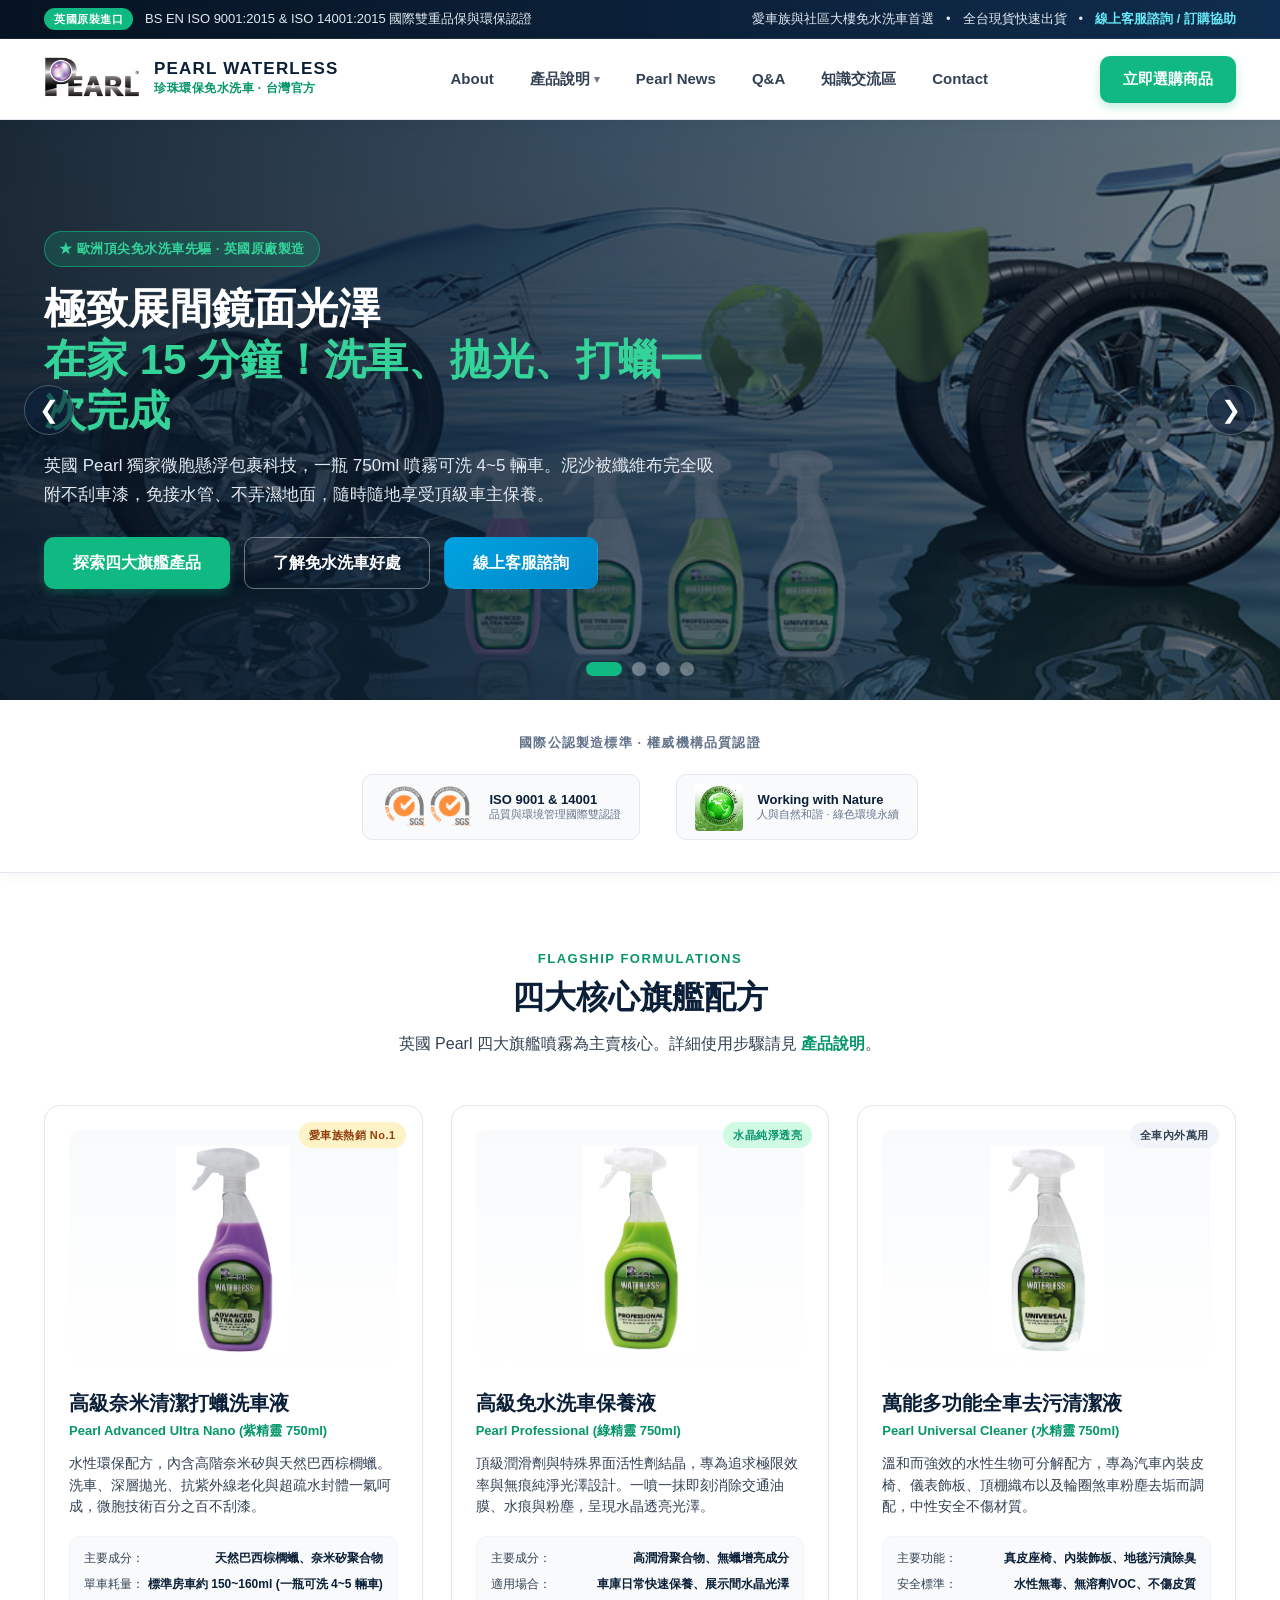
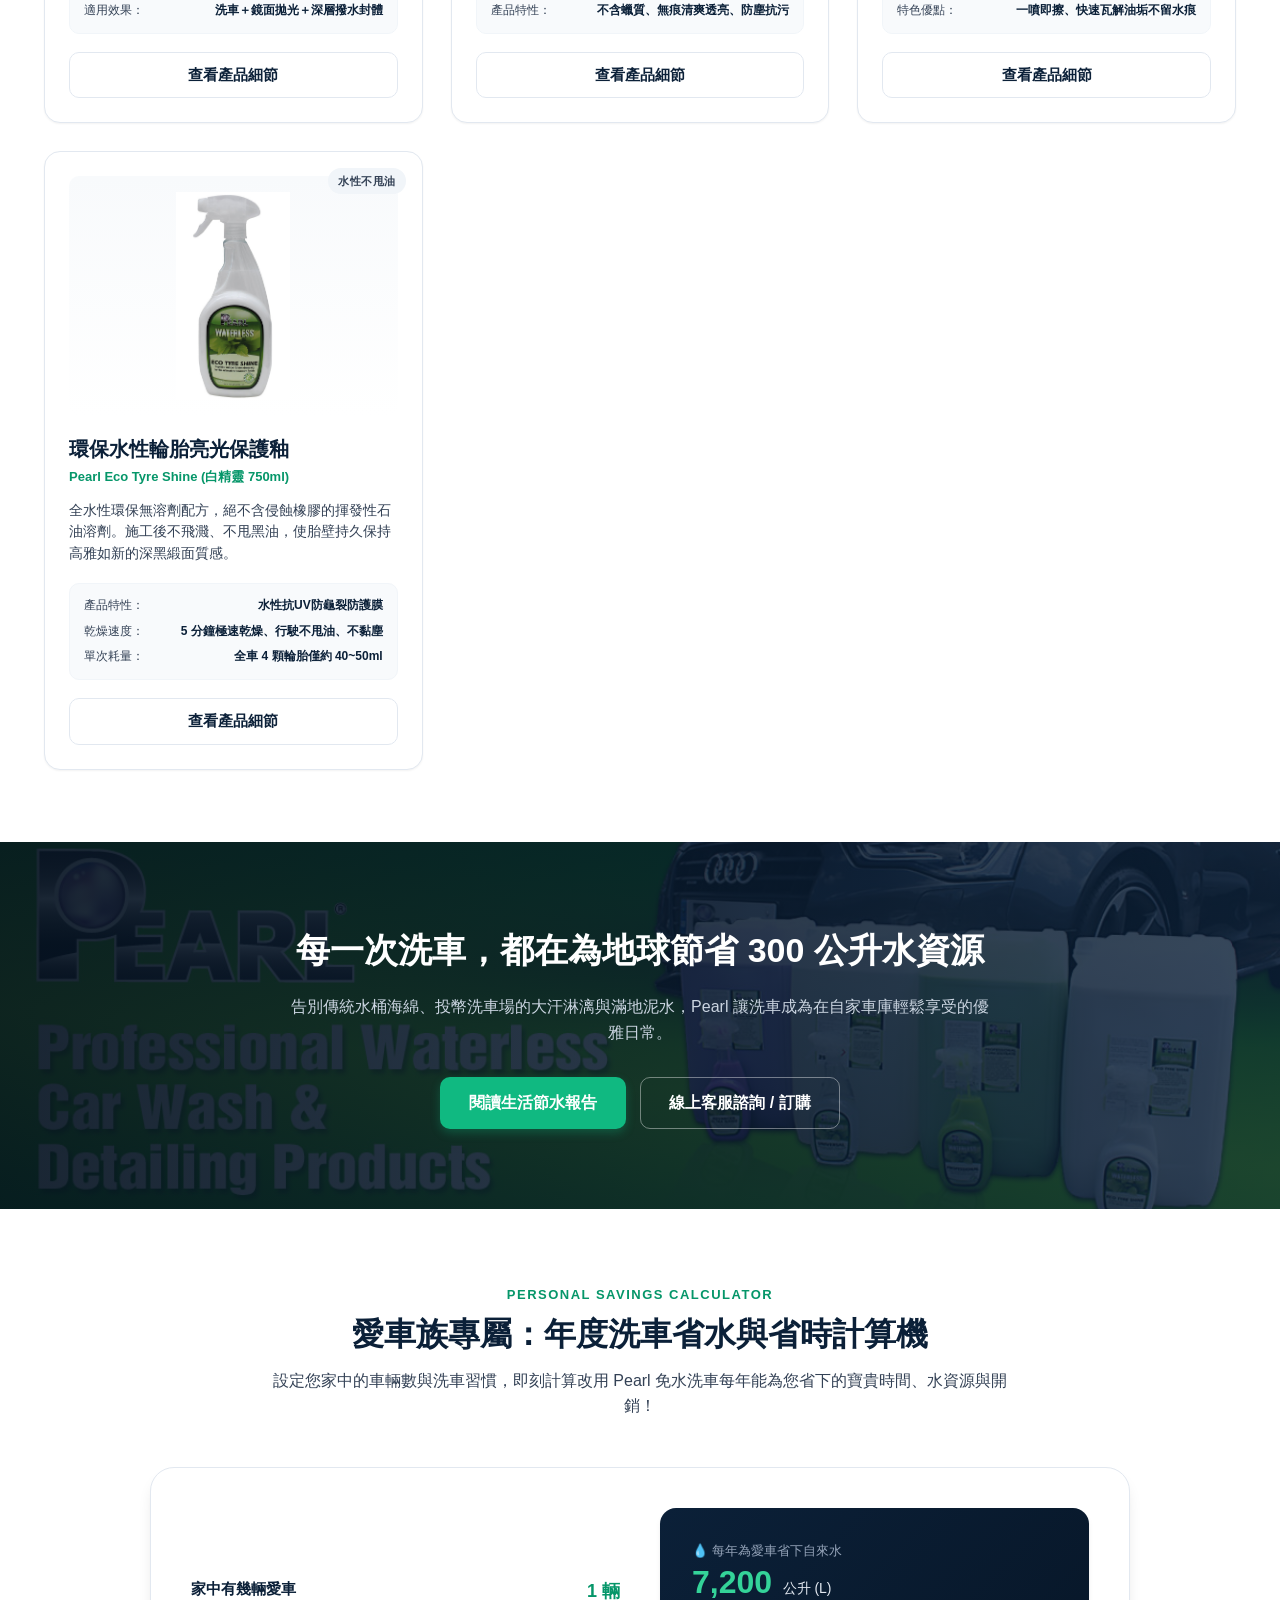
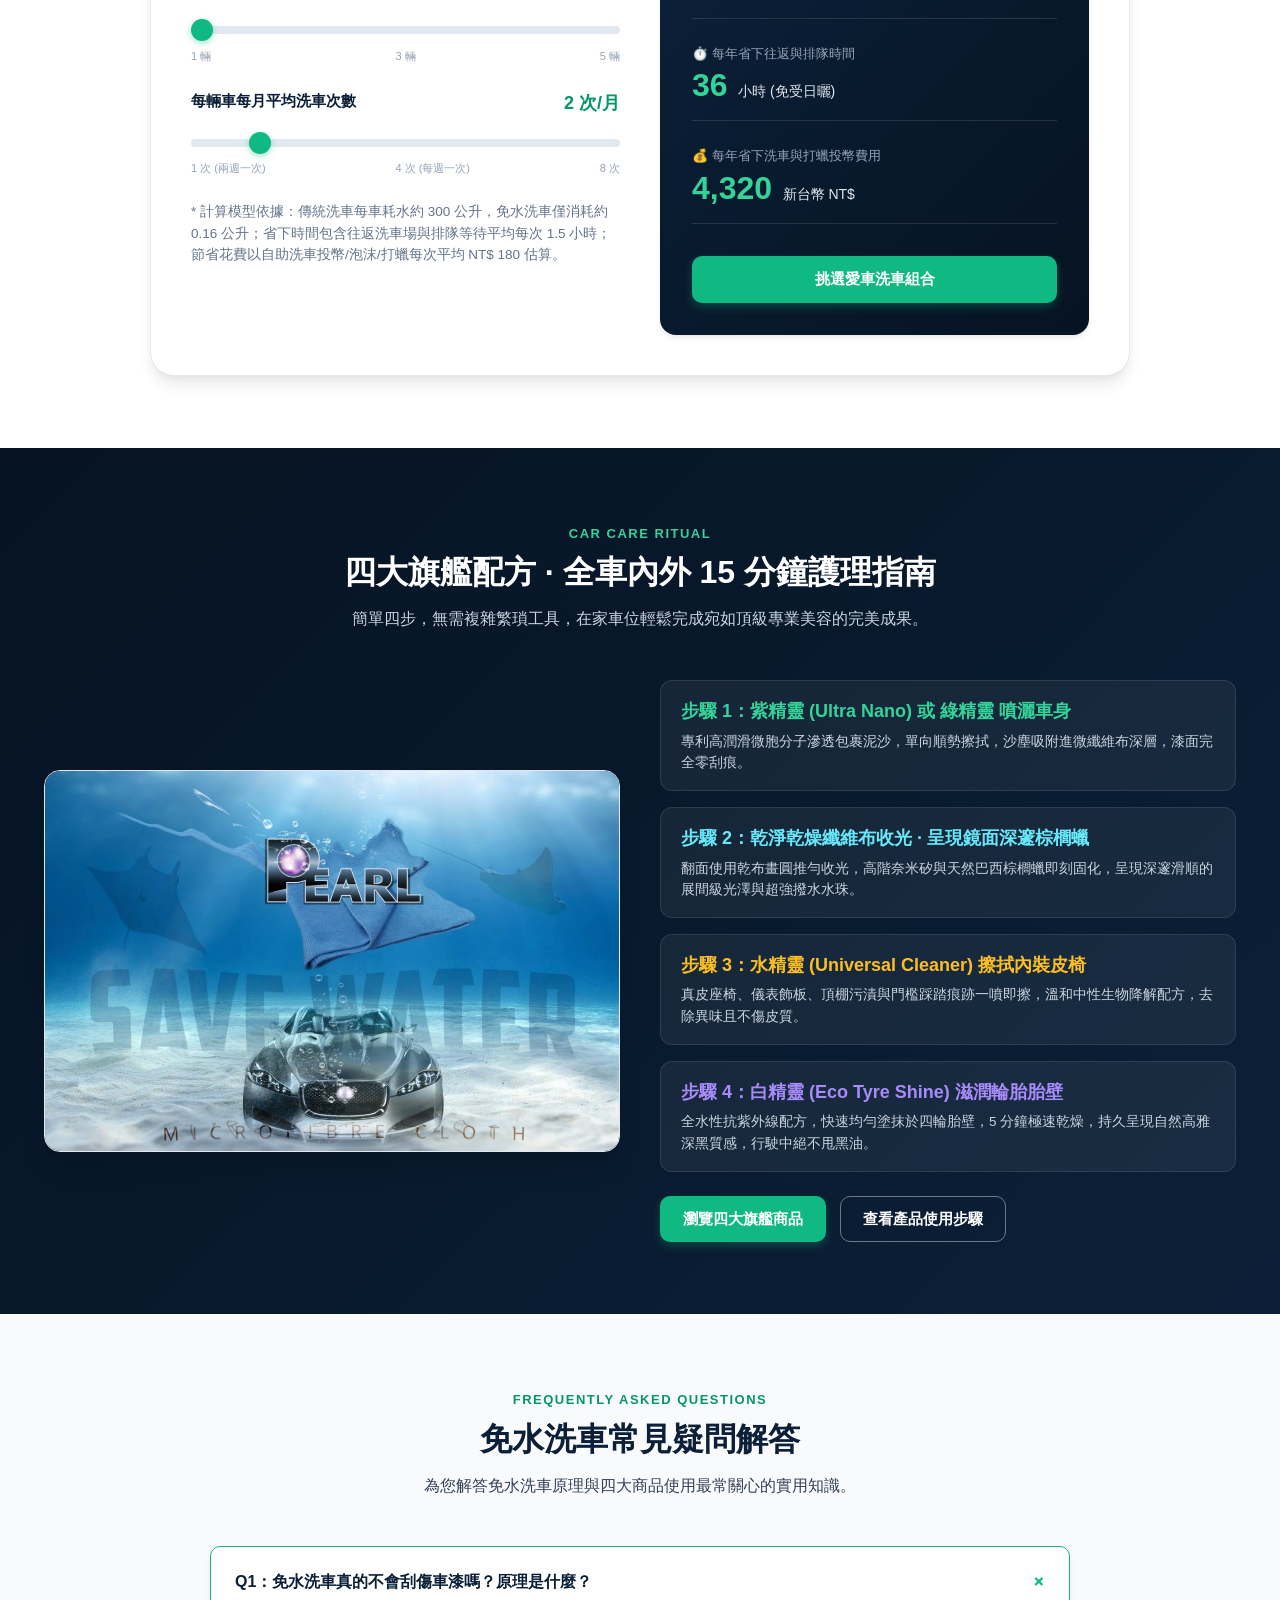
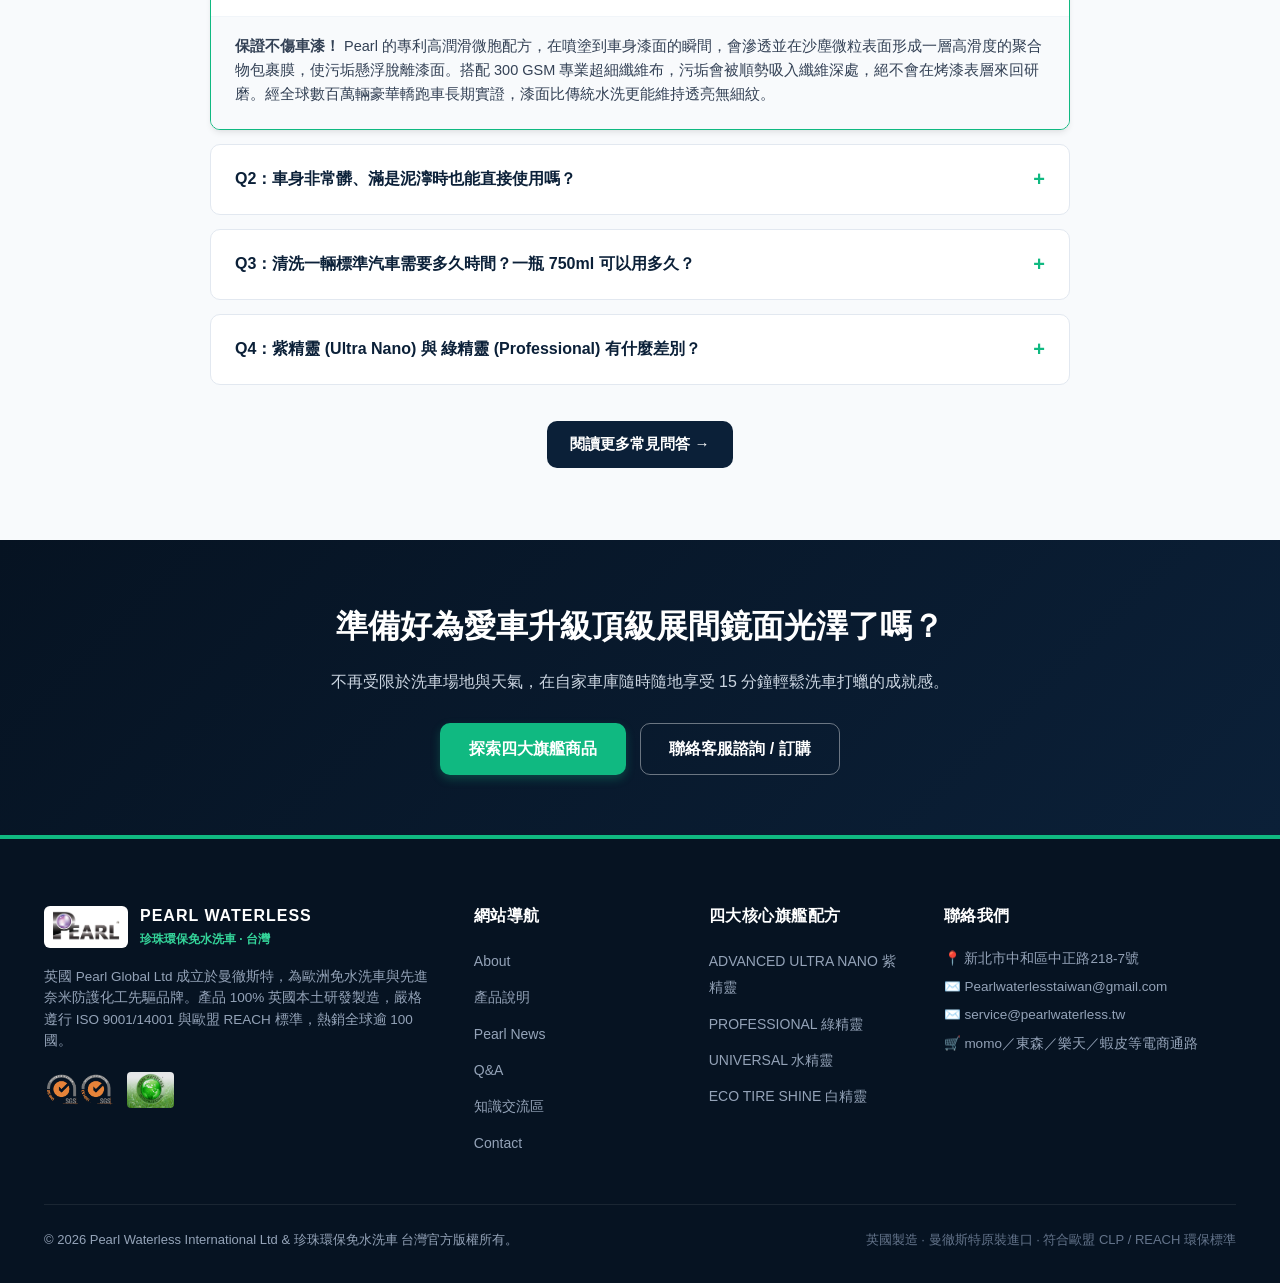
<file: index.html>
<!DOCTYPE html>
<html lang="zh-Hant">
<head>
  <meta charset="UTF-8">
  <meta name="viewport" content="width=device-width, initial-scale=1.0">
  <title>Pearl 珍珠環保免水洗車｜英國原裝進口·在家15分鐘極致展間光澤</title>
  <meta name="description" content="英國 Pearl Global Ltd 官方授權繁體中文站。歐洲領先免水洗車技術、天然巴西棕櫚蠟洗車液。四大核心旗艦配方，一噴一擦不傷車漆，室內車庫隨時隨地清潔打蠟。">
  <link rel="icon" type="image/png" href="assets/images/favicon-16x16.png">
  <link rel="stylesheet" href="style.css">
</head>
<body>

  <!-- 頂部通知公告列 -->
  <div class="top-bar">
    <div class="container">
      <div class="top-bar-left">
        <span class="top-bar-badge">英國原裝進口</span>
        <span>BS EN ISO 9001:2015 &amp; ISO 14001:2015 國際雙重品保與環保認證</span>
      </div>
      <div class="top-bar-right">
        <span>愛車族與社區大樓免水洗車首選</span>
        <span>•</span>
        <span>全台現貨快速出貨</span>
        <span>•</span>
        <a href="contact.html">線上客服諮詢 / 訂購協助</a>
      </div>
    </div>
  </div>

  <!-- 主導航欄 (Header) -->
  <header class="header">
    <div class="container nav-wrap">
      <a href="index.html" class="brand-logo">
        <img src="assets/images/pearlwaterlesslogo.png" alt="Pearl Waterless 珍珠環保免水洗車" class="brand-logo-img">
        <div class="brand-info">
          <span class="brand-text-en">PEARL WATERLESS</span>
          <span class="brand-text-zh">珍珠環保免水洗車 · 台灣官方</span>
        </div>
      </a>

      <nav>
        <ul class="nav-links">
          <li><a href="about.html">About</a></li>
          <li class="nav-item-dropdown">
            <a href="products.html" class="dropdown-toggle">產品說明 <span class="dropdown-caret">▾</span></a>
            <ul class="dropdown-menu">
              <li><a href="products.html#ultra-nano">ADVANCED ULTRA NANO 紫精靈</a></li>
              <li><a href="products.html#professional">PROFESSIONAL 綠精靈</a></li>
              <li><a href="products.html#universal">UNIVERSAL 水精靈</a></li>
              <li><a href="products.html#tyreshine">ECO TIRE SHINE 白精靈</a></li>
              <li><a href="products.html#pro-cloth">Pearl Pro 超細纖維布</a></li>
            </ul>
          </li>
          <li><a href="news.html">Pearl News</a></li>
          <li><a href="faq.html">Q&amp;A</a></li>
          <li><a href="knowledge.html">知識交流區</a></li>
          <li><a href="contact.html">Contact</a></li>
        </ul>
      </nav>

      <div class="nav-actions">
        <a href="products.html" class="btn btn-primary">立即選購商品</a>
        <button class="mobile-menu-btn" aria-label="切換選單">☰</button>
      </div>
    </div>
  </header>

  <!-- 響應式自動輪播主橫幅 (Hero Banner Slider) -->
  <section class="slider-container" aria-label="全幅精選橫幅">
    <div class="slider-wrapper">

      <!-- 投影片 1: 品牌主視覺 -->
      <div class="slide active" style="background-image: url('assets/images/pearlsliderfeb.jpg');">
        <div class="slide-overlay">
          <div class="container">
            <div class="slide-content">
              <span class="slide-tag">★ 歐洲頂尖免水洗車先驅 · 英國原廠製造</span>
              <h1 class="slide-title">
                極致展間鏡面光澤<br>
                <span>在家 15 分鐘！洗車、拋光、打蠟一次完成</span>
              </h1>
              <p class="slide-desc">
                英國 Pearl 獨家微胞懸浮包裹科技，一瓶 750ml 噴霧可洗 4~5 輛車。泥沙被纖維布完全吸附不刮車漆，免接水管、不弄濕地面，隨時隨地享受頂級車主保養。
              </p>
              <div class="slide-buttons">
                <a href="products.html" class="btn btn-primary" style="padding: 12px 28px; font-size: 16px;">探索四大旗艦產品</a>
                <a href="eco-technology.html" class="btn btn-outline" style="padding: 12px 28px; font-size: 16px;">了解免水洗車好處</a>
                <a href="contact.html" class="btn btn-accent" style="padding: 12px 28px; font-size: 16px;">線上客服諮詢</a>
              </div>
            </div>
          </div>
        </div>
      </div>

      <!-- 投影片 2: 都會公寓大樓住戶專用 -->
      <div class="slide" style="background-image: url('assets/images/pearl-waterless-car-wash-mobile-detailing-solutions-1.jpg');">
        <div class="slide-overlay">
          <div class="container">
            <div class="slide-content">
              <span class="slide-tag">◆ 社區大樓與地下停車位最佳首選</span>
              <h2 class="slide-title">
                告別大太陽下排隊洗車<br>
                <span>室內車位隨噴即亮 · 地面乾爽不積水</span>
              </h2>
              <p class="slide-desc">
                專為沒有戶外水龍頭、怕被管委會檢舉排污的大樓住戶設計。不產生任何泥水泡沫，單人輕鬆在地下室車位完成全車清潔與深層棕櫚蠟護理。
              </p>
              <div class="slide-buttons">
                <a href="products.html" class="btn btn-primary" style="padding: 12px 28px; font-size: 16px;">查看商品細節</a>
                <a href="faq.html" class="btn btn-outline" style="padding: 12px 28px; font-size: 16px;">常見問答 FAQ</a>
              </div>
            </div>
          </div>
        </div>
      </div>

      <!-- 投影片 3: 四大核心旗艦配方 -->
      <div class="slide" style="background-image: url('assets/images/Pearl-Global-Ltd-Waterless-Auto-Care-Protective-Solutions.jpg');">
        <div class="slide-overlay">
          <div class="container">
            <div class="slide-content">
              <span class="slide-tag">⚡ 英國原廠四大核心旗艦配方</span>
              <h2 class="slide-title">
                全車內外極致護理<br>
                <span>外觀洗車打蠟 · 內裝萬能去污 · 輪胎深黑亮光</span>
              </h2>
              <p class="slide-desc">
                紫精靈深層打蠟撥水、綠精靈快速透亮除油膜、水精靈內裝皮革去污、白精靈輪胎亮澤不甩油。四大旗艦配方全面呵護愛車。
              </p>
              <div class="slide-buttons">
                <a href="products.html" class="btn btn-primary" style="padding: 12px 28px; font-size: 16px;">探索四大配方</a>
                <a href="contact.html" class="btn btn-outline" style="padding: 12px 28px; font-size: 16px;">聯絡客服諮詢</a>
              </div>
            </div>
          </div>
        </div>
      </div>

      <!-- 投影片 4: 車主好評推薦 -->
      <div class="slide" style="background-image: url('assets/images/newwaterlessslider2.jpg');">
        <div class="slide-overlay">
          <div class="container">
            <div class="slide-content">
              <span class="slide-tag">🌿 車主好評熱推 · 新手零門檻</span>
              <h2 class="slide-title">
                頂級巴西棕櫚蠟深層滋養<br>
                <span>一噴一擦一收光 · 車身如鏡晶亮透黑</span>
              </h2>
              <p class="slide-desc">
                天然植物棕櫚蠟與高潤滑分子滋養車漆，金油層持久防護，雨天水珠自然飛散，隨時維持剛出美容工坊的透亮深邃質感。
              </p>
              <div class="slide-buttons">
                <a href="products.html" class="btn btn-primary" style="padding: 12px 28px; font-size: 16px;">瀏覽商品目錄</a>
                <a href="contact.html" class="btn btn-outline" style="padding: 12px 28px; font-size: 16px;">聯絡客服諮詢</a>
              </div>
            </div>
          </div>
        </div>
      </div>

    </div>

    <!-- 輪播左右切換按鈕 -->
    <button class="slider-arrow slider-prev" aria-label="上一張投影片">&#10094;</button>
    <button class="slider-arrow slider-next" aria-label="下一張投影片">&#10095;</button>

    <!-- 輪播圓點指示器 -->
    <div class="slider-dots"></div>
  </section>

  <!-- 國際權威認證橫條 (Accreditations Strip) -->
  <section class="accreditations">
    <div class="container">
      <div class="accreditations-title">國際公認製造標準 · 權威機構品質認證</div>
      <div class="accreditations-grid">
        <div class="accreditation-card">
          <img src="assets/images/iso9001-14001-lightnew.png" alt="ISO 9001 &amp; ISO 14001 Certified" class="accreditation-img">
          <div class="accreditation-card-text">
            ISO 9001 &amp; 14001
            <small>品質與環境管理國際雙認證</small>
          </div>
        </div>
        <div class="accreditation-card">
          <img src="assets/images/Pearl-Waterless-International-working-in-harmony-with-nature.jpg" alt="Harmony with Nature" class="accreditation-img" style="border-radius: 4px; object-fit: cover; width: 48px;">
          <div class="accreditation-card-text">
            Working with Nature
            <small>人與自然和諧 · 綠色環境永續</small>
          </div>
        </div>
      </div>
    </div>
  </section>

  <!-- 四大核心旗艦配方 (Flagship Core Formulations) -->
  <section class="section" id="flagship-products">
    <div class="container">
      <div class="section-header">
        <span class="section-eyebrow">Flagship Formulations</span>
        <h2 class="section-title">四大核心旗艦配方</h2>
        <p class="section-subtitle">
          英國 Pearl 四大旗艦噴霧為主賣核心。詳細使用步驟請見 <a href="products.html" style="color:var(--accent-emerald-dark);font-weight:700;">產品說明</a>。
        </p>
      </div>

      <div class="products-grid">

        <!-- 產品 1: Advanced Ultra Nano (紫精靈) -->
        <div class="product-card">
          <span class="product-card-tag tag-hot">愛車族熱銷 No.1</span>
          <div class="product-img-wrap">
            <img src="assets/images/NANO.jpg" alt="Pearl Advanced Ultra Nano" class="product-img">
          </div>
          <h3>高級奈米清潔打蠟洗車液</h3>
          <div class="product-en-name">Pearl Advanced Ultra Nano (紫精靈 750ml)</div>
          <p>
            水性環保配方，內含高階奈米矽與天然巴西棕櫚蠟。洗車、深層拋光、抗紫外線老化與超疏水封體一氣呵成，微胞技術百分之百不刮漆。
          </p>
          <div class="product-specs">
            <span>主要成分：<b>天然巴西棕櫚蠟、奈米矽聚合物</b></span>
            <span>單車耗量：<b>標準房車約 150~160ml (一瓶可洗 4~5 輛車)</b></span>
            <span>適用效果：<b>洗車＋鏡面拋光＋深層撥水封體</b></span>
          </div>
          <a href="products.html#ultra-nano" class="btn btn-outline-dark" style="width: 100%;">查看產品細節</a>
        </div>

        <!-- 產品 2: Pearl Professional (綠精靈) -->
        <div class="product-card">
          <span class="product-card-tag tag-emerald">水晶純淨透亮</span>
          <div class="product-img-wrap">
            <img src="assets/images/P1A.jpg" alt="Pearl Professional Green" class="product-img">
          </div>
          <h3>高級免水洗車保養液</h3>
          <div class="product-en-name">Pearl Professional (綠精靈 750ml)</div>
          <p>
            頂級潤滑劑與特殊界面活性劑結晶，專為追求極限效率與無痕純淨光澤設計。一噴一抹即刻消除交通油膜、水痕與粉塵，呈現水晶透亮光澤。
          </p>
          <div class="product-specs">
            <span>主要成分：<b>高潤滑聚合物、無蠟增亮成分</b></span>
            <span>適用場合：<b>車庫日常快速保養、展示間水晶光澤</b></span>
            <span>產品特性：<b>不含蠟質、無痕清爽透亮、防塵抗污</b></span>
          </div>
          <a href="products.html#professional" class="btn btn-outline-dark" style="width: 100%;">查看產品細節</a>
        </div>

        <!-- 產品 3: Universal Cleaner (水精靈) -->
        <div class="product-card">
          <span class="product-card-tag">全車內外萬用</span>
          <div class="product-img-wrap">
            <img src="assets/images/U12.jpg" alt="Pearl Universal Cleaner" class="product-img">
          </div>
          <h3>萬能多功能全車去污清潔液</h3>
          <div class="product-en-name">Pearl Universal Cleaner (水精靈 750ml)</div>
          <p>
            溫和而強效的水性生物可分解配方，專為汽車內裝皮椅、儀表飾板、頂棚織布以及輪圈煞車粉塵去垢而調配，中性安全不傷材質。
          </p>
          <div class="product-specs">
            <span>主要功能：<b>真皮座椅、內裝飾板、地毯污漬除臭</b></span>
            <span>安全標準：<b>水性無毒、無溶劑VOC、不傷皮質</b></span>
            <span>特色優點：<b>一噴即擦、快速瓦解油垢不留水痕</b></span>
          </div>
          <a href="products.html#universal" class="btn btn-outline-dark" style="width: 100%;">查看產品細節</a>
        </div>

        <!-- 產品 4: Eco Tyre Shine (白精靈) -->
        <div class="product-card">
          <span class="product-card-tag">水性不甩油</span>
          <div class="product-img-wrap">
            <img src="assets/images/EC1.jpg" alt="Pearl Eco Tyre Shine" class="product-img">
          </div>
          <h3>環保水性輪胎亮光保護釉</h3>
          <div class="product-en-name">Pearl Eco Tyre Shine (白精靈 750ml)</div>
          <p>
            全水性環保無溶劑配方，絕不含侵蝕橡膠的揮發性石油溶劑。施工後不飛濺、不甩黑油，使胎壁持久保持高雅如新的深黑緞面質感。
          </p>
          <div class="product-specs">
            <span>產品特性：<b>水性抗UV防龜裂防護膜</b></span>
            <span>乾燥速度：<b>5 分鐘極速乾燥、行駛不甩油、不黏塵</b></span>
            <span>單次耗量：<b>全車 4 顆輪胎僅約 40~50ml</b></span>
          </div>
          <a href="products.html#tyreshine" class="btn btn-outline-dark" style="width: 100%;">查看產品細節</a>
        </div>

      </div>
    </div>
  </section>

  <!-- 全幅橫幅：生活節水與免水洗車體驗 -->
  <section class="full-banner-cta" style="background-image: url('assets/images/pearlbanner.jpg');">
    <div class="container">
      <h2>每一次洗車，都在為地球節省 300 公升水資源</h2>
      <p>
        告別傳統水桶海綿、投幣洗車場的大汗淋漓與滿地泥水，Pearl 讓洗車成為在自家車庫輕鬆享受的優雅日常。
      </p>
      <div style="display: flex; gap: 14px; justify-content: center; flex-wrap: wrap;">
        <a href="eco-technology.html" class="btn btn-primary" style="padding: 12px 28px; font-size: 16px;">閱讀生活節水報告</a>
        <a href="contact.html" class="btn btn-outline" style="padding: 12px 28px; font-size: 16px;">線上客服諮詢 / 訂購</a>
      </div>
    </div>
  </section>

  <!-- 車友專屬省水省時計算機 (Personal Car Wash Savings Calculator) -->
  <section class="section">
    <div class="container">
      <div class="section-header">
        <span class="section-eyebrow">Personal Savings Calculator</span>
        <h2 class="section-title">愛車族專屬：年度洗車省水與省時計算機</h2>
        <p class="section-subtitle">
          設定您家中的車輛數與洗車習慣，即刻計算改用 Pearl 免水洗車每年能為您省下的寶貴時間、水資源與開銷！
        </p>
      </div>

      <div class="calc-card">
        <div class="calc-grid">
          <div class="calc-inputs">
            <div class="calc-control">
              <div class="calc-label">
                <span>家中有幾輛愛車</span>
                <span id="calc-fleet-val" class="calc-value-badge">1 輛</span>
              </div>
              <input type="range" id="calc-fleet" class="calc-slider" min="1" max="5" value="1" step="1">
              <div style="display: flex; justify-content: space-between; font-size: 11px; color: #94A3B8; margin-top: 4px;">
                <span>1 輛</span>
                <span>3 輛</span>
                <span>5 輛</span>
              </div>
            </div>

            <div class="calc-control">
              <div class="calc-label">
                <span>每輛車每月平均洗車次數</span>
                <span id="calc-washes-val" class="calc-value-badge">2 次/月</span>
              </div>
              <input type="range" id="calc-washes" class="calc-slider" min="1" max="8" value="2" step="1">
              <div style="display: flex; justify-content: space-between; font-size: 11px; color: #94A3B8; margin-top: 4px;">
                <span>1 次 (兩週一次)</span>
                <span>4 次 (每週一次)</span>
                <span>8 次</span>
              </div>
            </div>

            <p style="font-size: 13.5px; color: var(--text-muted); line-height: 1.6;">
              * 計算模型依據：傳統洗車每車耗水約 300 公升，免水洗車僅消耗約 0.16 公升；省下時間包含往返洗車場與排隊等待平均每次 1.5 小時；節省花費以自助洗車投幣/泡沫/打蠟每次平均 NT$ 180 估算。
            </p>
          </div>

          <div class="calc-results">
            <div class="calc-result-item">
              <span class="calc-result-label">💧 每年為愛車省下自來水</span>
              <div>
                <span id="calc-water-saved" class="calc-result-num">7,200</span>
                <span class="calc-result-unit">公升 (L)</span>
              </div>
            </div>

            <div class="calc-result-item">
              <span class="calc-result-label">⏱️ 每年省下往返與排隊時間</span>
              <div>
                <span id="calc-co2-reduced" class="calc-result-num">36</span>
                <span class="calc-result-unit">小時 (免受日曬)</span>
              </div>
            </div>

            <div class="calc-result-item">
              <span class="calc-result-label">💰 每年省下洗車與打蠟投幣費用</span>
              <div>
                <span id="calc-money-saved" class="calc-result-num">4,320</span>
                <span class="calc-result-unit">新台幣 NT$</span>
              </div>
            </div>

            <a href="products.html" class="btn btn-primary" style="margin-top: 8px;">挑選愛車洗車組合</a>
          </div>
        </div>
      </div>
    </div>
  </section>

  <!-- 四大旗艦全車施工指南 (Complete 4-Product Detailing Routine) -->
  <section class="section section-dark">
    <div class="container">
      <div class="section-header">
        <span class="section-eyebrow">Car Care Ritual</span>
        <h2 class="section-title">四大旗艦配方 · 全車內外 15 分鐘護理指南</h2>
        <p class="section-subtitle">
          簡單四步，無需複雜繁瑣工具，在家車位輕鬆完成宛如頂級專業美容的完美成果。
        </p>
      </div>

      <div class="showcase-grid">
        <div class="showcase-img-frame">
          <img src="assets/images/pearl-pro-microfibre-cloth-1024x735.jpg" alt="Pearl Car Care Ritual" style="height: 380px; object-fit: cover;">
        </div>

        <div style="display: flex; flex-direction: column; justify-content: center; gap: 16px;">
          <div style="background: rgba(255, 255, 255, 0.06); padding: 16px 20px; border-radius: 12px; border: 1px solid rgba(255, 255, 255, 0.1);">
            <h3 style="color: #34D399; font-size: 18px; margin-bottom: 4px;">步驟 1：紫精靈 (Ultra Nano) 或 綠精靈 噴灑車身</h3>
            <p style="font-size: 13.5px; color: #CBD5E1; line-height: 1.6;">
              專利高潤滑微胞分子滲透包裹泥沙，單向順勢擦拭，沙塵吸附進微纖維布深層，漆面完全零刮痕。
            </p>
          </div>

          <div style="background: rgba(255, 255, 255, 0.06); padding: 16px 20px; border-radius: 12px; border: 1px solid rgba(255, 255, 255, 0.1);">
            <h3 style="color: #67E8F9; font-size: 18px; margin-bottom: 4px;">步驟 2：乾淨乾燥纖維布收光 · 呈現鏡面深邃棕櫚蠟</h3>
            <p style="font-size: 13.5px; color: #CBD5E1; line-height: 1.6;">
              翻面使用乾布畫圓推勻收光，高階奈米矽與天然巴西棕櫚蠟即刻固化，呈現深邃滑順的展間級光澤與超強撥水水珠。
            </p>
          </div>

          <div style="background: rgba(255, 255, 255, 0.06); padding: 16px 20px; border-radius: 12px; border: 1px solid rgba(255, 255, 255, 0.1);">
            <h3 style="color: #FBBF24; font-size: 18px; margin-bottom: 4px;">步驟 3：水精靈 (Universal Cleaner) 擦拭內裝皮椅</h3>
            <p style="font-size: 13.5px; color: #CBD5E1; line-height: 1.6;">
              真皮座椅、儀表飾板、頂棚污漬與門檻踩踏痕跡一噴即擦，溫和中性生物降解配方，去除異味且不傷皮質。
            </p>
          </div>

          <div style="background: rgba(255, 255, 255, 0.06); padding: 16px 20px; border-radius: 12px; border: 1px solid rgba(255, 255, 255, 0.1);">
            <h3 style="color: #A78BFA; font-size: 18px; margin-bottom: 4px;">步驟 4：白精靈 (Eco Tyre Shine) 滋潤輪胎胎壁</h3>
            <p style="font-size: 13.5px; color: #CBD5E1; line-height: 1.6;">
              全水性抗紫外線配方，快速均勻塗抹於四輪胎壁，5 分鐘極速乾燥，持久呈現自然高雅深黑質感，行駛中絕不甩黑油。
            </p>
          </div>

          <div style="display: flex; gap: 14px; flex-wrap: wrap; margin-top: 8px;">
            <a href="products.html" class="btn btn-primary">瀏覽四大旗艦商品</a>
            <a href="products.html" class="btn btn-outline">查看產品使用步驟</a>
          </div>
        </div>
      </div>
    </div>
  </section>

  <!-- 常見問題摘要 (FAQ Preview) -->
  <section class="section section-alt">
    <div class="container">
      <div class="section-header">
        <span class="section-eyebrow">Frequently Asked Questions</span>
        <h2 class="section-title">免水洗車常見疑問解答</h2>
        <p class="section-subtitle">
          為您解答免水洗車原理與四大商品使用最常關心的實用知識。
        </p>
      </div>

      <div class="faq-list">
        <div class="faq-item active">
          <button class="faq-question">
            <span>Q1：免水洗車真的不會刮傷車漆嗎？原理是什麼？</span>
            <span class="faq-icon">+</span>
          </button>
          <div class="faq-answer">
            <p>
              <b>保證不傷車漆！</b> Pearl 的專利高潤滑微胞配方，在噴塗到車身漆面的瞬間，會滲透並在沙塵微粒表面形成一層高滑度的聚合物包裹膜，使污垢懸浮脫離漆面。搭配 300 GSM 專業超細纖維布，污垢會被順勢吸入纖維深處，絕不會在烤漆表層來回研磨。經全球數百萬輛豪華轎跑車長期實證，漆面比傳統水洗更能維持透亮無細紋。
            </p>
          </div>
        </div>

        <div class="faq-item">
          <button class="faq-question">
            <span>Q2：車身非常髒、滿是泥濘時也能直接使用嗎？</span>
            <span class="faq-icon">+</span>
          </button>
          <div class="faq-answer">
            <p>
              如果車身剛從重度越野場地回來、下護板積滿大塊泥塊厚垢，建議先用少量清水簡單沖掉大塊結塊土塊；而對於一般城市日常行駛所累積的浮塵、雨水污漬、交通油膜與鳥糞樹汁，Pearl 免水洗車液均能直接噴灑擦拭，並在清潔同時形成深層巴西棕櫚蠟防護膜。
            </p>
          </div>
        </div>

        <div class="faq-item">
          <button class="faq-question">
            <span>Q3：清洗一輛標準汽車需要多久時間？一瓶 750ml 可以用多久？</span>
            <span class="faq-icon">+</span>
          </button>
          <div class="faq-answer">
            <p>
              一般車主清洗一輛標準房車（Sedan）僅需約 15~20 分鐘；休旅車（SUV）約 20~25 分鐘。平均耗液量約 150~160ml，搭配 2 條超細纖維布（一條擦除污垢，另一條乾布鏡面收光），無需任何等待風乾或擦拭水痕的時間。<b>一瓶 750ml 可完整洗淨 4~5 輛車！</b>
            </p>
          </div>
        </div>

        <div class="faq-item">
          <button class="faq-question">
            <span>Q4：紫精靈 (Ultra Nano) 與 綠精靈 (Professional) 有什麼差別？</span>
            <span class="faq-icon">+</span>
          </button>
          <div class="faq-answer">
            <p>
              <b>Advanced Ultra Nano（紫精靈）：</b>添加天然頂級巴西棕櫚蠟與高階奈米矽成分，能在清潔的同時完成深度封體、鏡面增豔與抗紫外線防護，特別適合追求極致展間深邃光澤與撥水水珠效果的愛車車主。<br><br>
              <b>Pearl Professional（綠精靈）：</b>不含蠟質，專為追求最快施工速度、無痕純淨水晶光澤設計，極為適合日常頻繁除塵、新車展示透亮以及貼有車身包膜、消光漆車輛使用。
            </p>
          </div>
        </div>
      </div>

      <div style="text-align: center; margin-top: 36px;">
        <a href="faq.html" class="btn btn-navy">閱讀更多常見問答 →</a>
      </div>
    </div>
  </section>

  <!-- 底部召喚 (Bottom CTA) -->
  <section class="section section-dark" style="text-align: center; padding: 60px 0;">
    <div class="container" style="max-width: 760px;">
      <h2 style="font-size: 32px; font-weight: 800; margin-bottom: 16px;">準備好為愛車升級頂級展間鏡面光澤了嗎？</h2>
      <p style="font-size: 16px; color: #CBD5E1; margin-bottom: 28px;">
        不再受限於洗車場地與天氣，在自家車庫隨時隨地享受 15 分鐘輕鬆洗車打蠟的成就感。
      </p>
      <div style="display: flex; gap: 14px; justify-content: center; flex-wrap: wrap;">
        <a href="products.html" class="btn btn-primary" style="padding: 12px 28px; font-size: 16px;">探索四大旗艦商品</a>
        <a href="contact.html" class="btn btn-outline" style="padding: 12px 28px; font-size: 16px;">聯絡客服諮詢 / 訂購</a>
      </div>
    </div>
  </section>

  <!-- 頁腳 Footer -->
  <footer class="footer">
    <div class="container">
      <div class="footer-grid">
        <div class="footer-col">
          <div style="display: flex; align-items: center; gap: 12px; margin-bottom: 16px;">
            <img src="assets/images/pearlwaterlesslogo.png" alt="Pearl Logo" style="height: 42px; width: auto; background: #fff; padding: 4px 8px; border-radius: 6px;">
            <div>
              <div style="color: #fff; font-weight: 800; font-size: 16px; letter-spacing: 1px;">PEARL WATERLESS</div>
              <div style="color: #34D399; font-size: 12px; font-weight: 600;">珍珠環保免水洗車 · 台灣</div>
            </div>
          </div>
          <p style="font-size: 13.5px; color: #94A3B8; line-height: 1.6; margin-bottom: 20px;">
            英國 Pearl Global Ltd 成立於曼徹斯特，為歐洲免水洗車與先進奈米防護化工先驅品牌。產品 100% 英國本土研發製造，嚴格遵行 ISO 9001/14001 與歐盟 REACH 標準，熱銷全球逾 100 國。
          </p>
          <div style="display: flex; gap: 12px; align-items: center;">
            <img src="assets/images/iso9001-14001-lightnew.png" alt="ISO" style="height: 36px; opacity: 0.9;">
            <img src="assets/images/Pearl-Waterless-International-working-in-harmony-with-nature.jpg" alt="Harmony with Nature" style="height: 36px; border-radius: 4px; opacity: 0.9;">
          </div>
        </div>

        <div class="footer-col">
          <h4>網站導航</h4>
          <ul>
            <li><a href="about.html">About</a></li>
            <li><a href="products.html">產品說明</a></li>
            <li><a href="news.html">Pearl News</a></li>
            <li><a href="faq.html">Q&amp;A</a></li>
            <li><a href="knowledge.html">知識交流區</a></li>
            <li><a href="contact.html">Contact</a></li>
          </ul>
        </div>

        <div class="footer-col">
          <h4>四大核心旗艦配方</h4>
          <ul>
            <li><a href="products.html#ultra-nano">ADVANCED ULTRA NANO 紫精靈</a></li>
            <li><a href="products.html#professional">PROFESSIONAL 綠精靈</a></li>
            <li><a href="products.html#universal">UNIVERSAL 水精靈</a></li>
            <li><a href="products.html#tyreshine">ECO TIRE SHINE 白精靈</a></li>
          </ul>
        </div>

        <div class="footer-col">
          <h4>聯絡我們</h4>
          <div style="font-size: 13.5px; color: #94A3B8; display: flex; flex-direction: column; gap: 6px;">
            <span>📍 新北市中和區中正路218-7號</span>
            <span>✉️ Pearlwaterlesstaiwan@gmail.com</span>
            <span>✉️ service@pearlwaterless.tw</span>
            <span>🛒 momo／東森／樂天／蝦皮等電商通路</span>
          </div>
        </div>
      </div>

      <div class="footer-bottom">
        <div>&copy; 2026 Pearl Waterless International Ltd &amp; 珍珠環保免水洗車 台灣官方版權所有。</div>
        <div style="color: #64748B;">
          英國製造 · 曼徹斯特原裝進口 · 符合歐盟 CLP / REACH 環保標準
        </div>
      </div>
    </div>
  </footer>

  <script src="script.js"></script>
</body>
</html>
</file>
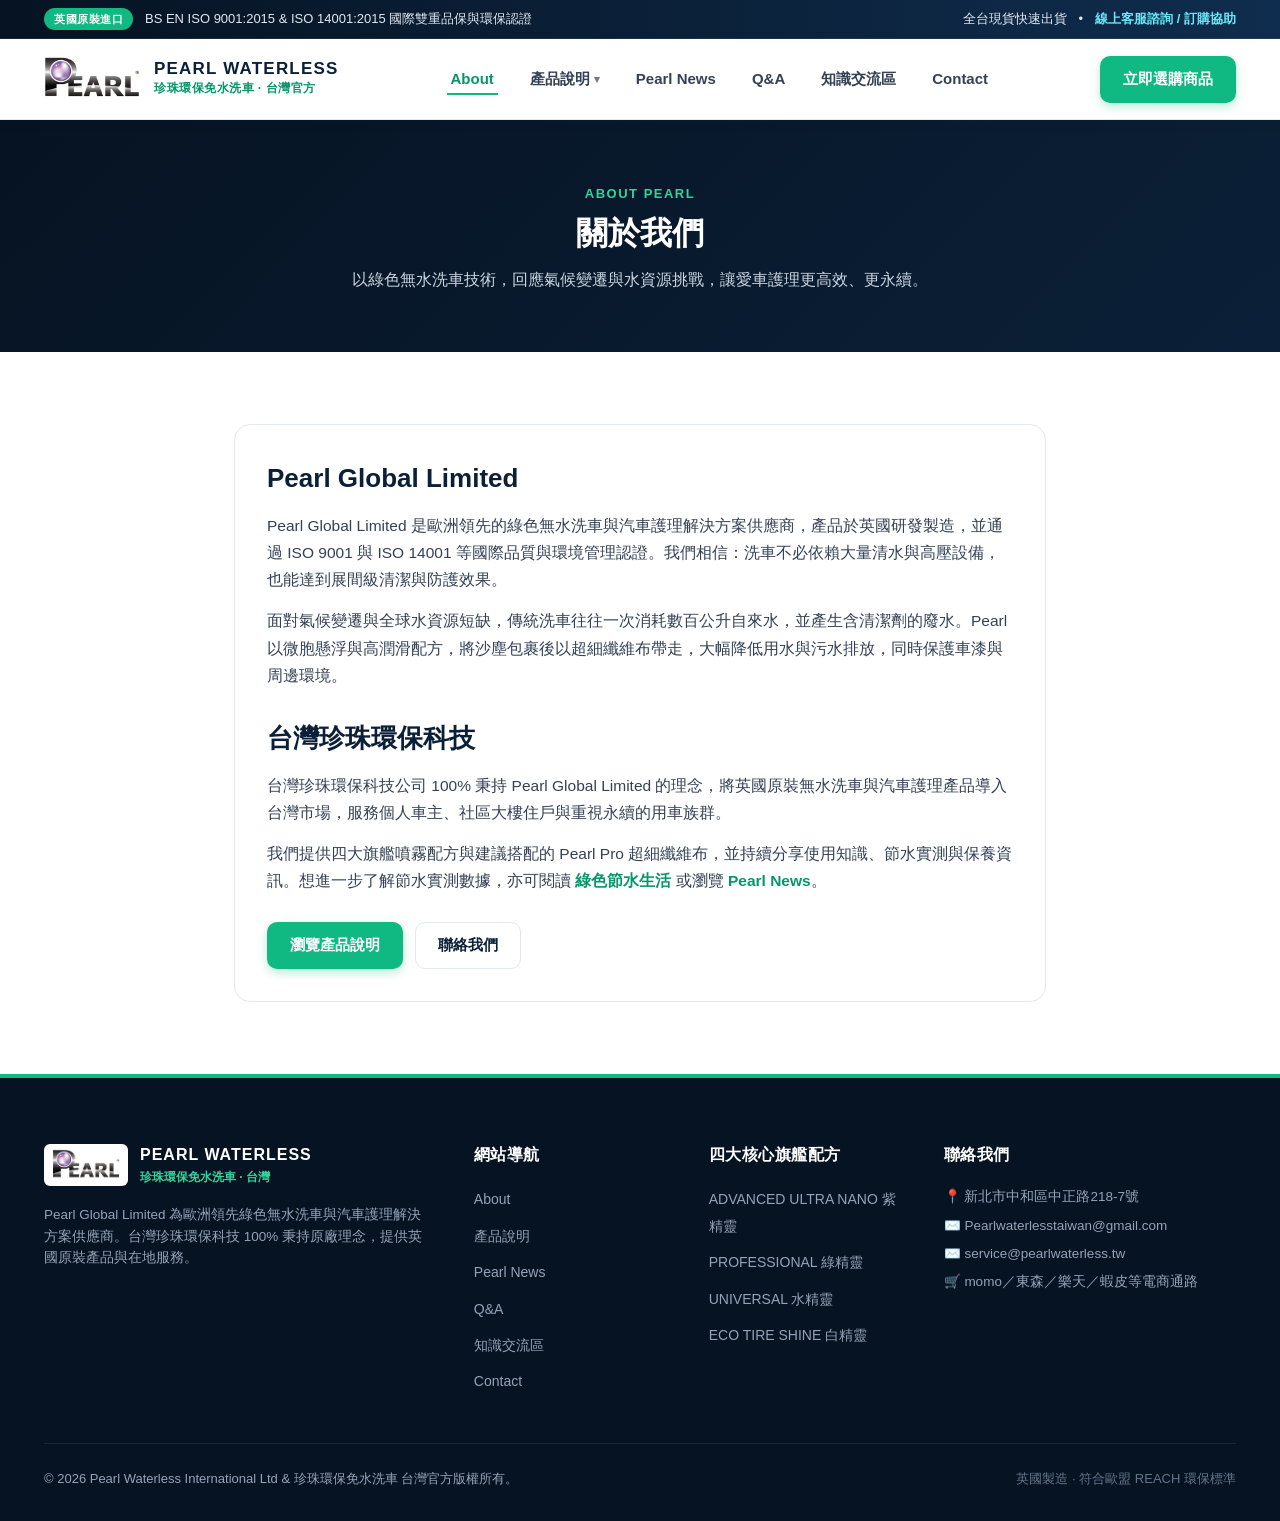
<file: about.html>
<!DOCTYPE html>
<html lang="zh-Hant">
<head>
  <meta charset="UTF-8">
  <meta name="viewport" content="width=device-width, initial-scale=1.0">
  <title>About｜Pearl 珍珠環保免水洗車</title>
  <meta name="description" content="認識 Pearl Global Limited 與台灣珍珠環保科技：歐洲領先綠色無水洗車與汽車護理解決方案，因應氣候變遷與水資源短缺。">
  <link rel="icon" type="image/png" href="assets/images/favicon-16x16.png">
  <link rel="stylesheet" href="style.css">
</head>
<body>

  <div class="top-bar">
    <div class="container">
      <div class="top-bar-left">
        <span class="top-bar-badge">英國原裝進口</span>
        <span>BS EN ISO 9001:2015 &amp; ISO 14001:2015 國際雙重品保與環保認證</span>
      </div>
      <div class="top-bar-right">
        <span>全台現貨快速出貨</span>
        <span>•</span>
        <a href="contact.html">線上客服諮詢 / 訂購協助</a>
      </div>
    </div>
  </div>

  <header class="header">
    <div class="container nav-wrap">
      <a href="index.html" class="brand-logo">
        <img src="assets/images/pearlwaterlesslogo.png" alt="Pearl Waterless 珍珠環保免水洗車" class="brand-logo-img">
        <div class="brand-info">
          <span class="brand-text-en">PEARL WATERLESS</span>
          <span class="brand-text-zh">珍珠環保免水洗車 · 台灣官方</span>
        </div>
      </a>
      <nav>
        <ul class="nav-links">
          <li><a href="about.html" class="active">About</a></li>
          <li class="nav-item-dropdown">
            <a href="products.html" class="dropdown-toggle">產品說明 <span class="dropdown-caret">▾</span></a>
            <ul class="dropdown-menu">
              <li><a href="products.html#ultra-nano">ADVANCED ULTRA NANO 紫精靈</a></li>
              <li><a href="products.html#professional">PROFESSIONAL 綠精靈</a></li>
              <li><a href="products.html#universal">UNIVERSAL 水精靈</a></li>
              <li><a href="products.html#tyreshine">ECO TIRE SHINE 白精靈</a></li>
              <li><a href="products.html#pro-cloth">Pearl Pro 超細纖維布</a></li>
            </ul>
          </li>
          <li><a href="news.html">Pearl News</a></li>
          <li><a href="faq.html">Q&amp;A</a></li>
          <li><a href="knowledge.html">知識交流區</a></li>
          <li><a href="contact.html">Contact</a></li>
        </ul>
      </nav>
      <div class="nav-actions">
        <a href="products.html" class="btn btn-primary">立即選購商品</a>
        <button class="mobile-menu-btn" aria-label="切換選單">☰</button>
      </div>
    </div>
  </header>

  <section class="section section-dark" style="padding: 60px 0;">
    <div class="container" style="text-align: center;">
      <span class="section-eyebrow" style="color: #34D399;">About Pearl</span>
      <h1 class="section-title">關於我們</h1>
      <p class="section-subtitle" style="max-width: 720px; margin: 0 auto;">
        以綠色無水洗車技術，回應氣候變遷與水資源挑戰，讓愛車護理更高效、更永續。
      </p>
    </div>
  </section>

  <section class="section">
    <div class="container" style="max-width: 860px;">
      <div class="article-body" style="margin: 0 auto;">
        <h2>Pearl Global Limited</h2>
        <p>
          Pearl Global Limited 是歐洲領先的綠色無水洗車與汽車護理解決方案供應商，產品於英國研發製造，並通過 ISO 9001 與 ISO 14001 等國際品質與環境管理認證。我們相信：洗車不必依賴大量清水與高壓設備，也能達到展間級清潔與防護效果。
        </p>
        <p>
          面對氣候變遷與全球水資源短缺，傳統洗車往往一次消耗數百公升自來水，並產生含清潔劑的廢水。Pearl 以微胞懸浮與高潤滑配方，將沙塵包裹後以超細纖維布帶走，大幅降低用水與污水排放，同時保護車漆與周邊環境。
        </p>
        <h2 style="margin-top: 28px;">台灣珍珠環保科技</h2>
        <p>
          台灣珍珠環保科技公司 100% 秉持 Pearl Global Limited 的理念，將英國原裝無水洗車與汽車護理產品導入台灣市場，服務個人車主、社區大樓住戶與重視永續的用車族群。
        </p>
        <p>
          我們提供四大旗艦噴霧配方與建議搭配的 Pearl Pro 超細纖維布，並持續分享使用知識、節水實測與保養資訊。想進一步了解節水實測數據，亦可閱讀
          <a href="eco-technology.html" style="color: var(--accent-emerald-dark); font-weight: 700;">綠色節水生活</a>
          或瀏覽
          <a href="news.html" style="color: var(--accent-emerald-dark); font-weight: 700;">Pearl News</a>。
        </p>
        <div style="margin-top: 28px; display: flex; gap: 12px; flex-wrap: wrap;">
          <a href="products.html" class="btn btn-primary">瀏覽產品說明</a>
          <a href="contact.html" class="btn btn-outline-dark">聯絡我們</a>
        </div>
      </div>
    </div>
  </section>

  <footer class="footer">
    <div class="container">
      <div class="footer-grid">
        <div class="footer-col">
          <div style="display: flex; align-items: center; gap: 12px; margin-bottom: 16px;">
            <img src="assets/images/pearlwaterlesslogo.png" alt="Pearl Logo" style="height: 42px; width: auto; background: #fff; padding: 4px 8px; border-radius: 6px;">
            <div>
              <div style="color: #fff; font-weight: 800; font-size: 16px; letter-spacing: 1px;">PEARL WATERLESS</div>
              <div style="color: #34D399; font-size: 12px; font-weight: 600;">珍珠環保免水洗車 · 台灣</div>
            </div>
          </div>
          <p style="font-size: 13.5px; color: #94A3B8; line-height: 1.6; margin-bottom: 20px;">
            Pearl Global Limited 為歐洲領先綠色無水洗車與汽車護理解決方案供應商。台灣珍珠環保科技 100% 秉持原廠理念，提供英國原裝產品與在地服務。
          </p>
        </div>
        <div class="footer-col">
          <h4>網站導航</h4>
          <ul>
            <li><a href="about.html">About</a></li>
            <li><a href="products.html">產品說明</a></li>
            <li><a href="news.html">Pearl News</a></li>
            <li><a href="faq.html">Q&amp;A</a></li>
            <li><a href="knowledge.html">知識交流區</a></li>
            <li><a href="contact.html">Contact</a></li>
          </ul>
        </div>
        <div class="footer-col">
          <h4>四大核心旗艦配方</h4>
          <ul>
            <li><a href="products.html#ultra-nano">ADVANCED ULTRA NANO 紫精靈</a></li>
            <li><a href="products.html#professional">PROFESSIONAL 綠精靈</a></li>
            <li><a href="products.html#universal">UNIVERSAL 水精靈</a></li>
            <li><a href="products.html#tyreshine">ECO TIRE SHINE 白精靈</a></li>
          </ul>
        </div>
        <div class="footer-col">
          <h4>聯絡我們</h4>
          <div style="font-size: 13.5px; color: #94A3B8; display: flex; flex-direction: column; gap: 6px;">
            <span>📍 新北市中和區中正路218-7號</span>
            <span>✉️ Pearlwaterlesstaiwan@gmail.com</span>
            <span>✉️ service@pearlwaterless.tw</span>
            <span>🛒 momo／東森／樂天／蝦皮等電商通路</span>
          </div>
        </div>
      </div>
      <div class="footer-bottom">
        <div>&copy; 2026 Pearl Waterless International Ltd &amp; 珍珠環保免水洗車 台灣官方版權所有。</div>
        <div style="color: #64748B;">英國製造 · 符合歐盟 REACH 環保標準</div>
      </div>
    </div>
  </footer>

  <script src="script.js"></script>
</body>
</html>
</file>
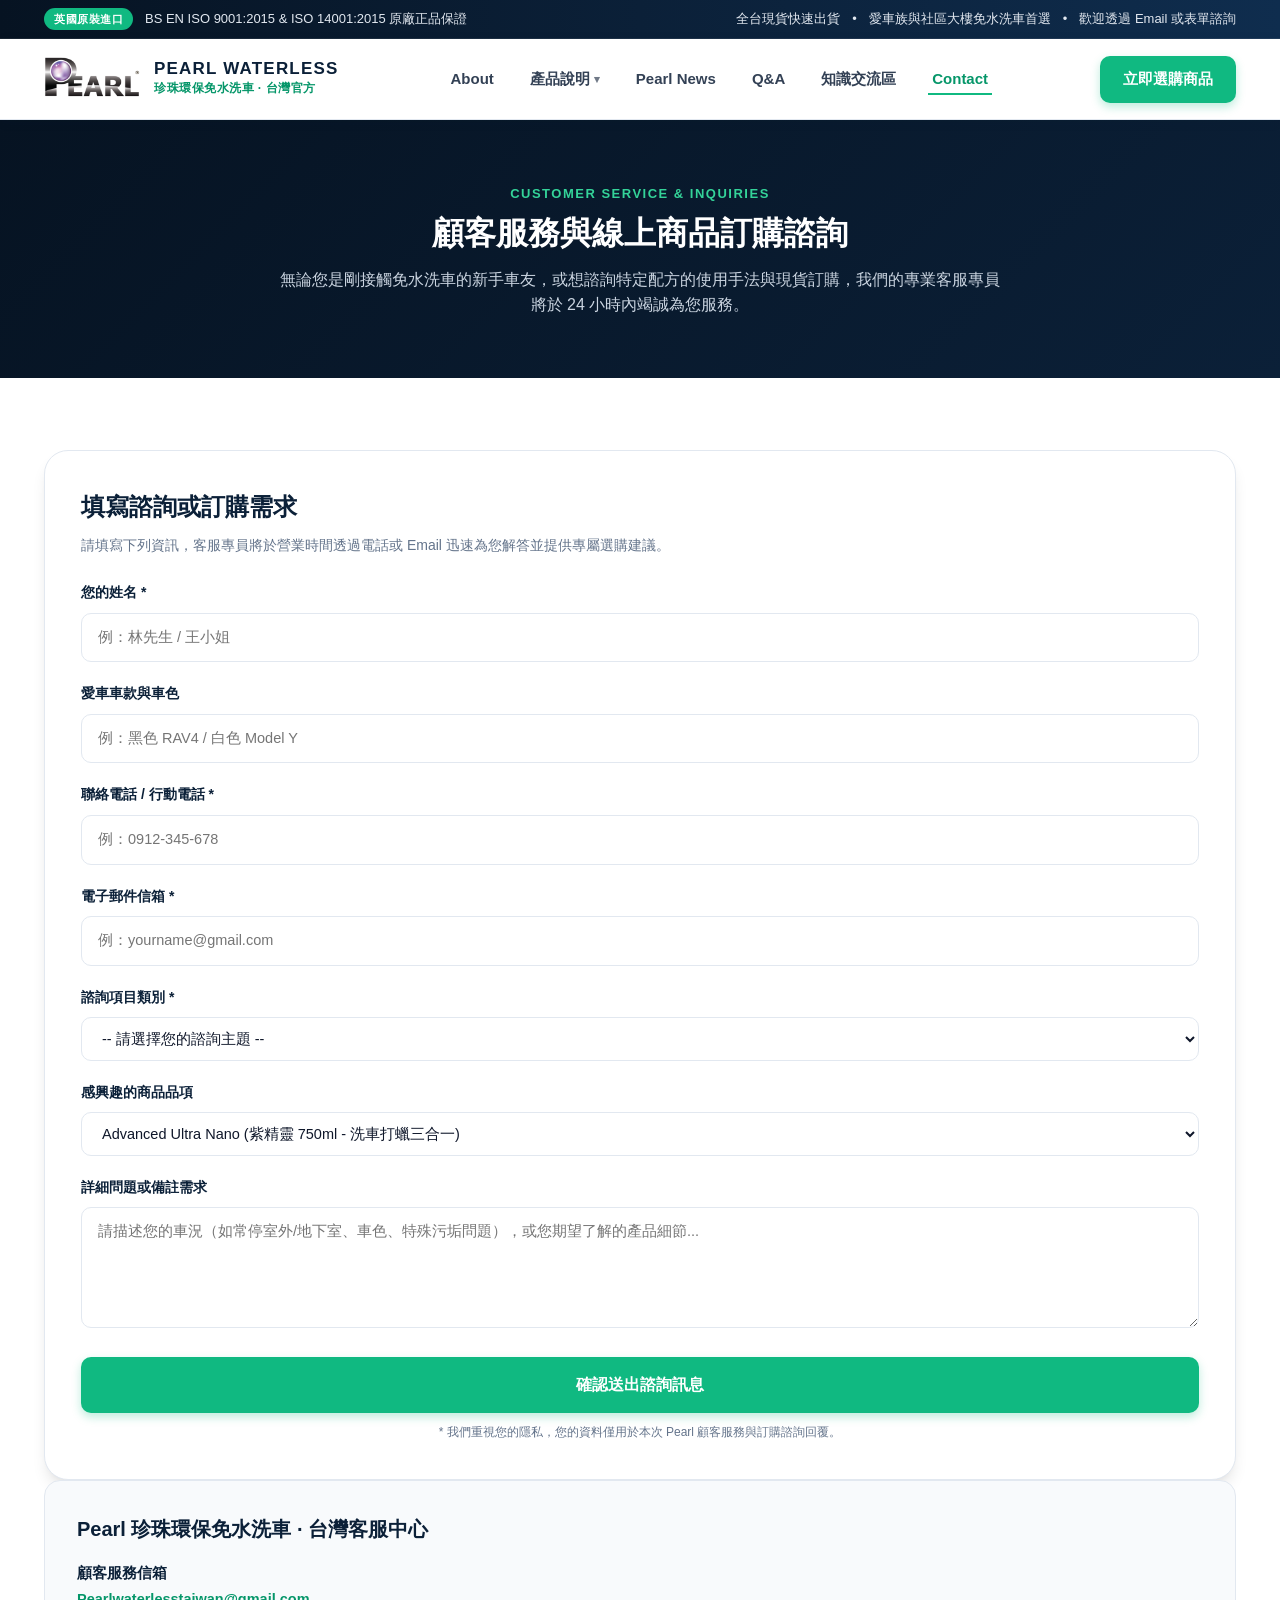
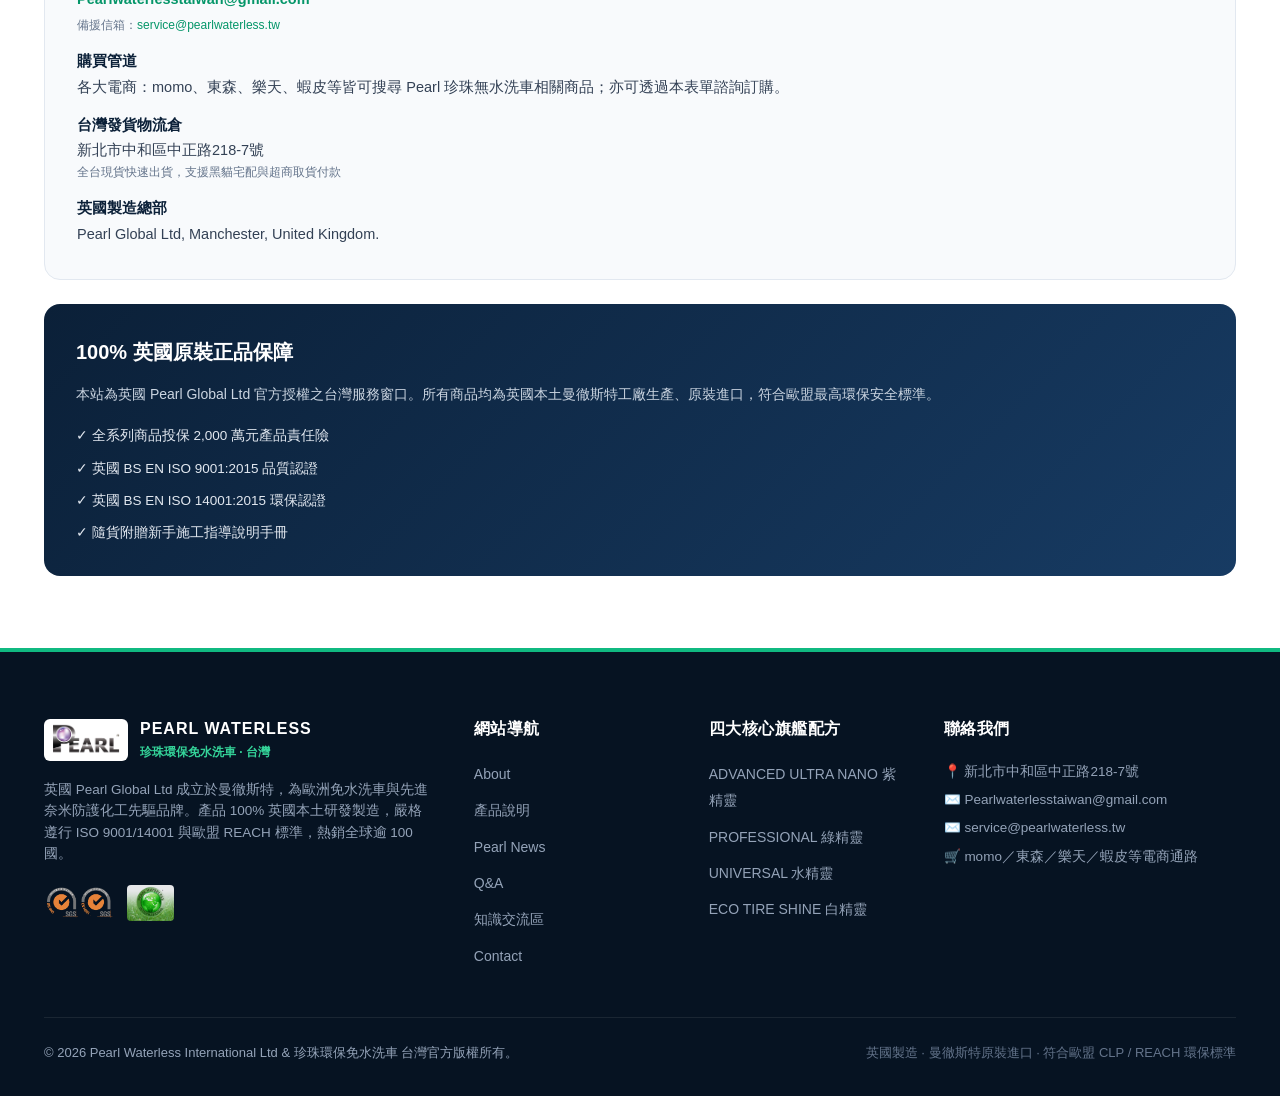
<file: contact.html>
<!DOCTYPE html>
<html lang="zh-Hant">
<head>
  <meta charset="UTF-8">
  <meta name="viewport" content="width=device-width, initial-scale=1.0">
  <title>顧客服務與線上訂購諮詢｜Pearl 珍珠環保免水洗車</title>
  <meta name="description" content="立即洽詢英國 Pearl Global Ltd 官方授權台灣客服。四大核心旗艦配方現貨供應、施工指導、現貨快速出貨與售後諮詢。">
  <link rel="icon" type="image/png" href="assets/images/favicon-16x16.png">
  <link rel="stylesheet" href="style.css">
</head>
<body>

  <!-- 頂部通知公告列 -->
  <div class="top-bar">
    <div class="container">
      <div class="top-bar-left">
        <span class="top-bar-badge">英國原裝進口</span>
        <span>BS EN ISO 9001:2015 &amp; ISO 14001:2015 原廠正品保證</span>
      </div>
      <div class="top-bar-right">
        <span>全台現貨快速出貨</span>
        <span>•</span>
        <span>愛車族與社區大樓免水洗車首選</span>
        <span>•</span>
        <span>歡迎透過 Email 或表單諮詢</span>
      </div>
    </div>
  </div>

  <!-- 主導航欄 (Header) -->
  <header class="header">
    <div class="container nav-wrap">
      <a href="index.html" class="brand-logo">
        <img src="assets/images/pearlwaterlesslogo.png" alt="Pearl Waterless 珍珠環保免水洗車" class="brand-logo-img">
        <div class="brand-info">
          <span class="brand-text-en">PEARL WATERLESS</span>
          <span class="brand-text-zh">珍珠環保免水洗車 · 台灣官方</span>
        </div>
      </a>

      <nav>
        <ul class="nav-links">
          <li><a href="about.html">About</a></li>
          <li class="nav-item-dropdown">
            <a href="products.html" class="dropdown-toggle">產品說明 <span class="dropdown-caret">▾</span></a>
            <ul class="dropdown-menu">
              <li><a href="products.html#ultra-nano">ADVANCED ULTRA NANO 紫精靈</a></li>
              <li><a href="products.html#professional">PROFESSIONAL 綠精靈</a></li>
              <li><a href="products.html#universal">UNIVERSAL 水精靈</a></li>
              <li><a href="products.html#tyreshine">ECO TIRE SHINE 白精靈</a></li>
              <li><a href="products.html#pro-cloth">Pearl Pro 超細纖維布</a></li>
            </ul>
          </li>
          <li><a href="news.html">Pearl News</a></li>
          <li><a href="faq.html">Q&amp;A</a></li>
          <li><a href="knowledge.html">知識交流區</a></li>
          <li><a href="contact.html" class="active">Contact</a></li>
        </ul>
      </nav>

      <div class="nav-actions">
        <a href="products.html" class="btn btn-primary">立即選購商品</a>
        <button class="mobile-menu-btn" aria-label="切換選單">☰</button>
      </div>
    </div>
  </header>

  <!-- 頂部標題 -->
  <section class="section section-dark" style="padding: 60px 0;">
    <div class="container text-center" style="text-align: center;">
      <span class="section-eyebrow" style="color: #34D399;">Customer Service &amp; Inquiries</span>
      <h1 class="section-title">顧客服務與線上商品訂購諮詢</h1>
      <p class="section-subtitle" style="max-width: 720px; margin: 0 auto;">
        無論您是剛接觸免水洗車的新手車友，或想諮詢特定配方的使用手法與現貨訂購，我們的專業客服專員將於 24 小時內竭誠為您服務。
      </p>
    </div>
  </section>

  <!-- 聯絡表單與資訊欄 -->
  <section class="section">
    <div class="container">
      
      <div class="contact-layout">
        
        <!-- 左側：需求諮詢表單 -->
        <div class="contact-form">
          <h2 style="font-size: 24px; color: var(--primary-navy); margin-bottom: 8px;">填寫諮詢或訂購需求</h2>
          <p style="font-size: 14px; color: var(--text-muted); margin-bottom: 24px;">
            請填寫下列資訊，客服專員將於營業時間透過電話或 Email 迅速為您解答並提供專屬選購建議。
          </p>

          <form id="inquiry-form">
            <div class="form-row">
              <div class="form-group">
                <label for="name">您的姓名 *</label>
                <input type="text" id="name" class="form-control" placeholder="例：林先生 / 王小姐" required>
              </div>

              <div class="form-group">
                <label for="car-model">愛車車款與車色</label>
                <input type="text" id="car-model" class="form-control" placeholder="例：黑色 RAV4 / 白色 Model Y">
              </div>
            </div>

            <div class="form-row">
              <div class="form-group">
                <label for="phone">聯絡電話 / 行動電話 *</label>
                <input type="tel" id="phone" class="form-control" placeholder="例：0912-345-678" required>
              </div>

              <div class="form-group">
                <label for="email">電子郵件信箱 *</label>
                <input type="email" id="email" class="form-control" placeholder="例：yourname@gmail.com" required>
              </div>
            </div>

            <div class="form-group">
              <label for="interest">諮詢項目類別 *</label>
              <select id="interest" class="form-control" required>
                <option value="">-- 請選擇您的諮詢主題 --</option>
                <option value="starter">四大商品選購推薦與使用指南</option>
                <option value="ordering">現貨庫存、訂購方式與超商/宅配配送進度</option>
                <option value="technique">不同車漆或髒污狀況的使用手法諮詢</option>
                <option value="warranty">商品售後保固與退換貨服務</option>
                <option value="other">其他個人愛車保養疑問</option>
              </select>
            </div>

            <div class="form-group">
              <label for="product-choice">感興趣的商品品項</label>
              <select id="product-choice" class="form-control">
                <option value="ultra-nano">Advanced Ultra Nano (紫精靈 750ml - 洗車打蠟三合一)</option>
                <option value="professional">Pearl Professional (綠精靈 750ml - 去油膜水晶透亮)</option>
                <option value="universal">Universal Cleaner (水精靈 750ml - 萬能內裝全車去污)</option>
                <option value="tyreshine">Eco Tyre Shine (白精靈 750ml - 水性不甩油輪胎亮光)</option>
                <option value="pro-cloth">Pearl Pro 超細纖維布（建議搭配配件）</option>
                <option value="all-kit">四大旗艦商品全套組合 (紫精靈+綠精靈+水精靈+白精靈)</option>
              </select>
            </div>

            <div class="form-group">
              <label for="message">詳細問題或備註需求</label>
              <textarea id="message" class="form-control" rows="4" placeholder="請描述您的車況（如常停室外/地下室、車色、特殊污垢問題），或您期望了解的產品細節..."></textarea>
            </div>

            <button type="submit" class="btn btn-primary" style="width: 100%; padding: 14px; font-size: 16px;">
              確認送出諮詢訊息
            </button>
            <p style="font-size: 12px; color: var(--text-muted); margin-top: 10px; text-align: center;">
              * 我們重視您的隱私，您的資料僅用於本次 Pearl 顧客服務與訂購諮詢回覆。
            </p>
          </form>
        </div>

        <!-- 右側：聯繫資訊與特點卡片 -->
        <div class="contact-aside">
          
          <div class="contact-info-card">
            <h3 style="font-size: 20px; color: var(--primary-navy); margin-bottom: 16px;">Pearl 珍珠環保免水洗車 · 台灣客服中心</h3>
            
            <div style="display: flex; flex-direction: column; gap: 14px; font-size: 14.5px; color: var(--text-secondary);">
              <div>
                <b style="color: var(--primary-navy); display: block; margin-bottom: 2px;">顧客服務信箱</b>
                <a href="mailto:Pearlwaterlesstaiwan@gmail.com" style="color: var(--accent-emerald-dark); font-weight: 600;">Pearlwaterlesstaiwan@gmail.com</a>
                <span style="font-size: 12px; color: var(--text-muted); display: block; margin-top: 4px;">備援信箱：<a href="mailto:service@pearlwaterless.tw" style="color: var(--accent-emerald-dark);">service@pearlwaterless.tw</a></span>
              </div>

              <div>
                <b style="color: var(--primary-navy); display: block; margin-bottom: 2px;">購買管道</b>
                <span>各大電商：momo、東森、樂天、蝦皮等皆可搜尋 Pearl 珍珠無水洗車相關商品；亦可透過本表單諮詢訂購。</span>
              </div>

              <div>
                <b style="color: var(--primary-navy); display: block; margin-bottom: 2px;">台灣發貨物流倉</b>
                <span>新北市中和區中正路218-7號</span>
                <span style="font-size: 12px; color: var(--text-muted); display: block;">全台現貨快速出貨，支援黑貓宅配與超商取貨付款</span>
              </div>

              <div>
                <b style="color: var(--primary-navy); display: block; margin-bottom: 2px;">英國製造總部</b>
                <span>Pearl Global Ltd, Manchester, United Kingdom.</span>
              </div>
            </div>
          </div>

          <!-- 正品保障卡片 -->
          <div class="contact-guarantee-card">
            <h3 style="font-size: 20px; color: #fff; margin-bottom: 14px;">100% 英國原裝正品保障</h3>
            <p style="font-size: 14px; color: #CBD5E1; line-height: 1.6; margin-bottom: 20px;">
              本站為英國 Pearl Global Ltd 官方授權之台灣服務窗口。所有商品均為英國本土曼徹斯特工廠生產、原裝進口，符合歐盟最高環保安全標準。
            </p>
            <ul style="list-style: none; display: flex; flex-direction: column; gap: 10px; font-size: 13.5px; color: #E2E8F0;">
              <li>✓ 全系列商品投保 2,000 萬元產品責任險</li>
              <li>✓ 英國 BS EN ISO 9001:2015 品質認證</li>
              <li>✓ 英國 BS EN ISO 14001:2015 環保認證</li>
              <li>✓ 隨貨附贈新手施工指導說明手冊</li>
            </ul>
          </div>

        </div>

      </div>

    </div>
  </section>

  <!-- 頁腳 Footer -->
  <footer class="footer">
    <div class="container">
      <div class="footer-grid">
        <div class="footer-col">
          <div style="display: flex; align-items: center; gap: 12px; margin-bottom: 16px;">
            <img src="assets/images/pearlwaterlesslogo.png" alt="Pearl Logo" style="height: 42px; width: auto; background: #fff; padding: 4px 8px; border-radius: 6px;">
            <div>
              <div style="color: #fff; font-weight: 800; font-size: 16px; letter-spacing: 1px;">PEARL WATERLESS</div>
              <div style="color: #34D399; font-size: 12px; font-weight: 600;">珍珠環保免水洗車 · 台灣</div>
            </div>
          </div>
          <p style="font-size: 13.5px; color: #94A3B8; line-height: 1.6; margin-bottom: 20px;">
            英國 Pearl Global Ltd 成立於曼徹斯特，為歐洲免水洗車與先進奈米防護化工先驅品牌。產品 100% 英國本土研發製造，嚴格遵行 ISO 9001/14001 與歐盟 REACH 標準，熱銷全球逾 100 國。
          </p>
          <div style="display: flex; gap: 12px; align-items: center;">
            <img src="assets/images/iso9001-14001-lightnew.png" alt="ISO" style="height: 36px; opacity: 0.9;">
            <img src="assets/images/Pearl-Waterless-International-working-in-harmony-with-nature.jpg" alt="Harmony with Nature" style="height: 36px; border-radius: 4px; opacity: 0.9;">
          </div>
        </div>

        <div class="footer-col">
          <h4>網站導航</h4>
          <ul>
            <li><a href="about.html">About</a></li>
            <li><a href="products.html">產品說明</a></li>
            <li><a href="news.html">Pearl News</a></li>
            <li><a href="faq.html">Q&amp;A</a></li>
            <li><a href="knowledge.html">知識交流區</a></li>
            <li><a href="contact.html">Contact</a></li>
          </ul>
        </div>

        <div class="footer-col">
          <h4>四大核心旗艦配方</h4>
          <ul>
            <li><a href="products.html#ultra-nano">ADVANCED ULTRA NANO 紫精靈</a></li>
            <li><a href="products.html#professional">PROFESSIONAL 綠精靈</a></li>
            <li><a href="products.html#universal">UNIVERSAL 水精靈</a></li>
            <li><a href="products.html#tyreshine">ECO TIRE SHINE 白精靈</a></li>
          </ul>
        </div>

        <div class="footer-col">
          <h4>聯絡我們</h4>
          <div style="font-size: 13.5px; color: #94A3B8; display: flex; flex-direction: column; gap: 6px;">
            <span>📍 新北市中和區中正路218-7號</span>
            <span>✉️ Pearlwaterlesstaiwan@gmail.com</span>
            <span>✉️ service@pearlwaterless.tw</span>
            <span>🛒 momo／東森／樂天／蝦皮等電商通路</span>
          </div>
        </div>
      </div>

      <div class="footer-bottom">
        <div>&copy; 2026 Pearl Waterless International Ltd &amp; 珍珠環保免水洗車 台灣官方版權所有。</div>
        <div style="color: #64748B;">
          英國製造 · 曼徹斯特原裝進口 · 符合歐盟 CLP / REACH 環保標準
        </div>
      </div>
    </div>
  </footer>

  <script src="script.js"></script>
</body>
</html>
</file>
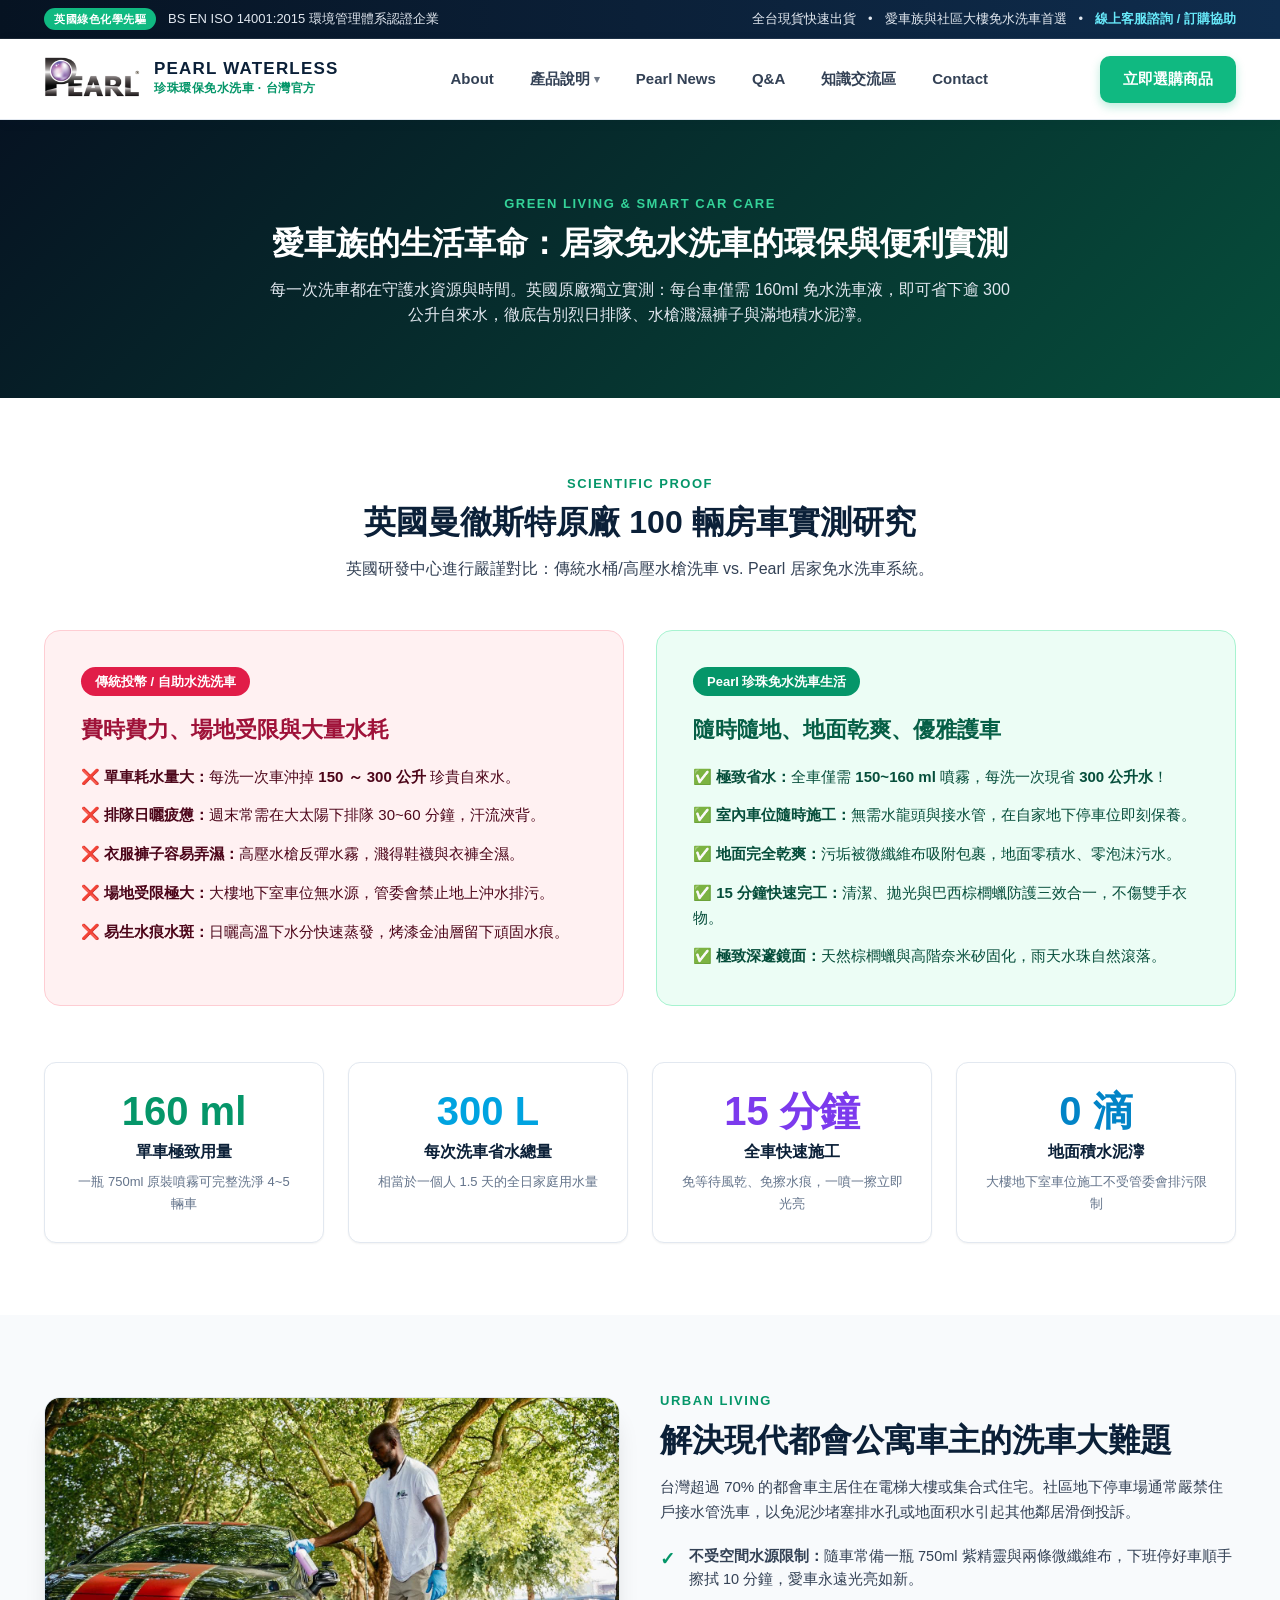
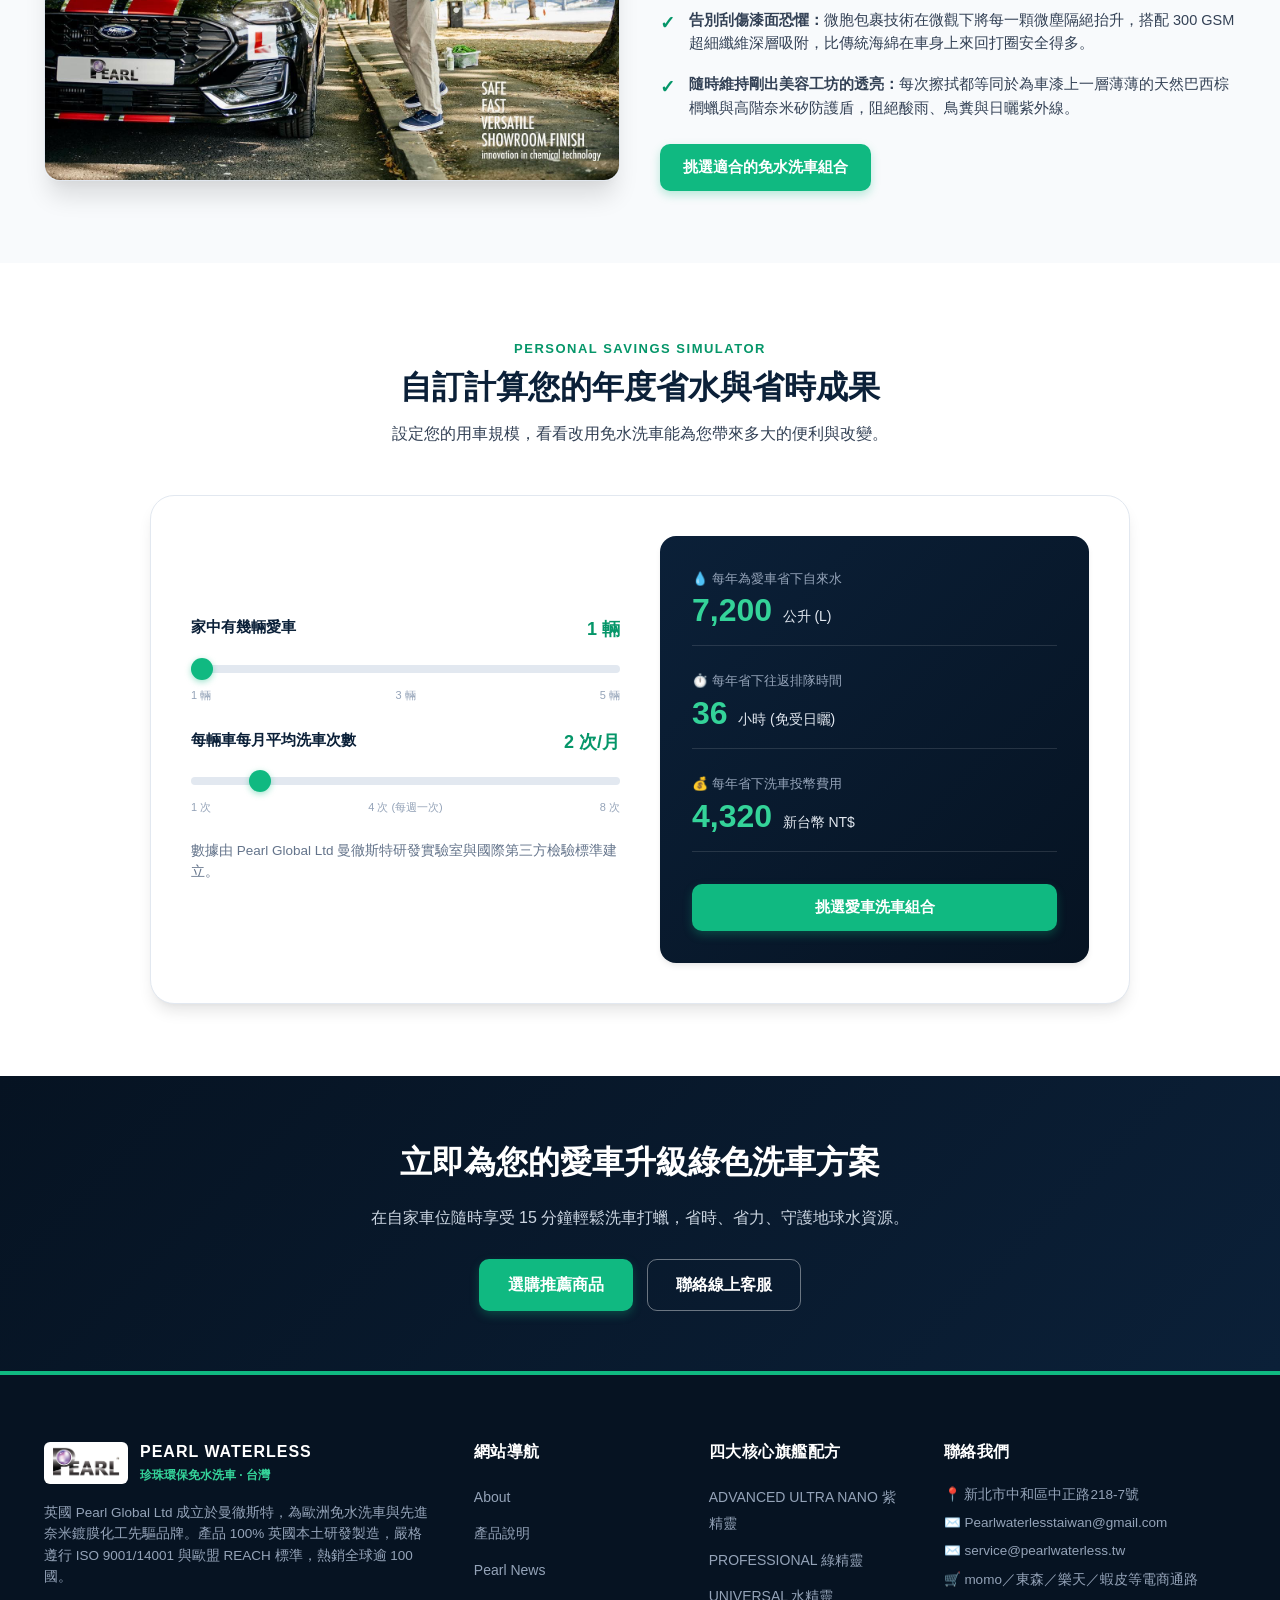
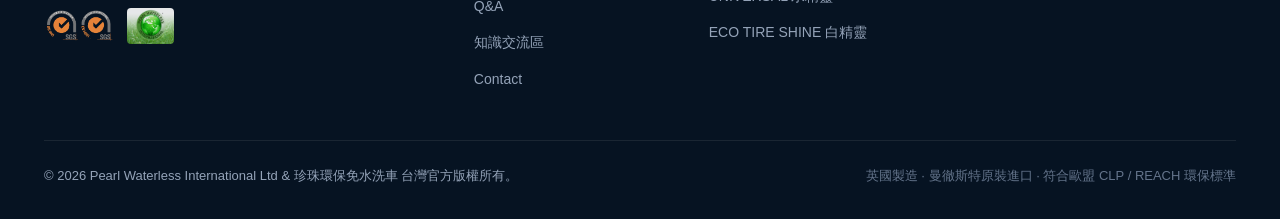
<file: eco-technology.html>
<!DOCTYPE html>
<html lang="zh-Hant">
<head>
  <meta charset="UTF-8">
  <meta name="viewport" content="width=device-width, initial-scale=1.0">
  <title>綠色節水生活與居家洗車實測｜Pearl 珍珠環保免水洗車</title>
  <meta name="description" content="深入了解英國 Pearl 免水洗車技術如何守護水資源。100 輛房車實測分析：每台車僅需 160ml，省下逾 300 公升自來水，告別烈日排隊與滿地泥濘，室內車位輕鬆洗車。">
  <link rel="icon" type="image/png" href="assets/images/favicon-16x16.png">
  <link rel="stylesheet" href="style.css">
</head>
<body>

  <!-- 頂部通知公告列 -->
  <div class="top-bar">
    <div class="container">
      <div class="top-bar-left">
        <span class="top-bar-badge">英國綠色化學先驅</span>
        <span>BS EN ISO 14001:2015 環境管理體系認證企業</span>
      </div>
      <div class="top-bar-right">
        <span>全台現貨快速出貨</span>
        <span>•</span>
        <span>愛車族與社區大樓免水洗車首選</span>
        <span>•</span>
        <a href="contact.html">線上客服諮詢 / 訂購協助</a>
      </div>
    </div>
  </div>

  <!-- 主導航欄 (Header) -->
  <header class="header">
    <div class="container nav-wrap">
      <a href="index.html" class="brand-logo">
        <img src="assets/images/pearlwaterlesslogo.png" alt="Pearl Waterless 珍珠環保免水洗車" class="brand-logo-img">
        <div class="brand-info">
          <span class="brand-text-en">PEARL WATERLESS</span>
          <span class="brand-text-zh">珍珠環保免水洗車 · 台灣官方</span>
        </div>
      </a>

      <nav>
        <ul class="nav-links">
          <li><a href="about.html">About</a></li>
          <li class="nav-item-dropdown">
            <a href="products.html" class="dropdown-toggle">產品說明 <span class="dropdown-caret">▾</span></a>
            <ul class="dropdown-menu">
              <li><a href="products.html#ultra-nano">ADVANCED ULTRA NANO 紫精靈</a></li>
              <li><a href="products.html#professional">PROFESSIONAL 綠精靈</a></li>
              <li><a href="products.html#universal">UNIVERSAL 水精靈</a></li>
              <li><a href="products.html#tyreshine">ECO TIRE SHINE 白精靈</a></li>
              <li><a href="products.html#pro-cloth">Pearl Pro 超細纖維布</a></li>
            </ul>
          </li>
          <li><a href="news.html">Pearl News</a></li>
          <li><a href="faq.html">Q&amp;A</a></li>
          <li><a href="knowledge.html">知識交流區</a></li>
          <li><a href="contact.html">Contact</a></li>
        </ul>
      </nav>

      <div class="nav-actions">
        <a href="products.html" class="btn btn-primary">立即選購商品</a>
        <button class="mobile-menu-btn" aria-label="切換選單">☰</button>
      </div>
    </div>
  </header>

  <!-- 頂部主視覺橫幅 -->
  <section class="section section-dark" style="padding: 70px 0; background: linear-gradient(135deg, #061322 0%, #064E3B 100%);">
    <div class="container text-center" style="text-align: center;">
      <span class="section-eyebrow" style="color: #34D399;">Green Living &amp; Smart Car Care</span>
      <h1 class="section-title">愛車族的生活革命：居家免水洗車的環保與便利實測</h1>
      <p class="section-subtitle" style="max-width: 760px; margin: 0 auto; color: #E2E8F0;">
        每一次洗車都在守護水資源與時間。英國原廠獨立實測：每台車僅需 160ml 免水洗車液，即可省下逾 300 公升自來水，徹底告別烈日排隊、水槍濺濕褲子與滿地積水泥濘。
      </p>
    </div>
  </section>

  <!-- 100 輛房車實測對比數據 (Civilian Context) -->
  <section class="section">
    <div class="container">
      <div class="section-header">
        <span class="section-eyebrow">Scientific Proof</span>
        <h2 class="section-title">英國曼徹斯特原廠 100 輛房車實測研究</h2>
        <p class="section-subtitle">
          英國研發中心進行嚴謹對比：傳統水桶/高壓水槍洗車 vs. Pearl 居家免水洗車系統。
        </p>
      </div>

      <div style="display: grid; grid-template-columns: repeat(auto-fit, minmax(320px, 1fr)); gap: 32px; margin-bottom: 56px;">
        
        <!-- 傳統水洗的痛點 -->
        <div style="background: #FFF1F2; border: 1px solid #FECDD3; border-radius: 16px; padding: 36px;">
          <div style="display: inline-block; background: #E11D48; color: #fff; padding: 4px 14px; border-radius: 9999px; font-size: 13px; font-weight: 800; margin-bottom: 16px;">傳統投幣 / 自助水洗洗車</div>
          <h3 style="font-size: 22px; color: #9F1239; margin-bottom: 16px;">費時費力、場地受限與大量水耗</h3>
          <ul style="list-style: none; display: flex; flex-direction: column; gap: 14px; font-size: 15px; color: #4C0519;">
            <li>❌ <b>單車耗水量大：</b>每洗一次車沖掉 <b>150 ～ 300 公升</b> 珍貴自來水。</li>
            <li>❌ <b>排隊日曬疲憊：</b>週末常需在大太陽下排隊 30~60 分鐘，汗流浹背。</li>
            <li>❌ <b>衣服褲子容易弄濕：</b>高壓水槍反彈水霧，濺得鞋襪與衣褲全濕。</li>
            <li>❌ <b>場地受限極大：</b>大樓地下室車位無水源，管委會禁止地上沖水排污。</li>
            <li>❌ <b>易生水痕水斑：</b>日曬高溫下水分快速蒸發，烤漆金油層留下頑固水痕。</li>
          </ul>
        </div>

        <!-- Pearl 免水洗車的優勢 -->
        <div style="background: #ECFDF5; border: 1px solid #A7F3D0; border-radius: 16px; padding: 36px;">
          <div style="display: inline-block; background: #059669; color: #fff; padding: 4px 14px; border-radius: 9999px; font-size: 13px; font-weight: 800; margin-bottom: 16px;">Pearl 珍珠免水洗車生活</div>
          <h3 style="font-size: 22px; color: #065F46; margin-bottom: 16px;">隨時隨地、地面乾爽、優雅護車</h3>
          <ul style="list-style: none; display: flex; flex-direction: column; gap: 14px; font-size: 15px; color: #064E3B;">
            <li>✅ <b>極致省水：</b>全車僅需 <b>150~160 ml</b> 噴霧，每洗一次現省 <b>300 公升水</b>！</li>
            <li>✅ <b>室內車位隨時施工：</b>無需水龍頭與接水管，在自家地下停車位即刻保養。</li>
            <li>✅ <b>地面完全乾爽：</b>污垢被微纖維布吸附包裹，地面零積水、零泡沫污水。</li>
            <li>✅ <b>15 分鐘快速完工：</b>清潔、拋光與巴西棕櫚蠟防護三效合一，不傷雙手衣物。</li>
            <li>✅ <b>極致深邃鏡面：</b>天然棕櫚蠟與高階奈米矽固化，雨天水珠自然滾落。</li>
          </ul>
        </div>
      </div>

      <!-- 四大核心效益數字卡片 -->
      <div style="display: grid; grid-template-columns: repeat(auto-fit, minmax(240px, 1fr)); gap: 24px;">
        <div style="background: #fff; border: 1px solid var(--border-color); border-radius: 12px; padding: 28px; text-align: center; box-shadow: var(--shadow-sm);">
          <div style="font-size: 40px; font-weight: 900; color: var(--accent-emerald-dark); line-height: 1; margin-bottom: 8px;">160 ml</div>
          <h4 style="font-size: 16px; margin-bottom: 6px; color: var(--primary-navy);">單車極致用量</h4>
          <p style="font-size: 13px; color: var(--text-muted);">一瓶 750ml 原裝噴霧可完整洗淨 4~5 輛車</p>
        </div>

        <div style="background: #fff; border: 1px solid var(--border-color); border-radius: 12px; padding: 28px; text-align: center; box-shadow: var(--shadow-sm);">
          <div style="font-size: 40px; font-weight: 900; color: var(--accent-cyan); line-height: 1; margin-bottom: 8px;">300 L</div>
          <h4 style="font-size: 16px; margin-bottom: 6px; color: var(--primary-navy);">每次洗車省水總量</h4>
          <p style="font-size: 13px; color: var(--text-muted);">相當於一個人 1.5 天的全日家庭用水量</p>
        </div>

        <div style="background: #fff; border: 1px solid var(--border-color); border-radius: 12px; padding: 28px; text-align: center; box-shadow: var(--shadow-sm);">
          <div style="font-size: 40px; font-weight: 900; color: #7C3AED; line-height: 1; margin-bottom: 8px;">15 分鐘</div>
          <h4 style="font-size: 16px; margin-bottom: 6px; color: var(--primary-navy);">全車快速施工</h4>
          <p style="font-size: 13px; color: var(--text-muted);">免等待風乾、免擦水痕，一噴一擦立即光亮</p>
        </div>

        <div style="background: #fff; border: 1px solid var(--border-color); border-radius: 12px; padding: 28px; text-align: center; box-shadow: var(--shadow-sm);">
          <div style="font-size: 40px; font-weight: 900; color: #0284C7; line-height: 1; margin-bottom: 8px;">0 滴</div>
          <h4 style="font-size: 16px; margin-bottom: 6px; color: var(--primary-navy);">地面積水泥濘</h4>
          <p style="font-size: 13px; color: var(--text-muted);">大樓地下室車位施工不受管委會排污限制</p>
        </div>
      </div>
    </div>
  </section>

  <!-- 都會公寓住戶生活實證 (Living in the City) -->
  <section class="section section-alt">
    <div class="container">
      <div class="showcase-grid">
        <div class="showcase-img-frame">
          <img src="assets/images/pearl-waterless-car-wash-mobile-detailing-solutions-1.jpg" alt="Pearl Waterless in Garage" style="width: 100%; height: 100%; object-fit: cover;">
        </div>
        <div>
          <span class="section-eyebrow">Urban Living</span>
          <h2 class="section-title">解決現代都會公寓車主的洗車大難題</h2>
          <p style="font-size: 15px; color: var(--text-secondary); line-height: 1.7;">
            台灣超過 70% 的都會車主居住在電梯大樓或集合式住宅。社區地下停車場通常嚴禁住戶接水管洗車，以免泥沙堵塞排水孔或地面积水引起其他鄰居滑倒投訴。
          </p>
          <ul class="showcase-feature-list" style="margin-top: 20px;">
            <li style="display: flex; gap: 14px; font-size: 14.5px; color: var(--text-secondary); line-height: 1.6;">
              <span style="color: var(--accent-emerald-dark); font-size: 18px; font-weight: bold;">✓</span>
              <div><b>不受空間水源限制：</b>隨車常備一瓶 750ml 紫精靈與兩條微纖維布，下班停好車順手擦拭 10 分鐘，愛車永遠光亮如新。</div>
            </li>
            <li style="display: flex; gap: 14px; font-size: 14.5px; color: var(--text-secondary); line-height: 1.6;">
              <span style="color: var(--accent-emerald-dark); font-size: 18px; font-weight: bold;">✓</span>
              <div><b>告別刮傷漆面恐懼：</b>微胞包裹技術在微觀下將每一顆微塵隔絕抬升，搭配 300 GSM 超細纖維深層吸附，比傳統海綿在車身上來回打圈安全得多。</div>
            </li>
            <li style="display: flex; gap: 14px; font-size: 14.5px; color: var(--text-secondary); line-height: 1.6;">
              <span style="color: var(--accent-emerald-dark); font-size: 18px; font-weight: bold;">✓</span>
              <div><b>隨時維持剛出美容工坊的透亮：</b>每次擦拭都等同於為車漆上一層薄薄的天然巴西棕櫚蠟與高階奈米矽防護盾，阻絕酸雨、鳥糞與日曬紫外線。</div>
            </li>
          </ul>
          <div style="margin-top: 24px;">
            <a href="products.html" class="btn btn-primary">挑選適合的免水洗車組合</a>
          </div>
        </div>
      </div>
    </div>
  </section>

  <!-- 車友個人省水計算機再次調用 -->
  <section class="section">
    <div class="container">
      <div class="section-header">
        <span class="section-eyebrow">Personal Savings Simulator</span>
        <h2 class="section-title">自訂計算您的年度省水與省時成果</h2>
        <p class="section-subtitle">
          設定您的用車規模，看看改用免水洗車能為您帶來多大的便利與改變。
        </p>
      </div>

      <div class="calc-card">
        <div class="calc-grid">
          <div class="calc-inputs">
            <div class="calc-control">
              <div class="calc-label">
                <span>家中有幾輛愛車</span>
                <span id="calc-fleet-val" class="calc-value-badge">1 輛</span>
              </div>
              <input type="range" id="calc-fleet" class="calc-slider" min="1" max="5" value="1" step="1">
              <div style="display: flex; justify-content: space-between; font-size: 11px; color: #94A3B8; margin-top: 4px;">
                <span>1 輛</span>
                <span>3 輛</span>
                <span>5 輛</span>
              </div>
            </div>

            <div class="calc-control">
              <div class="calc-label">
                <span>每輛車每月平均洗車次數</span>
                <span id="calc-washes-val" class="calc-value-badge">2 次/月</span>
              </div>
              <input type="range" id="calc-washes" class="calc-slider" min="1" max="8" value="2" step="1">
              <div style="display: flex; justify-content: space-between; font-size: 11px; color: #94A3B8; margin-top: 4px;">
                <span>1 次</span>
                <span>4 次 (每週一次)</span>
                <span>8 次</span>
              </div>
            </div>

            <p style="font-size: 13.5px; color: var(--text-muted); line-height: 1.6;">
              數據由 Pearl Global Ltd 曼徹斯特研發實驗室與國際第三方檢驗標準建立。
            </p>
          </div>

          <div class="calc-results">
            <div class="calc-result-item">
              <span class="calc-result-label">💧 每年為愛車省下自來水</span>
              <div>
                <span id="calc-water-saved" class="calc-result-num">7,200</span>
                <span class="calc-result-unit">公升 (L)</span>
              </div>
            </div>

            <div class="calc-result-item">
              <span class="calc-result-label">⏱️ 每年省下往返排隊時間</span>
              <div>
                <span id="calc-co2-reduced" class="calc-result-num">36</span>
                <span class="calc-result-unit">小時 (免受日曬)</span>
              </div>
            </div>

            <div class="calc-result-item">
              <span class="calc-result-label">💰 每年省下洗車投幣費用</span>
              <div>
                <span id="calc-money-saved" class="calc-result-num">4,320</span>
                <span class="calc-result-unit">新台幣 NT$</span>
              </div>
            </div>

            <a href="products.html" class="btn btn-primary" style="margin-top: 8px;">挑選愛車洗車組合</a>
          </div>
        </div>
      </div>
    </div>
  </section>

  <!-- 底部召喚 -->
  <section class="section section-dark" style="text-align: center; padding: 60px 0;">
    <div class="container" style="max-width: 760px;">
      <h2 style="font-size: 32px; font-weight: 800; margin-bottom: 16px;">立即為您的愛車升級綠色洗車方案</h2>
      <p style="font-size: 16px; color: #CBD5E1; margin-bottom: 28px;">
        在自家車位隨時享受 15 分鐘輕鬆洗車打蠟，省時、省力、守護地球水資源。
      </p>
      <div style="display: flex; gap: 14px; justify-content: center; flex-wrap: wrap;">
        <a href="products.html" class="btn btn-primary" style="padding: 12px 28px; font-size: 16px;">選購推薦商品</a>
        <a href="contact.html" class="btn btn-outline" style="padding: 12px 28px; font-size: 16px;">聯絡線上客服</a>
      </div>
    </div>
  </section>

  <!-- 頁腳 Footer -->
  <footer class="footer">
    <div class="container">
      <div class="footer-grid">
        <div class="footer-col">
          <div style="display: flex; align-items: center; gap: 12px; margin-bottom: 16px;">
            <img src="assets/images/pearlwaterlesslogo.png" alt="Pearl Logo" style="height: 42px; width: auto; background: #fff; padding: 4px 8px; border-radius: 6px;">
            <div>
              <div style="color: #fff; font-weight: 800; font-size: 16px; letter-spacing: 1px;">PEARL WATERLESS</div>
              <div style="color: #34D399; font-size: 12px; font-weight: 600;">珍珠環保免水洗車 · 台灣</div>
            </div>
          </div>
          <p style="font-size: 13.5px; color: #94A3B8; line-height: 1.6; margin-bottom: 20px;">
            英國 Pearl Global Ltd 成立於曼徹斯特，為歐洲免水洗車與先進奈米鍍膜化工先驅品牌。產品 100% 英國本土研發製造，嚴格遵行 ISO 9001/14001 與歐盟 REACH 標準，熱銷全球逾 100 國。
          </p>
          <div style="display: flex; gap: 12px; align-items: center;">
            <img src="assets/images/iso9001-14001-lightnew.png" alt="ISO" style="height: 36px; opacity: 0.9;">
            <img src="assets/images/Pearl-Waterless-International-working-in-harmony-with-nature.jpg" alt="Harmony with Nature" style="height: 36px; border-radius: 4px; opacity: 0.9;">
          </div>
        </div>

        <div class="footer-col">
          <h4>網站導航</h4>
          <ul>
            <li><a href="about.html">About</a></li>
            <li><a href="products.html">產品說明</a></li>
            <li><a href="news.html">Pearl News</a></li>
            <li><a href="faq.html">Q&amp;A</a></li>
            <li><a href="knowledge.html">知識交流區</a></li>
            <li><a href="contact.html">Contact</a></li>
          </ul>
        </div>

        <div class="footer-col">
          <h4>四大核心旗艦配方</h4>
          <ul>
            <li><a href="products.html#ultra-nano">ADVANCED ULTRA NANO 紫精靈</a></li>
            <li><a href="products.html#professional">PROFESSIONAL 綠精靈</a></li>
            <li><a href="products.html#universal">UNIVERSAL 水精靈</a></li>
            <li><a href="products.html#tyreshine">ECO TIRE SHINE 白精靈</a></li>
          </ul>
        </div>

        <div class="footer-col">
          <h4>聯絡我們</h4>
          <div style="font-size: 13.5px; color: #94A3B8; display: flex; flex-direction: column; gap: 6px;">
            <span>📍 新北市中和區中正路218-7號</span>
            <span>✉️ Pearlwaterlesstaiwan@gmail.com</span>
            <span>✉️ service@pearlwaterless.tw</span>
            <span>🛒 momo／東森／樂天／蝦皮等電商通路</span>
          </div>
        </div>
      </div>

      <div class="footer-bottom">
        <div>&copy; 2026 Pearl Waterless International Ltd &amp; 珍珠環保免水洗車 台灣官方版權所有。</div>
        <div style="color: #64748B;">
          英國製造 · 曼徹斯特原裝進口 · 符合歐盟 CLP / REACH 環保標準
        </div>
      </div>
    </div>
  </footer>

  <script src="script.js"></script>
</body>
</html>
</file>
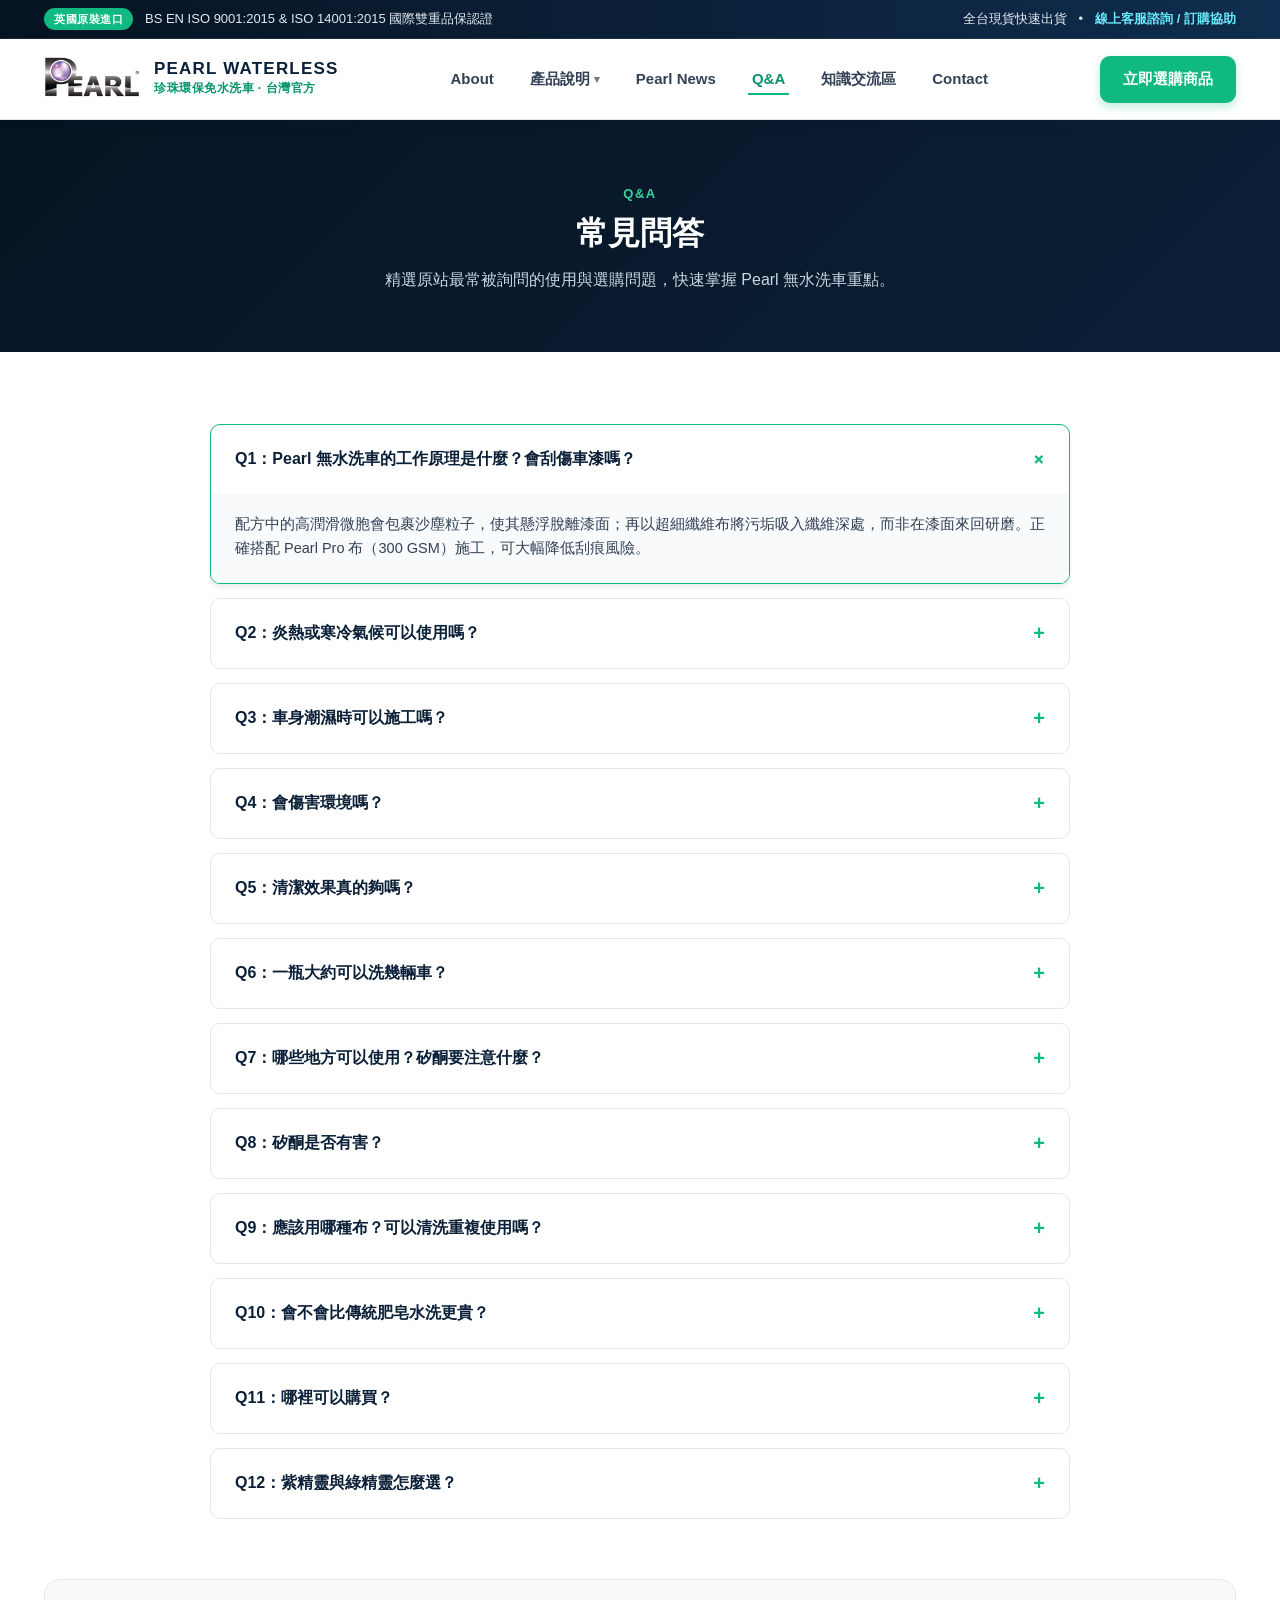
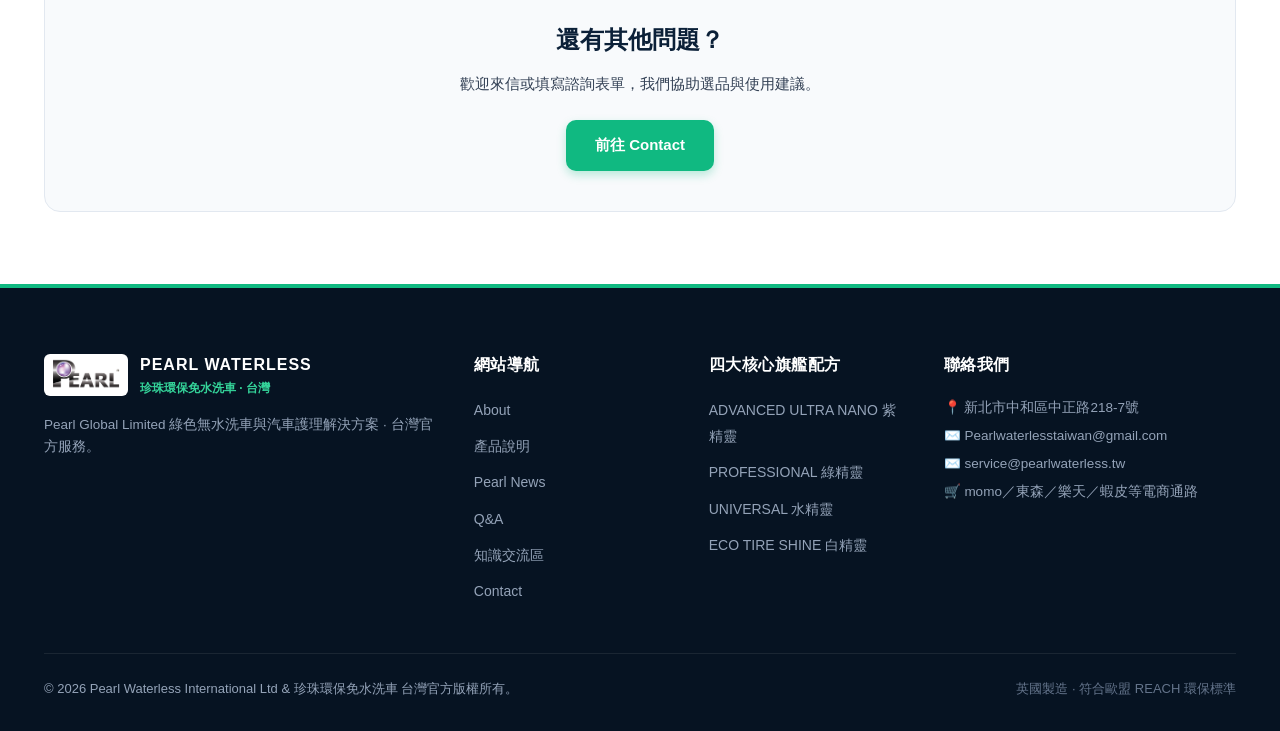
<file: faq.html>
<!DOCTYPE html>
<html lang="zh-Hant">
<head>
  <meta charset="UTF-8">
  <meta name="viewport" content="width=device-width, initial-scale=1.0">
  <title>Q&amp;A｜Pearl 珍珠環保免水洗車</title>
  <meta name="description" content="Pearl 無水洗車常見問答：工作原理、氣候條件、環境安全、矽酮、纖維布、用量與購買通路。">
  <link rel="icon" type="image/png" href="assets/images/favicon-16x16.png">
  <link rel="stylesheet" href="style.css">
</head>
<body>

  <div class="top-bar">
    <div class="container">
      <div class="top-bar-left">
        <span class="top-bar-badge">英國原裝進口</span>
        <span>BS EN ISO 9001:2015 &amp; ISO 14001:2015 國際雙重品保認證</span>
      </div>
      <div class="top-bar-right">
        <span>全台現貨快速出貨</span>
        <span>•</span>
        <a href="contact.html">線上客服諮詢 / 訂購協助</a>
      </div>
    </div>
  </div>

  <header class="header">
    <div class="container nav-wrap">
      <a href="index.html" class="brand-logo">
        <img src="assets/images/pearlwaterlesslogo.png" alt="Pearl Waterless 珍珠環保免水洗車" class="brand-logo-img">
        <div class="brand-info">
          <span class="brand-text-en">PEARL WATERLESS</span>
          <span class="brand-text-zh">珍珠環保免水洗車 · 台灣官方</span>
        </div>
      </a>
      <nav>
        <ul class="nav-links">
          <li><a href="about.html">About</a></li>
          <li class="nav-item-dropdown">
            <a href="products.html" class="dropdown-toggle">產品說明 <span class="dropdown-caret">▾</span></a>
            <ul class="dropdown-menu">
              <li><a href="products.html#ultra-nano">ADVANCED ULTRA NANO 紫精靈</a></li>
              <li><a href="products.html#professional">PROFESSIONAL 綠精靈</a></li>
              <li><a href="products.html#universal">UNIVERSAL 水精靈</a></li>
              <li><a href="products.html#tyreshine">ECO TIRE SHINE 白精靈</a></li>
              <li><a href="products.html#pro-cloth">Pearl Pro 超細纖維布</a></li>
            </ul>
          </li>
          <li><a href="news.html">Pearl News</a></li>
          <li><a href="faq.html" class="active">Q&amp;A</a></li>
          <li><a href="knowledge.html">知識交流區</a></li>
          <li><a href="contact.html">Contact</a></li>
        </ul>
      </nav>
      <div class="nav-actions">
        <a href="products.html" class="btn btn-primary">立即選購商品</a>
        <button class="mobile-menu-btn" aria-label="切換選單">☰</button>
      </div>
    </div>
  </header>

  <section class="section section-dark" style="padding: 60px 0;">
    <div class="container" style="text-align: center;">
      <span class="section-eyebrow" style="color: #34D399;">Q&amp;A</span>
      <h1 class="section-title">常見問答</h1>
      <p class="section-subtitle" style="max-width: 720px; margin: 0 auto;">
        精選原站最常被詢問的使用與選購問題，快速掌握 Pearl 無水洗車重點。
      </p>
    </div>
  </section>

  <section class="section">
    <div class="container">
      <div class="faq-list">

        <div class="faq-item active">
          <button class="faq-question"><span>Q1：Pearl 無水洗車的工作原理是什麼？會刮傷車漆嗎？</span><span class="faq-icon">+</span></button>
          <div class="faq-answer"><p>配方中的高潤滑微胞會包裹沙塵粒子，使其懸浮脫離漆面；再以超細纖維布將污垢吸入纖維深處，而非在漆面來回研磨。正確搭配 Pearl Pro 布（300 GSM）施工，可大幅降低刮痕風險。</p></div>
        </div>

        <div class="faq-item">
          <button class="faq-question"><span>Q2：炎熱或寒冷氣候可以使用嗎？</span><span class="faq-icon">+</span></button>
          <div class="faq-answer"><p>可以。酷熱時建議在遮陰處或縮小單次噴灑面積並立即擦拭，避免過快乾燥；寒冷時配方仍可正常清潔，若液體略稠可先搖勻並適度延長擦拭時間。</p></div>
        </div>

        <div class="faq-item">
          <button class="faq-question"><span>Q3：車身潮濕時可以施工嗎？</span><span class="faq-icon">+</span></button>
          <div class="faq-answer"><p>可以。Pearl 配方相容潮濕表面，雨後車身仍可直接噴擦；若有大塊泥塊，建議先去除厚垢再使用無水噴霧處理浮塵與油膜。</p></div>
        </div>

        <div class="faq-item">
          <button class="faq-question"><span>Q4：會傷害環境嗎？</span><span class="faq-icon">+</span></button>
          <div class="faq-answer"><p>Pearl 朝向綠色化學與節水設計，相較傳統水洗可大幅減少自來水消耗與廢水排放。多款配方符合低 VOC／無 VOC 方向，並遵循相關國際品質與環境管理標準。</p></div>
        </div>

        <div class="faq-item">
          <button class="faq-question"><span>Q5：清潔效果真的夠嗎？</span><span class="faq-icon">+</span></button>
          <div class="faq-answer"><p>針對日常浮塵、雨漬、交通油膜與輕中度髒污，噴擦即可完成清潔並帶出光澤。重度泥濘或厚垢建議先處理結塊，再以 Pearl 做精修與防護。</p></div>
        </div>

        <div class="faq-item">
          <button class="faq-question"><span>Q6：一瓶大約可以洗幾輛車？</span><span class="faq-icon">+</span></button>
          <div class="faq-answer"><p>以 750ml 旗艦噴霧為例，標準房車平均約 150–160ml／次，大約可洗 4–5 輛車（視車型與髒污程度調整）。</p></div>
        </div>

        <div class="faq-item">
          <button class="faq-question"><span>Q7：哪些地方可以使用？矽酮要注意什麼？</span><span class="faq-icon">+</span></button>
          <div class="faq-answer"><p>適合車庫、社區車位、室內與不便接水之處。UNIVERSAL 水精靈標示不含矽酮，適合需要避免矽酮殘留的內裝與多表面清潔；施工後請以乾布收乾，避免殘膜影響後續貼膜或上蠟作業。</p></div>
        </div>

        <div class="faq-item">
          <button class="faq-question"><span>Q8：矽酮是否有害？</span><span class="faq-icon">+</span></button>
          <div class="faq-answer"><p>矽酮本身常見於許多汽車美容產品，但可能在表面形成殘留膜，影響後續施工附著。若您重視內裝清潔後的「乾淨底材」，可優先選擇標示不含矽酮的水精靈。</p></div>
        </div>

        <div class="faq-item">
          <button class="faq-question"><span>Q9：應該用哪種布？可以清洗重複使用嗎？</span><span class="faq-icon">+</span></button>
          <div class="faq-answer"><p>建議使用 Pearl Pro 超細纖維布（300 GSM、40×40cm、90,000 fibers/in²）：一條濕擦、一條乾收光。布可水洗重複使用，請用中性洗劑，勿加柔軟精或漂白水。</p></div>
        </div>

        <div class="faq-item">
          <button class="faq-question"><span>Q10：會不會比傳統肥皂水洗更貴？</span><span class="faq-icon">+</span></button>
          <div class="faq-answer"><p>單次耗液量低，且省去往返洗車場、排隊與投幣／打蠟費用。若把時間、水費與交通成本一併計算，長期通常更具效益。</p></div>
        </div>

        <div class="faq-item">
          <button class="faq-question"><span>Q11：哪裡可以購買？</span><span class="faq-icon">+</span></button>
          <div class="faq-answer"><p>可透過本站 <a href="contact.html">Contact</a> 諮詢訂購，亦可於 momo、東森、樂天、蝦皮等電商通路搜尋 Pearl 珍珠無水洗車相關商品。亦可來信 Pearlwaterlesstaiwan@gmail.com。</p></div>
        </div>

        <div class="faq-item">
          <button class="faq-question"><span>Q12：紫精靈與綠精靈怎麼選？</span><span class="faq-icon">+</span></button>
          <div class="faq-answer"><p>紫精靈（Ultra Nano）強調 2-Wax 超疏水與巴西棕櫚蠟防護；綠精靈（Professional）強調快速透亮與展間光澤。追求撥水封體選紫精靈，追求日常快速整潔選綠精靈。</p></div>
        </div>

      </div>

      <div style="background: var(--bg-light); border-radius: 16px; border: 1px solid var(--border-color); padding: 40px; margin-top: 60px; text-align: center;">
        <h3 style="font-size: 24px; color: var(--primary-navy); margin-bottom: 12px;">還有其他問題？</h3>
        <p style="font-size: 15px; color: var(--text-secondary); margin-bottom: 24px;">歡迎來信或填寫諮詢表單，我們協助選品與使用建議。</p>
        <a href="contact.html" class="btn btn-primary" style="padding: 12px 28px;">前往 Contact</a>
      </div>
    </div>
  </section>

  <footer class="footer">
    <div class="container">
      <div class="footer-grid">
        <div class="footer-col">
          <div style="display: flex; align-items: center; gap: 12px; margin-bottom: 16px;">
            <img src="assets/images/pearlwaterlesslogo.png" alt="Pearl Logo" style="height: 42px; width: auto; background: #fff; padding: 4px 8px; border-radius: 6px;">
            <div>
              <div style="color: #fff; font-weight: 800; font-size: 16px; letter-spacing: 1px;">PEARL WATERLESS</div>
              <div style="color: #34D399; font-size: 12px; font-weight: 600;">珍珠環保免水洗車 · 台灣</div>
            </div>
          </div>
          <p style="font-size: 13.5px; color: #94A3B8; line-height: 1.6;">Pearl Global Limited 綠色無水洗車與汽車護理解決方案 · 台灣官方服務。</p>
        </div>
        <div class="footer-col">
          <h4>網站導航</h4>
          <ul>
            <li><a href="about.html">About</a></li>
            <li><a href="products.html">產品說明</a></li>
            <li><a href="news.html">Pearl News</a></li>
            <li><a href="faq.html">Q&amp;A</a></li>
            <li><a href="knowledge.html">知識交流區</a></li>
            <li><a href="contact.html">Contact</a></li>
          </ul>
        </div>
        <div class="footer-col">
          <h4>四大核心旗艦配方</h4>
          <ul>
            <li><a href="products.html#ultra-nano">ADVANCED ULTRA NANO 紫精靈</a></li>
            <li><a href="products.html#professional">PROFESSIONAL 綠精靈</a></li>
            <li><a href="products.html#universal">UNIVERSAL 水精靈</a></li>
            <li><a href="products.html#tyreshine">ECO TIRE SHINE 白精靈</a></li>
          </ul>
        </div>
        <div class="footer-col">
          <h4>聯絡我們</h4>
          <div style="font-size: 13.5px; color: #94A3B8; display: flex; flex-direction: column; gap: 6px;">
            <span>📍 新北市中和區中正路218-7號</span>
            <span>✉️ Pearlwaterlesstaiwan@gmail.com</span>
            <span>✉️ service@pearlwaterless.tw</span>
            <span>🛒 momo／東森／樂天／蝦皮等電商通路</span>
          </div>
        </div>
      </div>
      <div class="footer-bottom">
        <div>&copy; 2026 Pearl Waterless International Ltd &amp; 珍珠環保免水洗車 台灣官方版權所有。</div>
        <div style="color: #64748B;">英國製造 · 符合歐盟 REACH 環保標準</div>
      </div>
    </div>
  </footer>

  <script src="script.js"></script>
</body>
</html>
</file>
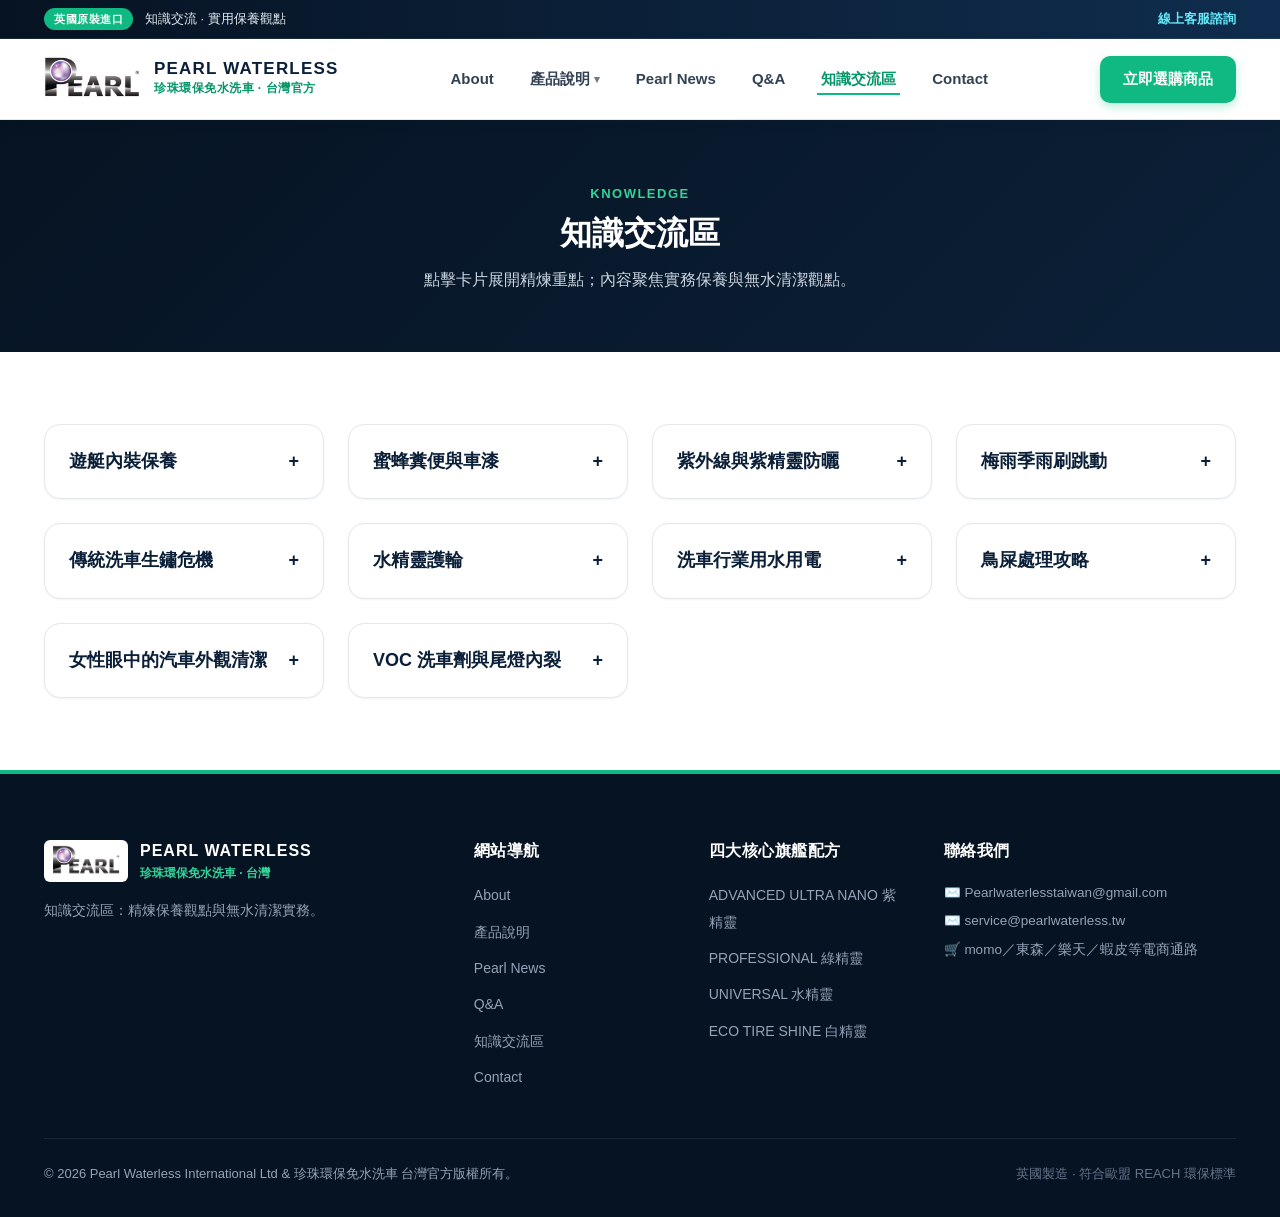
<file: knowledge.html>
<!DOCTYPE html>
<html lang="zh-Hant">
<head>
  <meta charset="UTF-8">
  <meta name="viewport" content="width=device-width, initial-scale=1.0">
  <title>知識交流區｜Pearl 珍珠環保免水洗車</title>
  <meta name="description" content="汽車清潔與保養知識：遊艇內裝、蜜蜂糞便、紫外線、雨刷、生鏽、護輪、用水用電、鳥屎、VOC 與尾燈內裂等。">
  <link rel="icon" type="image/png" href="assets/images/favicon-16x16.png">
  <link rel="stylesheet" href="style.css">
</head>
<body>

  <div class="top-bar">
    <div class="container">
      <div class="top-bar-left">
        <span class="top-bar-badge">英國原裝進口</span>
        <span>知識交流 · 實用保養觀點</span>
      </div>
      <div class="top-bar-right">
        <a href="contact.html">線上客服諮詢</a>
      </div>
    </div>
  </div>

  <header class="header">
    <div class="container nav-wrap">
      <a href="index.html" class="brand-logo">
        <img src="assets/images/pearlwaterlesslogo.png" alt="Pearl Waterless" class="brand-logo-img">
        <div class="brand-info">
          <span class="brand-text-en">PEARL WATERLESS</span>
          <span class="brand-text-zh">珍珠環保免水洗車 · 台灣官方</span>
        </div>
      </a>
      <nav>
        <ul class="nav-links">
          <li><a href="about.html">About</a></li>
          <li class="nav-item-dropdown">
            <a href="products.html" class="dropdown-toggle">產品說明 <span class="dropdown-caret">▾</span></a>
            <ul class="dropdown-menu">
              <li><a href="products.html#ultra-nano">ADVANCED ULTRA NANO 紫精靈</a></li>
              <li><a href="products.html#professional">PROFESSIONAL 綠精靈</a></li>
              <li><a href="products.html#universal">UNIVERSAL 水精靈</a></li>
              <li><a href="products.html#tyreshine">ECO TIRE SHINE 白精靈</a></li>
              <li><a href="products.html#pro-cloth">Pearl Pro 超細纖維布</a></li>
            </ul>
          </li>
          <li><a href="news.html">Pearl News</a></li>
          <li><a href="faq.html">Q&amp;A</a></li>
          <li><a href="knowledge.html" class="active">知識交流區</a></li>
          <li><a href="contact.html">Contact</a></li>
        </ul>
      </nav>
      <div class="nav-actions">
        <a href="products.html" class="btn btn-primary">立即選購商品</a>
        <button class="mobile-menu-btn" aria-label="切換選單">☰</button>
      </div>
    </div>
  </header>

  <section class="section section-dark" style="padding: 60px 0;">
    <div class="container" style="text-align: center;">
      <span class="section-eyebrow" style="color: #34D399;">Knowledge</span>
      <h1 class="section-title">知識交流區</h1>
      <p class="section-subtitle" style="max-width: 720px; margin: 0 auto;">點擊卡片展開精煉重點；內容聚焦實務保養與無水清潔觀點。</p>
    </div>
  </section>

  <section class="section">
    <div class="container">
      <div class="articles-grid">

        <article class="article-card" id="yacht">
          <button class="article-toggle" type="button"><h3>遊艇內裝保養 <span>+</span></h3></button>
          <div class="article-expand">
            <p>遊艇艙室常見皮革、織布與複合飾板，空間相對密閉。水精靈的多表面、不含矽酮與 VOC 特性，適合局部噴擦清潔；施工後務必通風並以乾布收乾，避免潮濕殘留。</p>
          </div>
        </article>

        <article class="article-card" id="bee">
          <button class="article-toggle" type="button"><h3>蜜蜂糞便與車漆 <span>+</span></h3></button>
          <div class="article-expand">
            <p>蜂糞偏酸性，久留可能侵蝕透明漆。發現後儘速以 Pearl 無水噴霧局部處理並收乾；搭配紫精靈的防護膜有助降低後續污染物附著。</p>
          </div>
        </article>

        <article class="article-card" id="uv">
          <button class="article-toggle" type="button"><h3>紫外線與紫精靈防曬 <span>+</span></h3></button>
          <div class="article-expand">
            <p>長期曝曬會加速漆面氧化失澤。紫精靈結合巴西棕櫚蠟與超疏水技術，清潔同時留下防護層，有助維持光澤並減緩紫外線造成的乾澀與水斑累積。</p>
          </div>
        </article>

        <article class="article-card" id="wiper">
          <button class="article-toggle" type="button"><h3>梅雨季雨刷跳動 <span>+</span></h3></button>
          <div class="article-expand">
            <p>雨刷跳動常與玻璃油膜、膠條硬化有關。先徹底清潔玻璃與膠條接觸面，必要時更換膠條；保持擋風玻璃乾淨可降低跳動與刮痕風險。</p>
          </div>
        </article>

        <article class="article-card" id="rust">
          <button class="article-toggle" type="button"><h3>傳統洗車生鏽危機 <span>+</span></h3></button>
          <div class="article-expand">
            <p>傳統水洗若未充分乾燥，水氣易殘留於縫隙、門檻與底盤周圍。無水清潔減少大量沖洗與積水，特別適合無法徹底吹乾的室內車位環境。</p>
          </div>
        </article>

        <article class="article-card" id="wheel">
          <button class="article-toggle" type="button"><h3>水精靈護輪 <span>+</span></h3></button>
          <div class="article-expand">
            <p>輪圈煞車粉與油垢可用水精靈噴於布面後擦拭；避免強酸輪圈水對鍍膜或拋光面的過度侵蝕。清潔後可再評估是否需要專用防護。</p>
          </div>
        </article>

        <article class="article-card" id="energy">
          <button class="article-toggle" type="button"><h3>洗車行業用水用電 <span>+</span></h3></button>
          <div class="article-expand">
            <p>傳統洗車場需供水、排水與高壓設備用電。無水方案把清潔移到車位完成，降低基礎設施依賴，也減少排隊與往返能源消耗。</p>
          </div>
        </article>

        <article class="article-card" id="bird">
          <button class="article-toggle" type="button"><h3>鳥屎處理攻略 <span>+</span></h3></button>
          <div class="article-expand">
            <p>鳥糞具腐蝕性，應儘早處理：先噴適量 Pearl 噴霧軟化，再以超細纖維布輕柔帶走，避免乾硬狀態用力刮除。收乾後可再薄噴紫精靈加強防護。</p>
          </div>
        </article>

        <article class="article-card" id="female">
          <button class="article-toggle" type="button"><h3>女性眼中的汽車外觀清潔 <span>+</span></h3></button>
          <div class="article-expand">
            <p>許多車主更在意「不必排長隊、不怕弄濕衣物、車庫就能完成」。Pearl 的噴擦流程門檻低，15 分鐘左右可恢復整潔光澤，適合忙碌的日常節奏。</p>
          </div>
        </article>

        <article class="article-card" id="voc-tail">
          <button class="article-toggle" type="button"><h3>VOC 洗車劑與尾燈內裂 <span>+</span></h3></button>
          <div class="article-expand">
            <p>部分含溶劑／高 VOC 產品可能加速塑膠件老化或造成應力痕跡。選擇無 VOC 方向的 Pearl 配方，有助降低揮發性溶劑對燈殼與橡塑件的潛在風險。</p>
          </div>
        </article>

      </div>
    </div>
  </section>

  <footer class="footer">
    <div class="container">
      <div class="footer-grid">
        <div class="footer-col">
          <div style="display: flex; align-items: center; gap: 12px; margin-bottom: 16px;">
            <img src="assets/images/pearlwaterlesslogo.png" alt="Pearl Logo" style="height: 42px; width: auto; background: #fff; padding: 4px 8px; border-radius: 6px;">
            <div>
              <div style="color: #fff; font-weight: 800; font-size: 16px; letter-spacing: 1px;">PEARL WATERLESS</div>
              <div style="color: #34D399; font-size: 12px; font-weight: 600;">珍珠環保免水洗車 · 台灣</div>
            </div>
          </div>
          <p style="font-size: 13.5px; color: #94A3B8; line-height: 1.6;">知識交流區：精煉保養觀點與無水清潔實務。</p>
        </div>
        <div class="footer-col">
          <h4>網站導航</h4>
          <ul>
            <li><a href="about.html">About</a></li>
            <li><a href="products.html">產品說明</a></li>
            <li><a href="news.html">Pearl News</a></li>
            <li><a href="faq.html">Q&amp;A</a></li>
            <li><a href="knowledge.html">知識交流區</a></li>
            <li><a href="contact.html">Contact</a></li>
          </ul>
        </div>
        <div class="footer-col">
          <h4>四大核心旗艦配方</h4>
          <ul>
            <li><a href="products.html#ultra-nano">ADVANCED ULTRA NANO 紫精靈</a></li>
            <li><a href="products.html#professional">PROFESSIONAL 綠精靈</a></li>
            <li><a href="products.html#universal">UNIVERSAL 水精靈</a></li>
            <li><a href="products.html#tyreshine">ECO TIRE SHINE 白精靈</a></li>
          </ul>
        </div>
        <div class="footer-col">
          <h4>聯絡我們</h4>
          <div style="font-size: 13.5px; color: #94A3B8; display: flex; flex-direction: column; gap: 6px;">
            <span>✉️ Pearlwaterlesstaiwan@gmail.com</span>
            <span>✉️ service@pearlwaterless.tw</span>
            <span>🛒 momo／東森／樂天／蝦皮等電商通路</span>
          </div>
        </div>
      </div>
      <div class="footer-bottom">
        <div>&copy; 2026 Pearl Waterless International Ltd &amp; 珍珠環保免水洗車 台灣官方版權所有。</div>
        <div style="color: #64748B;">英國製造 · 符合歐盟 REACH 環保標準</div>
      </div>
    </div>
  </footer>

  <script src="script.js"></script>
</body>
</html>
</file>
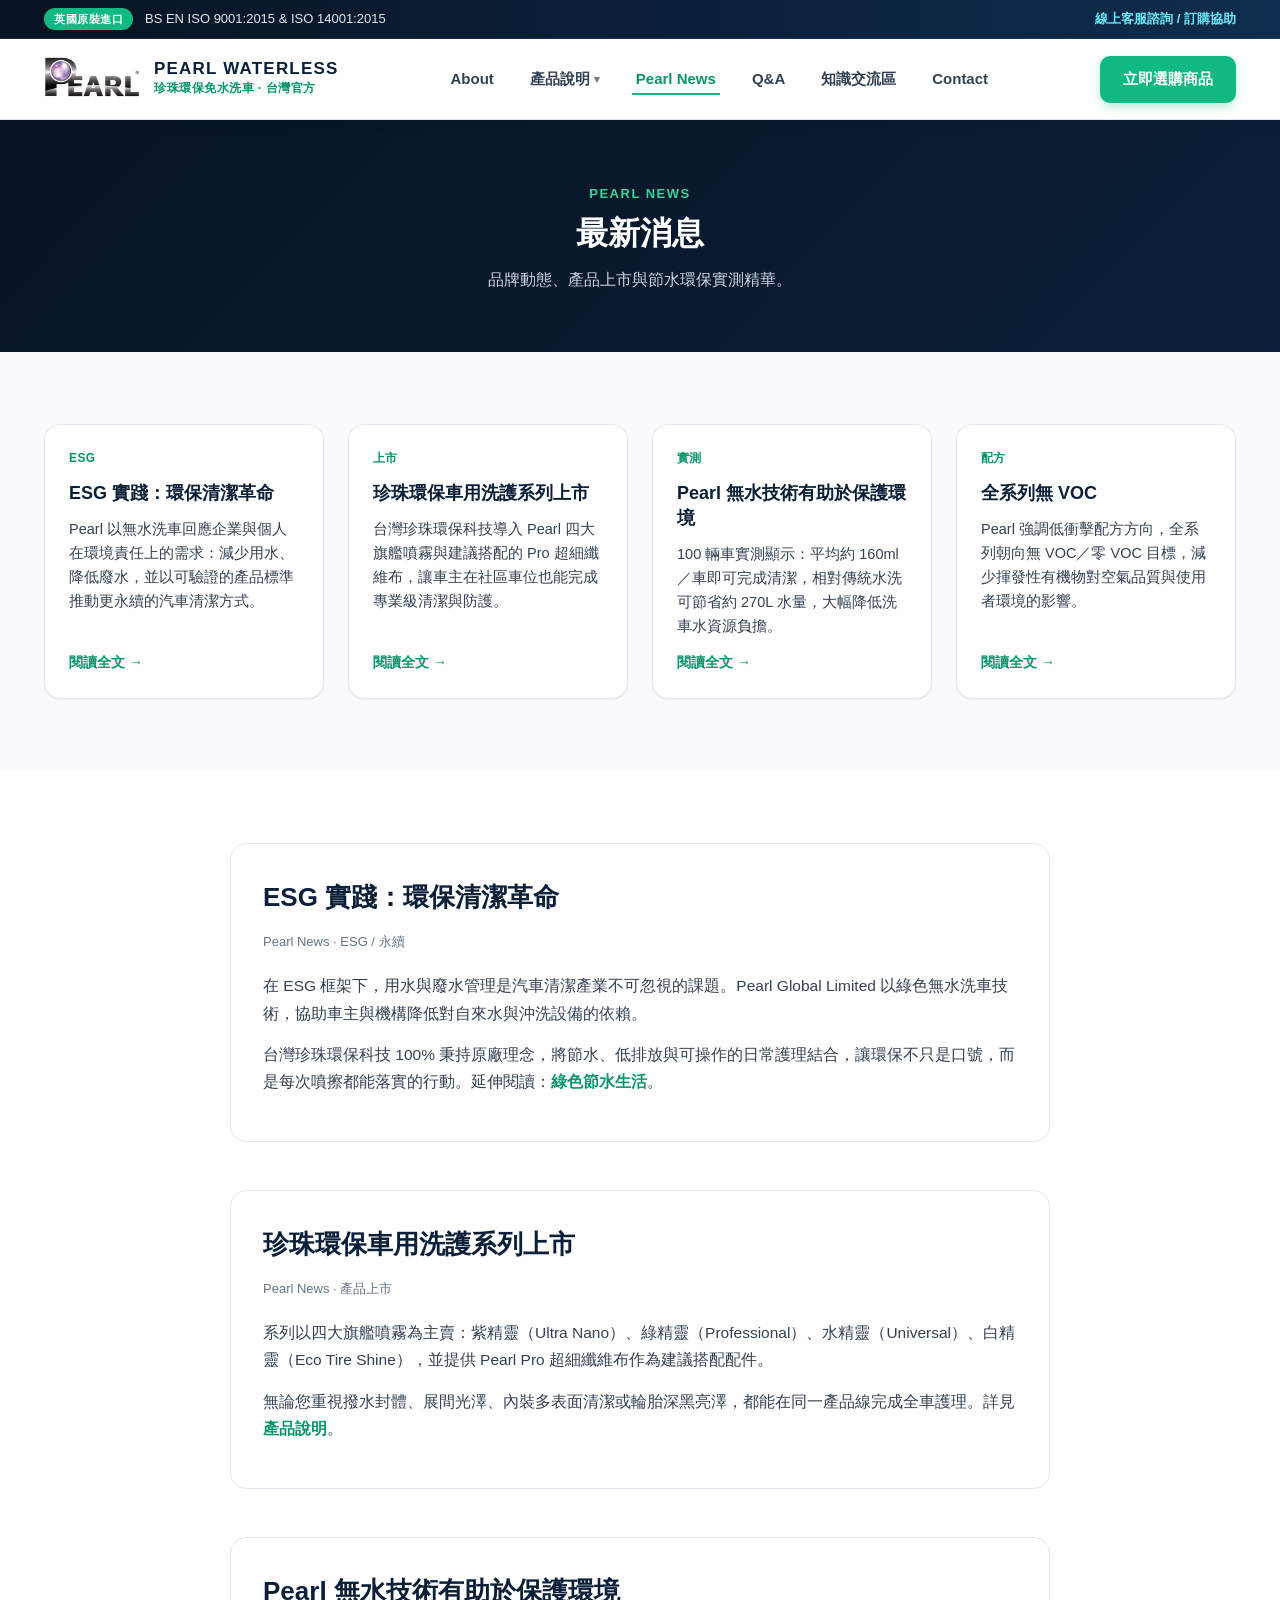
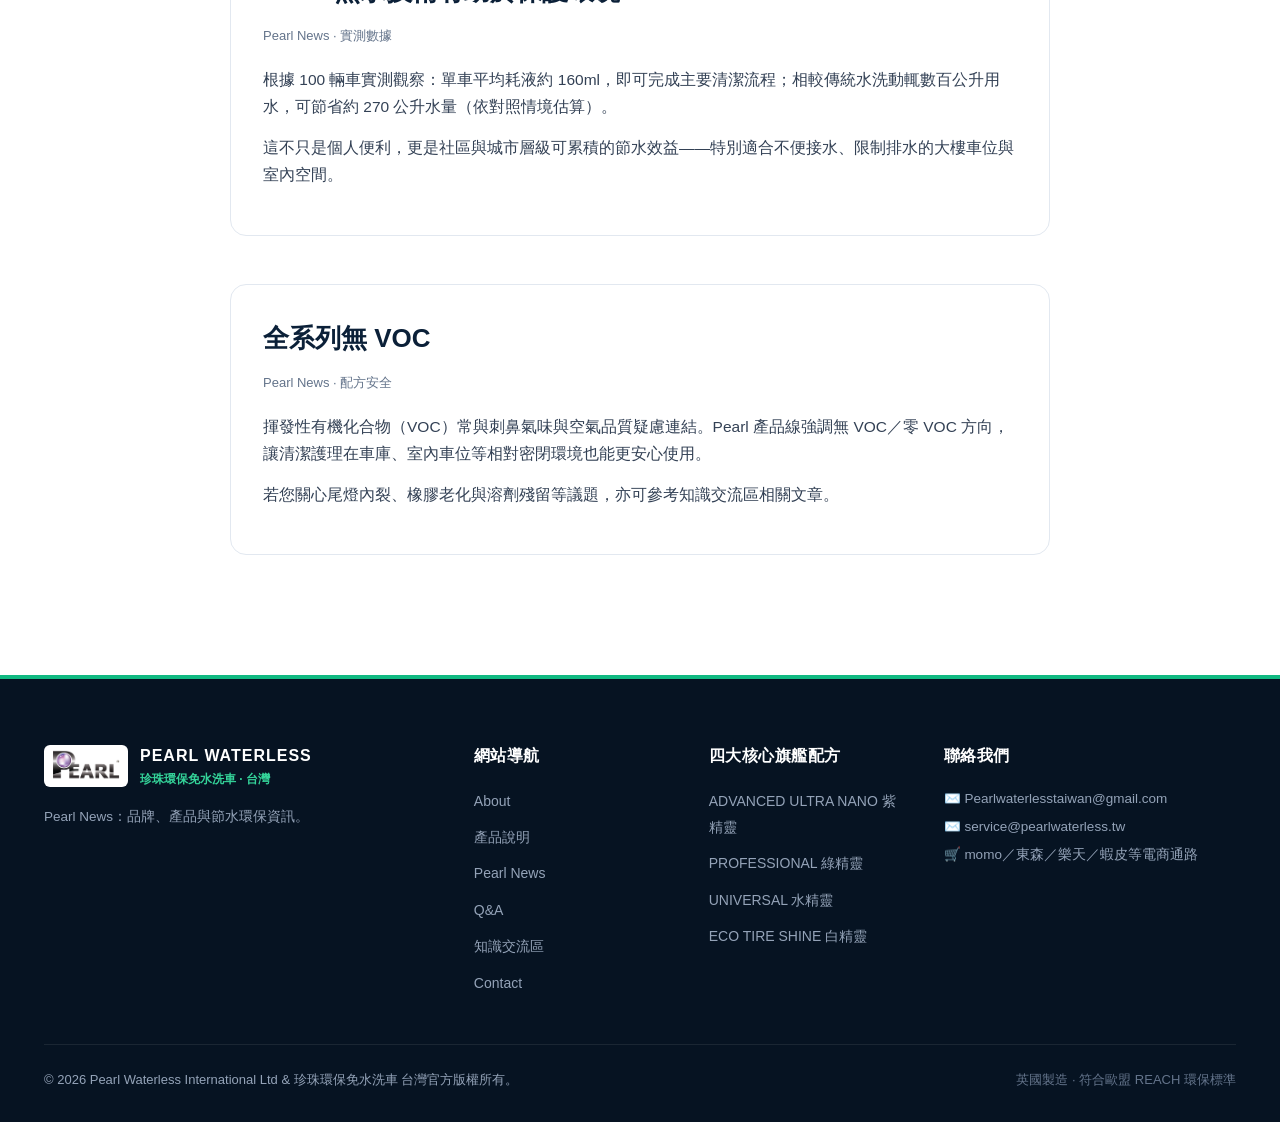
<file: news.html>
<!DOCTYPE html>
<html lang="zh-Hant">
<head>
  <meta charset="UTF-8">
  <meta name="viewport" content="width=device-width, initial-scale=1.0">
  <title>Pearl News｜珍珠環保免水洗車</title>
  <meta name="description" content="Pearl News：ESG 環保清潔、車用洗護上市、無水技術實測與全系列無 VOC 訊息。">
  <link rel="icon" type="image/png" href="assets/images/favicon-16x16.png">
  <link rel="stylesheet" href="style.css">
</head>
<body>

  <div class="top-bar">
    <div class="container">
      <div class="top-bar-left">
        <span class="top-bar-badge">英國原裝進口</span>
        <span>BS EN ISO 9001:2015 &amp; ISO 14001:2015</span>
      </div>
      <div class="top-bar-right">
        <a href="contact.html">線上客服諮詢 / 訂購協助</a>
      </div>
    </div>
  </div>

  <header class="header">
    <div class="container nav-wrap">
      <a href="index.html" class="brand-logo">
        <img src="assets/images/pearlwaterlesslogo.png" alt="Pearl Waterless" class="brand-logo-img">
        <div class="brand-info">
          <span class="brand-text-en">PEARL WATERLESS</span>
          <span class="brand-text-zh">珍珠環保免水洗車 · 台灣官方</span>
        </div>
      </a>
      <nav>
        <ul class="nav-links">
          <li><a href="about.html">About</a></li>
          <li class="nav-item-dropdown">
            <a href="products.html" class="dropdown-toggle">產品說明 <span class="dropdown-caret">▾</span></a>
            <ul class="dropdown-menu">
              <li><a href="products.html#ultra-nano">ADVANCED ULTRA NANO 紫精靈</a></li>
              <li><a href="products.html#professional">PROFESSIONAL 綠精靈</a></li>
              <li><a href="products.html#universal">UNIVERSAL 水精靈</a></li>
              <li><a href="products.html#tyreshine">ECO TIRE SHINE 白精靈</a></li>
              <li><a href="products.html#pro-cloth">Pearl Pro 超細纖維布</a></li>
            </ul>
          </li>
          <li><a href="news.html" class="active">Pearl News</a></li>
          <li><a href="faq.html">Q&amp;A</a></li>
          <li><a href="knowledge.html">知識交流區</a></li>
          <li><a href="contact.html">Contact</a></li>
        </ul>
      </nav>
      <div class="nav-actions">
        <a href="products.html" class="btn btn-primary">立即選購商品</a>
        <button class="mobile-menu-btn" aria-label="切換選單">☰</button>
      </div>
    </div>
  </header>

  <section class="section section-dark" style="padding: 60px 0;">
    <div class="container" style="text-align: center;">
      <span class="section-eyebrow" style="color: #34D399;">Pearl News</span>
      <h1 class="section-title">最新消息</h1>
      <p class="section-subtitle" style="max-width: 720px; margin: 0 auto;">品牌動態、產品上市與節水環保實測精華。</p>
    </div>
  </section>

  <section class="section section-alt">
    <div class="container">
      <div class="articles-grid">
        <article class="article-card">
          <span class="article-card-tag">ESG</span>
          <h3>ESG 實踐：環保清潔革命</h3>
          <p>Pearl 以無水洗車回應企業與個人在環境責任上的需求：減少用水、降低廢水，並以可驗證的產品標準推動更永續的汽車清潔方式。</p>
          <a href="#news-esg">閱讀全文 →</a>
        </article>
        <article class="article-card">
          <span class="article-card-tag">上市</span>
          <h3>珍珠環保車用洗護系列上市</h3>
          <p>台灣珍珠環保科技導入 Pearl 四大旗艦噴霧與建議搭配的 Pro 超細纖維布，讓車主在社區車位也能完成專業級清潔與防護。</p>
          <a href="#news-launch">閱讀全文 →</a>
        </article>
        <article class="article-card">
          <span class="article-card-tag">實測</span>
          <h3>Pearl 無水技術有助於保護環境</h3>
          <p>100 輛車實測顯示：平均約 160ml／車即可完成清潔，相對傳統水洗可節省約 270L 水量，大幅降低洗車水資源負擔。</p>
          <a href="#news-water">閱讀全文 →</a>
        </article>
        <article class="article-card">
          <span class="article-card-tag">配方</span>
          <h3>全系列無 VOC</h3>
          <p>Pearl 強調低衝擊配方方向，全系列朝向無 VOC／零 VOC 目標，減少揮發性有機物對空氣品質與使用者環境的影響。</p>
          <a href="#news-voc">閱讀全文 →</a>
        </article>
      </div>
    </div>
  </section>

  <section class="section">
    <div class="container">
      <article class="article-body" id="news-esg">
        <h2>ESG 實踐：環保清潔革命</h2>
        <div class="article-meta">Pearl News · ESG / 永續</div>
        <p>在 ESG 框架下，用水與廢水管理是汽車清潔產業不可忽視的課題。Pearl Global Limited 以綠色無水洗車技術，協助車主與機構降低對自來水與沖洗設備的依賴。</p>
        <p>台灣珍珠環保科技 100% 秉持原廠理念，將節水、低排放與可操作的日常護理結合，讓環保不只是口號，而是每次噴擦都能落實的行動。延伸閱讀：<a href="eco-technology.html" style="color:var(--accent-emerald-dark);font-weight:700;">綠色節水生活</a>。</p>
      </article>

      <article class="article-body" id="news-launch">
        <h2>珍珠環保車用洗護系列上市</h2>
        <div class="article-meta">Pearl News · 產品上市</div>
        <p>系列以四大旗艦噴霧為主賣：紫精靈（Ultra Nano）、綠精靈（Professional）、水精靈（Universal）、白精靈（Eco Tire Shine），並提供 Pearl Pro 超細纖維布作為建議搭配配件。</p>
        <p>無論您重視撥水封體、展間光澤、內裝多表面清潔或輪胎深黑亮澤，都能在同一產品線完成全車護理。詳見 <a href="products.html" style="color:var(--accent-emerald-dark);font-weight:700;">產品說明</a>。</p>
      </article>

      <article class="article-body" id="news-water">
        <h2>Pearl 無水技術有助於保護環境</h2>
        <div class="article-meta">Pearl News · 實測數據</div>
        <p>根據 100 輛車實測觀察：單車平均耗液約 160ml，即可完成主要清潔流程；相較傳統水洗動輒數百公升用水，可節省約 270 公升水量（依對照情境估算）。</p>
        <p>這不只是個人便利，更是社區與城市層級可累積的節水效益——特別適合不便接水、限制排水的大樓車位與室內空間。</p>
      </article>

      <article class="article-body" id="news-voc">
        <h2>全系列無 VOC</h2>
        <div class="article-meta">Pearl News · 配方安全</div>
        <p>揮發性有機化合物（VOC）常與刺鼻氣味與空氣品質疑慮連結。Pearl 產品線強調無 VOC／零 VOC 方向，讓清潔護理在車庫、室內車位等相對密閉環境也能更安心使用。</p>
        <p>若您關心尾燈內裂、橡膠老化與溶劑殘留等議題，亦可參考知識交流區相關文章。</p>
      </article>
    </div>
  </section>

  <footer class="footer">
    <div class="container">
      <div class="footer-grid">
        <div class="footer-col">
          <div style="display: flex; align-items: center; gap: 12px; margin-bottom: 16px;">
            <img src="assets/images/pearlwaterlesslogo.png" alt="Pearl Logo" style="height: 42px; width: auto; background: #fff; padding: 4px 8px; border-radius: 6px;">
            <div>
              <div style="color: #fff; font-weight: 800; font-size: 16px; letter-spacing: 1px;">PEARL WATERLESS</div>
              <div style="color: #34D399; font-size: 12px; font-weight: 600;">珍珠環保免水洗車 · 台灣</div>
            </div>
          </div>
          <p style="font-size: 13.5px; color: #94A3B8; line-height: 1.6;">Pearl News：品牌、產品與節水環保資訊。</p>
        </div>
        <div class="footer-col">
          <h4>網站導航</h4>
          <ul>
            <li><a href="about.html">About</a></li>
            <li><a href="products.html">產品說明</a></li>
            <li><a href="news.html">Pearl News</a></li>
            <li><a href="faq.html">Q&amp;A</a></li>
            <li><a href="knowledge.html">知識交流區</a></li>
            <li><a href="contact.html">Contact</a></li>
          </ul>
        </div>
        <div class="footer-col">
          <h4>四大核心旗艦配方</h4>
          <ul>
            <li><a href="products.html#ultra-nano">ADVANCED ULTRA NANO 紫精靈</a></li>
            <li><a href="products.html#professional">PROFESSIONAL 綠精靈</a></li>
            <li><a href="products.html#universal">UNIVERSAL 水精靈</a></li>
            <li><a href="products.html#tyreshine">ECO TIRE SHINE 白精靈</a></li>
          </ul>
        </div>
        <div class="footer-col">
          <h4>聯絡我們</h4>
          <div style="font-size: 13.5px; color: #94A3B8; display: flex; flex-direction: column; gap: 6px;">
            <span>✉️ Pearlwaterlesstaiwan@gmail.com</span>
            <span>✉️ service@pearlwaterless.tw</span>
            <span>🛒 momo／東森／樂天／蝦皮等電商通路</span>
          </div>
        </div>
      </div>
      <div class="footer-bottom">
        <div>&copy; 2026 Pearl Waterless International Ltd &amp; 珍珠環保免水洗車 台灣官方版權所有。</div>
        <div style="color: #64748B;">英國製造 · 符合歐盟 REACH 環保標準</div>
      </div>
    </div>
  </footer>

  <script src="script.js"></script>
</body>
</html>
</file>
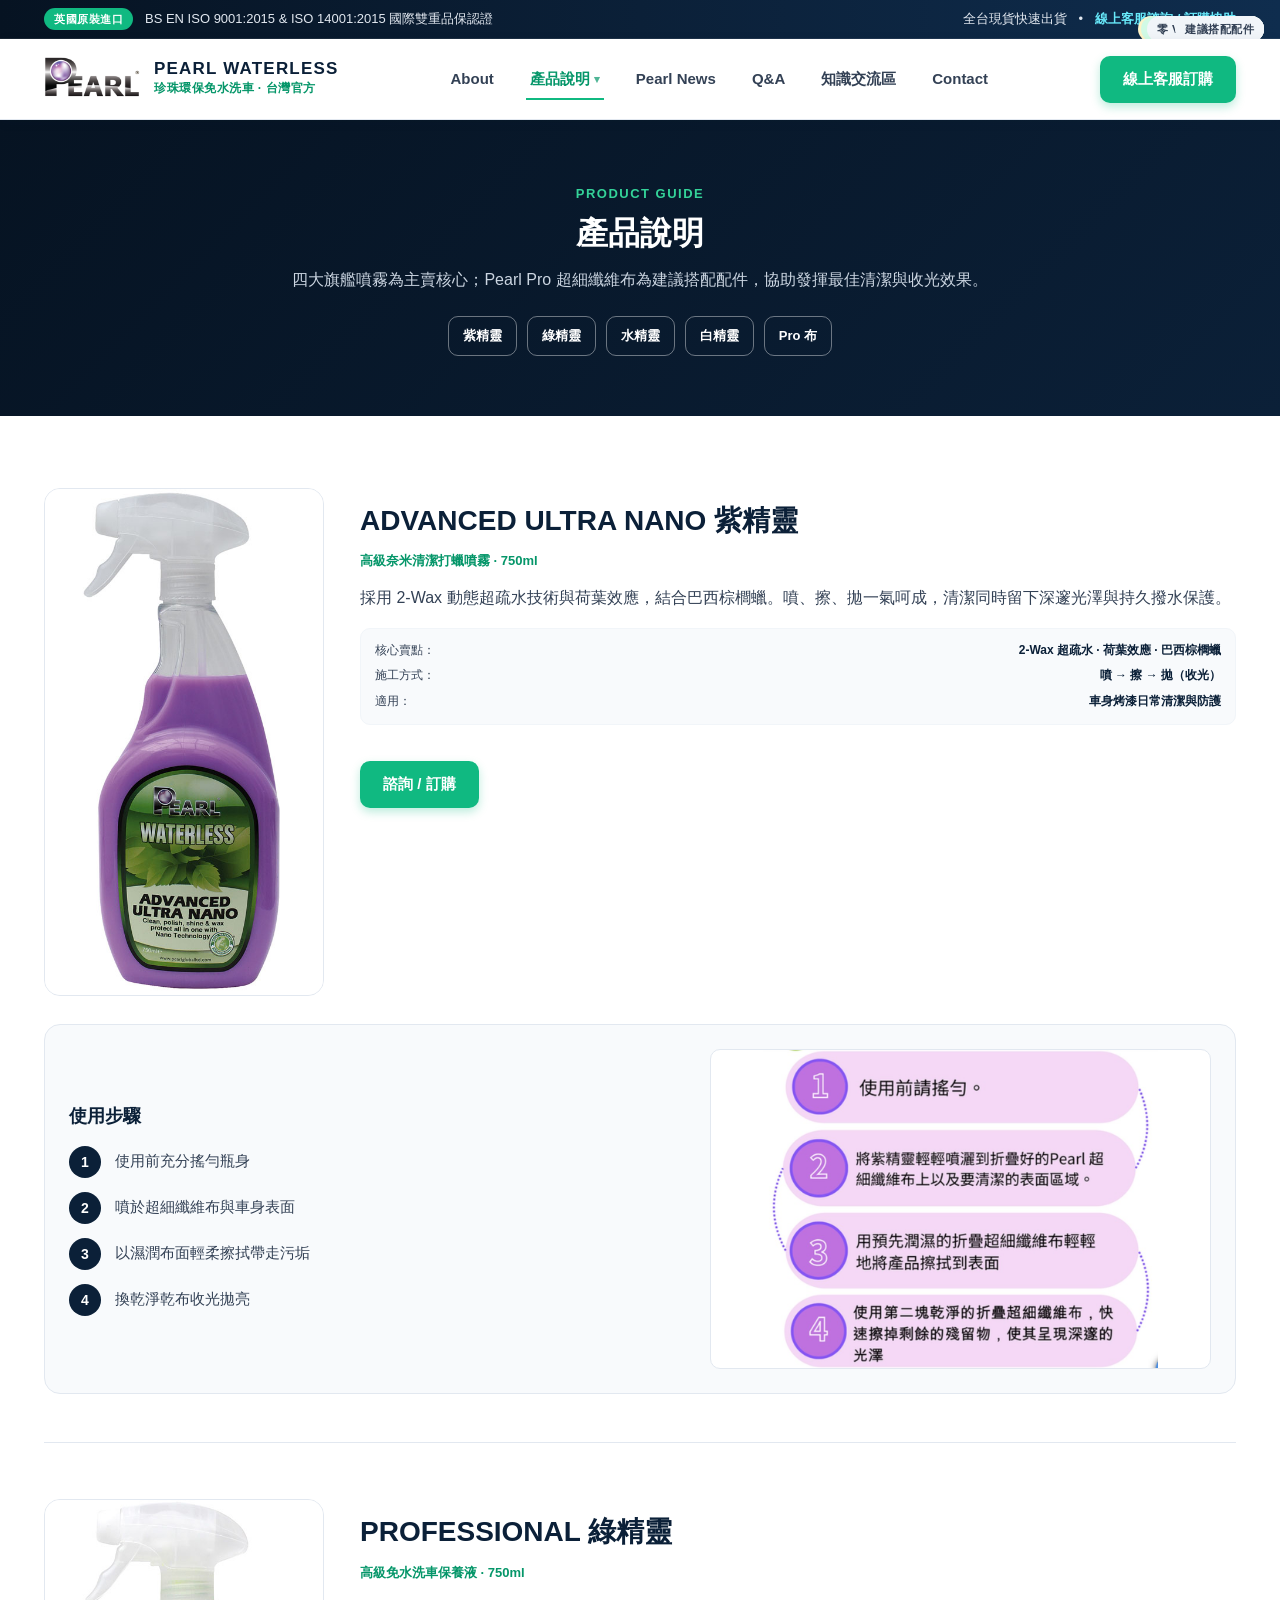
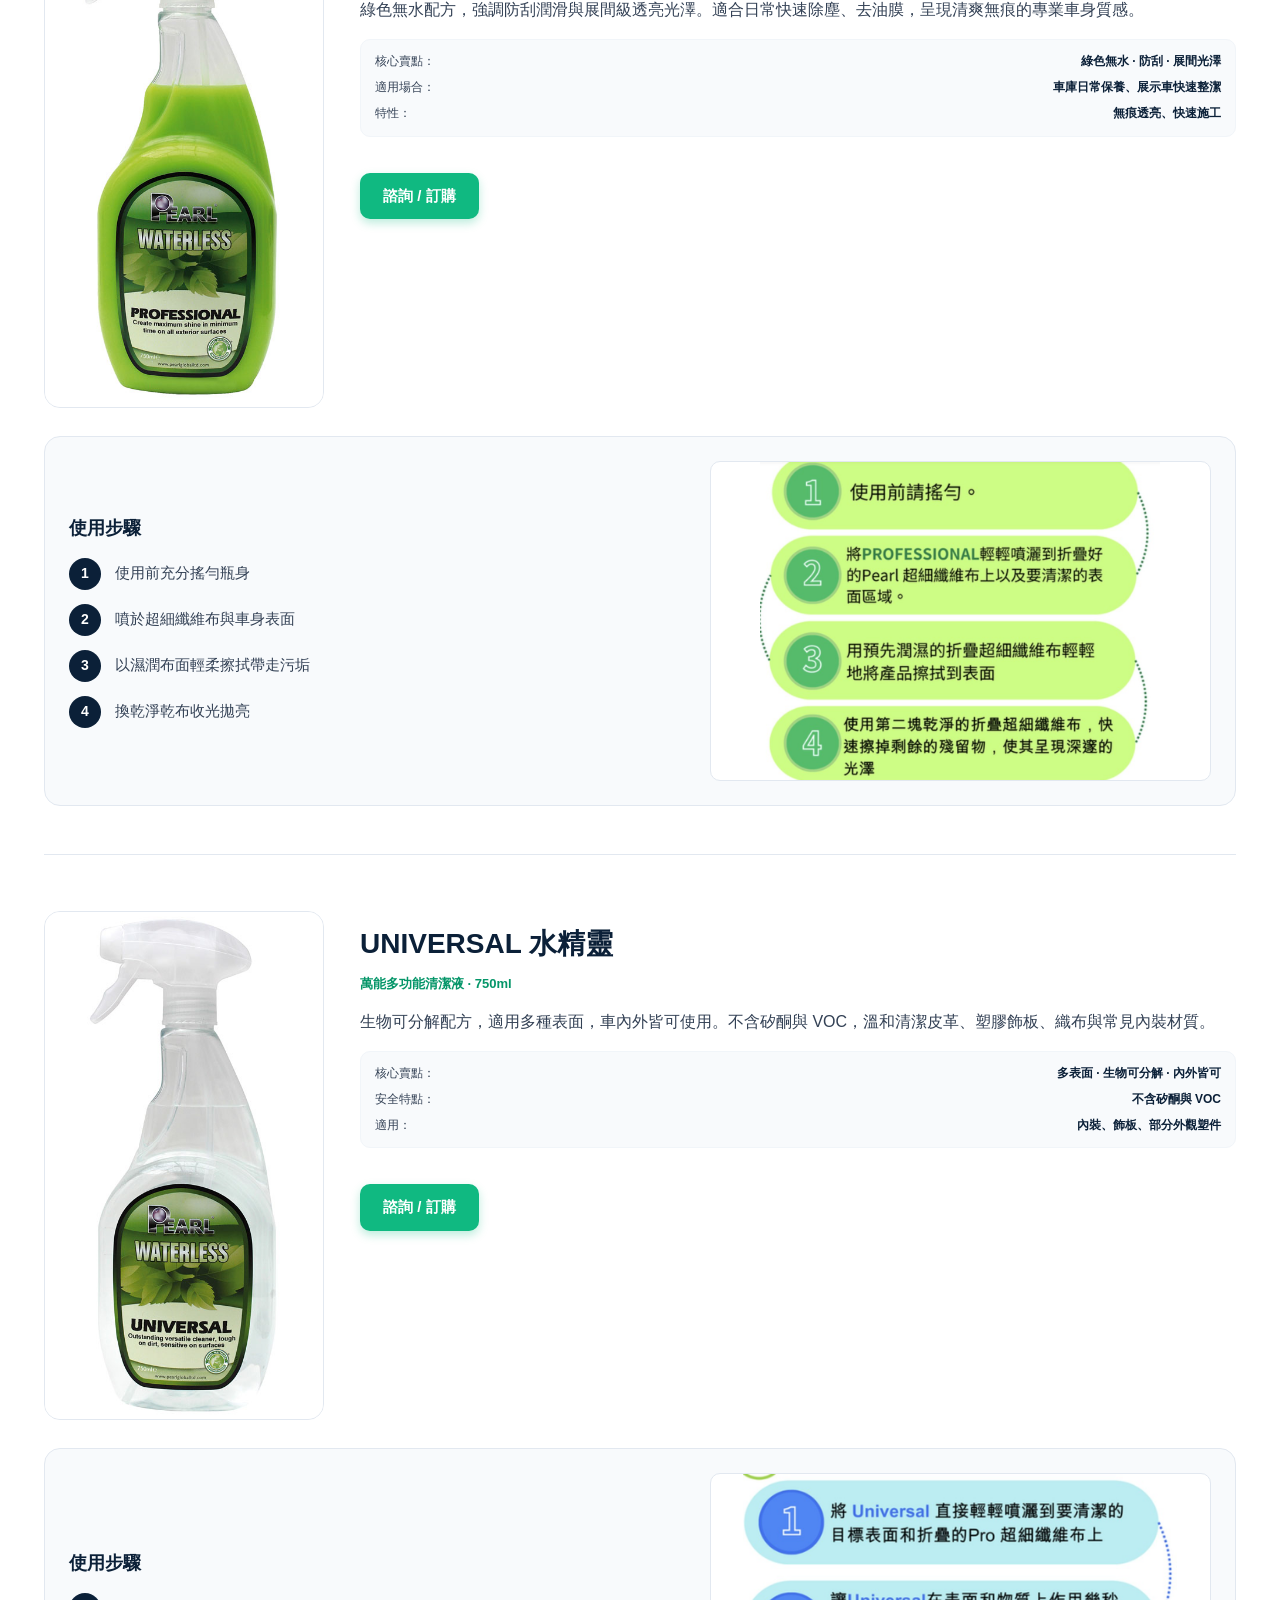
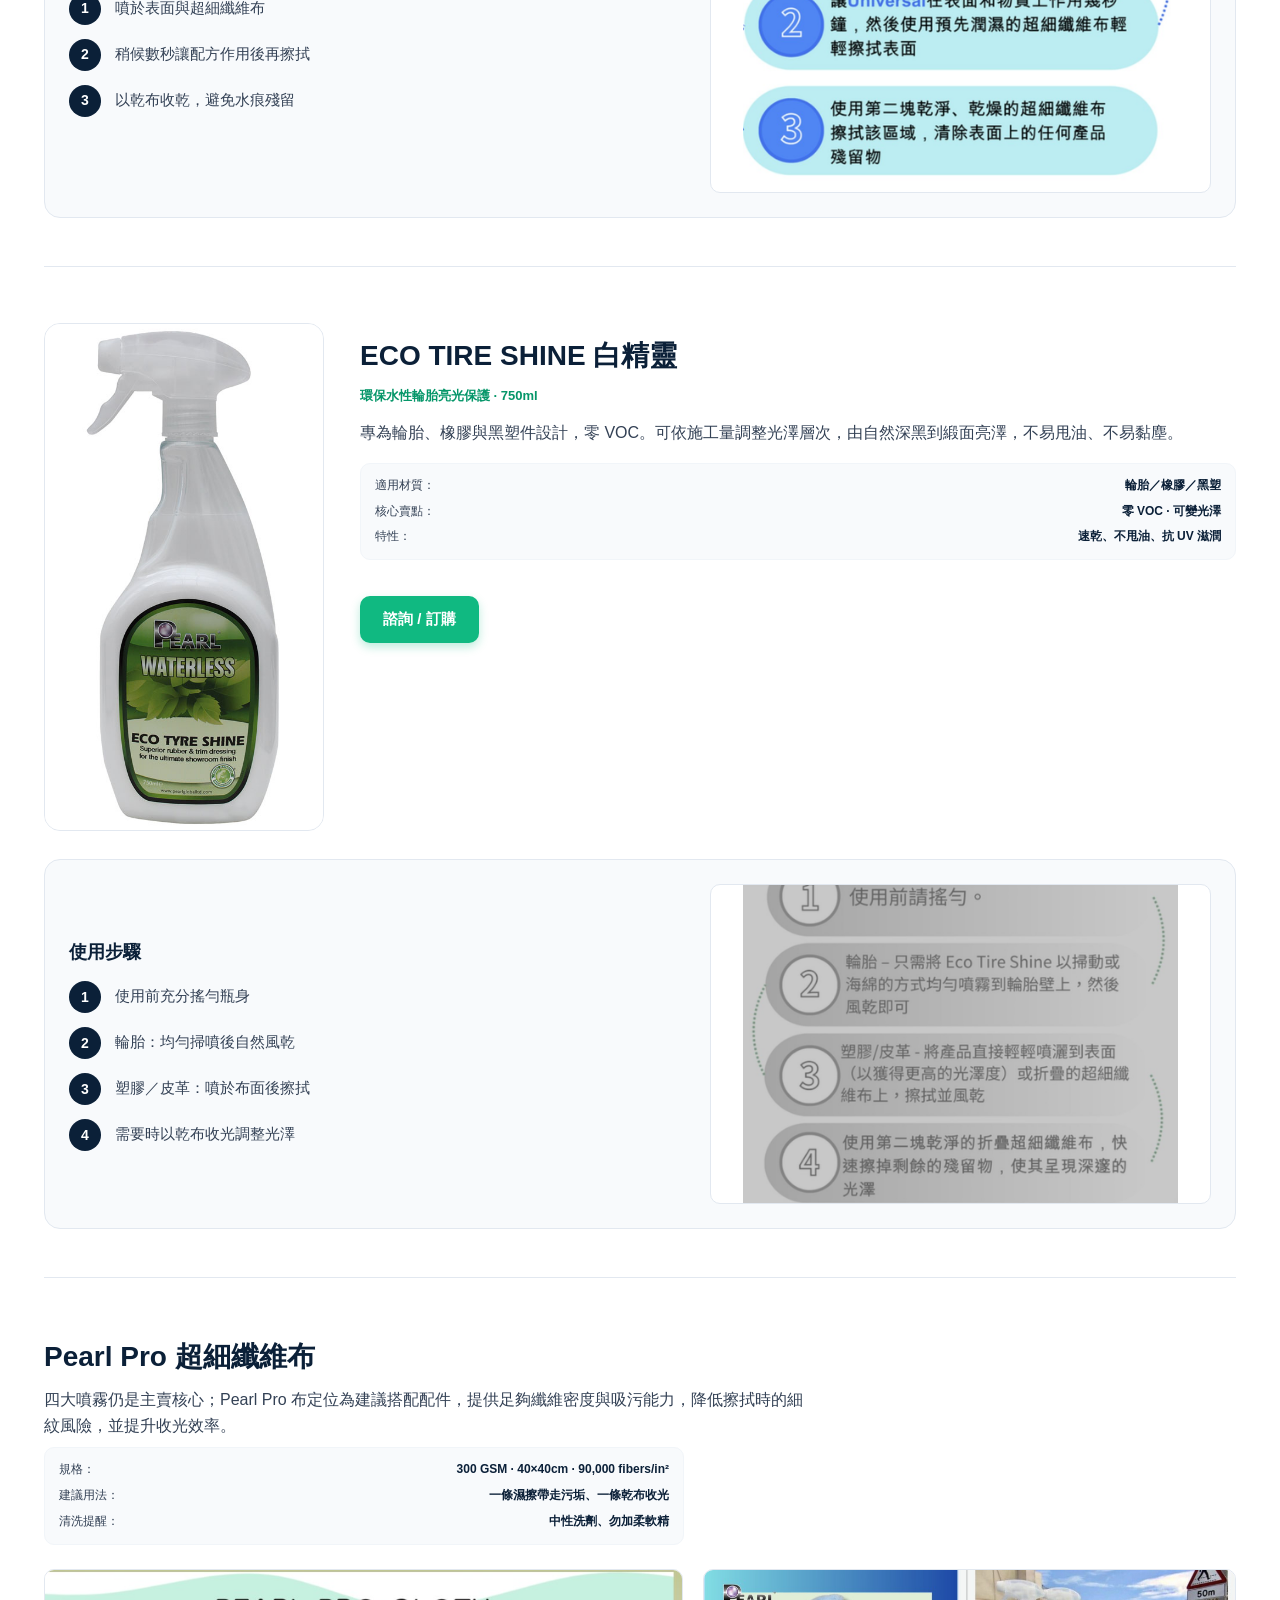
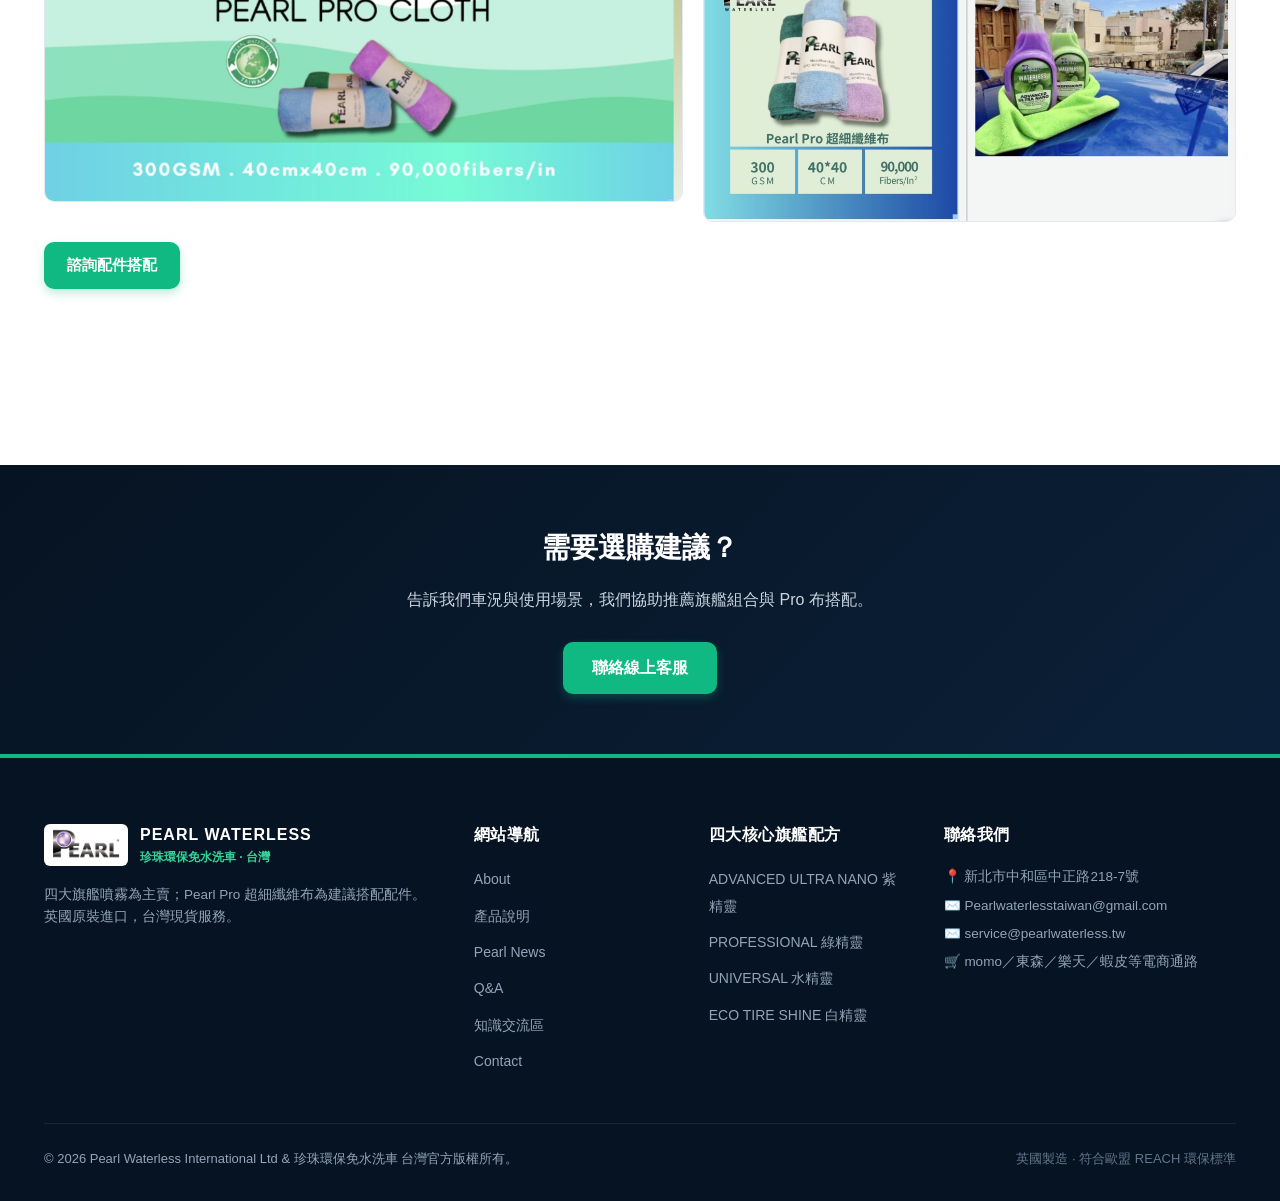
<file: products.html>
<!DOCTYPE html>
<html lang="zh-Hant">
<head>
  <meta charset="UTF-8">
  <meta name="viewport" content="width=device-width, initial-scale=1.0">
  <title>產品說明｜Pearl 珍珠環保免水洗車</title>
  <meta name="description" content="四大旗艦配方：紫精靈 Ultra Nano、綠精靈 Professional、水精靈 Universal、白精靈 Eco Tire Shine，以及 Pearl Pro 超細纖維布建議搭配配件。">
  <link rel="icon" type="image/png" href="assets/images/favicon-16x16.png">
  <link rel="stylesheet" href="style.css">
</head>
<body>

  <div class="top-bar">
    <div class="container">
      <div class="top-bar-left">
        <span class="top-bar-badge">英國原裝進口</span>
        <span>BS EN ISO 9001:2015 &amp; ISO 14001:2015 國際雙重品保認證</span>
      </div>
      <div class="top-bar-right">
        <span>全台現貨快速出貨</span>
        <span>•</span>
        <a href="contact.html">線上客服諮詢 / 訂購協助</a>
      </div>
    </div>
  </div>

  <header class="header">
    <div class="container nav-wrap">
      <a href="index.html" class="brand-logo">
        <img src="assets/images/pearlwaterlesslogo.png" alt="Pearl Waterless 珍珠環保免水洗車" class="brand-logo-img">
        <div class="brand-info">
          <span class="brand-text-en">PEARL WATERLESS</span>
          <span class="brand-text-zh">珍珠環保免水洗車 · 台灣官方</span>
        </div>
      </a>
      <nav>
        <ul class="nav-links">
          <li><a href="about.html">About</a></li>
          <li class="nav-item-dropdown">
            <a href="products.html" class="dropdown-toggle active">產品說明 <span class="dropdown-caret">▾</span></a>
            <ul class="dropdown-menu">
              <li><a href="products.html#ultra-nano">ADVANCED ULTRA NANO 紫精靈</a></li>
              <li><a href="products.html#professional">PROFESSIONAL 綠精靈</a></li>
              <li><a href="products.html#universal">UNIVERSAL 水精靈</a></li>
              <li><a href="products.html#tyreshine">ECO TIRE SHINE 白精靈</a></li>
              <li><a href="products.html#pro-cloth">Pearl Pro 超細纖維布</a></li>
            </ul>
          </li>
          <li><a href="news.html">Pearl News</a></li>
          <li><a href="faq.html">Q&amp;A</a></li>
          <li><a href="knowledge.html">知識交流區</a></li>
          <li><a href="contact.html">Contact</a></li>
        </ul>
      </nav>
      <div class="nav-actions">
        <a href="contact.html" class="btn btn-primary">線上客服訂購</a>
        <button class="mobile-menu-btn" aria-label="切換選單">☰</button>
      </div>
    </div>
  </header>

  <section class="section section-dark" style="padding: 60px 0;">
    <div class="container" style="text-align: center;">
      <span class="section-eyebrow" style="color: #34D399;">Product Guide</span>
      <h1 class="section-title">產品說明</h1>
      <p class="section-subtitle" style="max-width: 720px; margin: 0 auto;">
        四大旗艦噴霧為主賣核心；Pearl Pro 超細纖維布為建議搭配配件，協助發揮最佳清潔與收光效果。
      </p>
      <div class="product-jump">
        <a href="#ultra-nano" class="btn btn-outline">紫精靈</a>
        <a href="#professional" class="btn btn-outline">綠精靈</a>
        <a href="#universal" class="btn btn-outline">水精靈</a>
        <a href="#tyreshine" class="btn btn-outline">白精靈</a>
        <a href="#pro-cloth" class="btn btn-outline">Pro 布</a>
      </div>
    </div>
  </section>

  <section class="section">
    <div class="container">

      <!-- 紫精靈 -->
      <article class="product-detail-block" id="ultra-nano">
        <div class="product-detail-grid">
          <img src="assets/images/NANO.jpg" alt="ADVANCED ULTRA NANO 紫精靈" class="product-detail-img">
          <div>
            <span class="product-card-tag tag-hot">旗艦 · 2-Wax 超疏水</span>
            <h2 style="font-size: 28px; color: var(--primary-navy); margin: 10px 0 6px;">ADVANCED ULTRA NANO 紫精靈</h2>
            <div class="product-en-name" style="margin-bottom: 14px;">高級奈米清潔打蠟噴霧 · 750ml</div>
            <p style="color: var(--text-secondary); margin-bottom: 16px;">
              採用 2-Wax 動態超疏水技術與荷葉效應，結合巴西棕櫚蠟。噴、擦、拋一氣呵成，清潔同時留下深邃光澤與持久撥水保護。
            </p>
            <div class="product-specs">
              <span>核心賣點：<b>2-Wax 超疏水 · 荷葉效應 · 巴西棕櫚蠟</b></span>
              <span>施工方式：<b>噴 → 擦 → 拋（收光）</b></span>
              <span>適用：<b>車身烤漆日常清潔與防護</b></span>
            </div>
            <a href="contact.html?product=ultra-nano" class="btn btn-primary" style="margin-top: 18px;">諮詢 / 訂購</a>
          </div>
        </div>
        <div class="howto-steps">
          <div>
            <h3 style="font-size: 18px; color: var(--primary-navy); margin-bottom: 14px;">使用步驟</h3>
            <ol class="howto-steps-list">
              <li class="howto-step"><span class="howto-step-num">1</span><span class="howto-step-text">使用前充分搖勻瓶身</span></li>
              <li class="howto-step"><span class="howto-step-num">2</span><span class="howto-step-text">噴於超細纖維布與車身表面</span></li>
              <li class="howto-step"><span class="howto-step-num">3</span><span class="howto-step-text">以濕潤布面輕柔擦拭帶走污垢</span></li>
              <li class="howto-step"><span class="howto-step-num">4</span><span class="howto-step-text">換乾淨乾布收光拋亮</span></li>
            </ol>
          </div>
          <img src="assets/images/howto/howto-ultra-nano.png" alt="紫精靈使用步驟圖" class="howto-steps-img">
        </div>
      </article>

      <!-- 綠精靈 -->
      <article class="product-detail-block" id="professional">
        <div class="product-detail-grid">
          <img src="assets/images/P1A.jpg" alt="PROFESSIONAL 綠精靈" class="product-detail-img">
          <div>
            <span class="product-card-tag tag-emerald">綠色無水 · 展間光澤</span>
            <h2 style="font-size: 28px; color: var(--primary-navy); margin: 10px 0 6px;">PROFESSIONAL 綠精靈</h2>
            <div class="product-en-name" style="margin-bottom: 14px;">高級免水洗車保養液 · 750ml</div>
            <p style="color: var(--text-secondary); margin-bottom: 16px;">
              綠色無水配方，強調防刮潤滑與展間級透亮光澤。適合日常快速除塵、去油膜，呈現清爽無痕的專業車身質感。
            </p>
            <div class="product-specs">
              <span>核心賣點：<b>綠色無水 · 防刮 · 展間光澤</b></span>
              <span>適用場合：<b>車庫日常保養、展示車快速整潔</b></span>
              <span>特性：<b>無痕透亮、快速施工</b></span>
            </div>
            <a href="contact.html?product=professional" class="btn btn-primary" style="margin-top: 18px;">諮詢 / 訂購</a>
          </div>
        </div>
        <div class="howto-steps">
          <div>
            <h3 style="font-size: 18px; color: var(--primary-navy); margin-bottom: 14px;">使用步驟</h3>
            <ol class="howto-steps-list">
              <li class="howto-step"><span class="howto-step-num">1</span><span class="howto-step-text">使用前充分搖勻瓶身</span></li>
              <li class="howto-step"><span class="howto-step-num">2</span><span class="howto-step-text">噴於超細纖維布與車身表面</span></li>
              <li class="howto-step"><span class="howto-step-num">3</span><span class="howto-step-text">以濕潤布面輕柔擦拭帶走污垢</span></li>
              <li class="howto-step"><span class="howto-step-num">4</span><span class="howto-step-text">換乾淨乾布收光拋亮</span></li>
            </ol>
          </div>
          <img src="assets/images/howto/howto-professional.png" alt="綠精靈使用步驟圖" class="howto-steps-img">
        </div>
      </article>

      <!-- 水精靈 -->
      <article class="product-detail-block" id="universal">
        <div class="product-detail-grid">
          <img src="assets/images/U12.jpg" alt="UNIVERSAL 水精靈" class="product-detail-img">
          <div>
            <span class="product-card-tag">多表面 · 內外皆可</span>
            <h2 style="font-size: 28px; color: var(--primary-navy); margin: 10px 0 6px;">UNIVERSAL 水精靈</h2>
            <div class="product-en-name" style="margin-bottom: 14px;">萬能多功能清潔液 · 750ml</div>
            <p style="color: var(--text-secondary); margin-bottom: 16px;">
              生物可分解配方，適用多種表面，車內外皆可使用。不含矽酮與 VOC，溫和清潔皮革、塑膠飾板、織布與常見內裝材質。
            </p>
            <div class="product-specs">
              <span>核心賣點：<b>多表面 · 生物可分解 · 內外皆可</b></span>
              <span>安全特點：<b>不含矽酮與 VOC</b></span>
              <span>適用：<b>內裝、飾板、部分外觀塑件</b></span>
            </div>
            <a href="contact.html?product=universal" class="btn btn-primary" style="margin-top: 18px;">諮詢 / 訂購</a>
          </div>
        </div>
        <div class="howto-steps">
          <div>
            <h3 style="font-size: 18px; color: var(--primary-navy); margin-bottom: 14px;">使用步驟</h3>
            <ol class="howto-steps-list">
              <li class="howto-step"><span class="howto-step-num">1</span><span class="howto-step-text">噴於表面與超細纖維布</span></li>
              <li class="howto-step"><span class="howto-step-num">2</span><span class="howto-step-text">稍候數秒讓配方作用後再擦拭</span></li>
              <li class="howto-step"><span class="howto-step-num">3</span><span class="howto-step-text">以乾布收乾，避免水痕殘留</span></li>
            </ol>
          </div>
          <img src="assets/images/howto/howto-universal.png" alt="水精靈使用步驟圖" class="howto-steps-img">
        </div>
      </article>

      <!-- 白精靈 -->
      <article class="product-detail-block" id="tyreshine">
        <div class="product-detail-grid">
          <img src="assets/images/EC1.jpg" alt="ECO TIRE SHINE 白精靈" class="product-detail-img">
          <div>
            <span class="product-card-tag">零 VOC · 可變光澤</span>
            <h2 style="font-size: 28px; color: var(--primary-navy); margin: 10px 0 6px;">ECO TIRE SHINE 白精靈</h2>
            <div class="product-en-name" style="margin-bottom: 14px;">環保水性輪胎亮光保護 · 750ml</div>
            <p style="color: var(--text-secondary); margin-bottom: 16px;">
              專為輪胎、橡膠與黑塑件設計，零 VOC。可依施工量調整光澤層次，由自然深黑到緞面亮澤，不易甩油、不易黏塵。
            </p>
            <div class="product-specs">
              <span>適用材質：<b>輪胎／橡膠／黑塑</b></span>
              <span>核心賣點：<b>零 VOC · 可變光澤</b></span>
              <span>特性：<b>速乾、不甩油、抗 UV 滋潤</b></span>
            </div>
            <a href="contact.html?product=tyreshine" class="btn btn-primary" style="margin-top: 18px;">諮詢 / 訂購</a>
          </div>
        </div>
        <div class="howto-steps">
          <div>
            <h3 style="font-size: 18px; color: var(--primary-navy); margin-bottom: 14px;">使用步驟</h3>
            <ol class="howto-steps-list">
              <li class="howto-step"><span class="howto-step-num">1</span><span class="howto-step-text">使用前充分搖勻瓶身</span></li>
              <li class="howto-step"><span class="howto-step-num">2</span><span class="howto-step-text">輪胎：均勻掃噴後自然風乾</span></li>
              <li class="howto-step"><span class="howto-step-num">3</span><span class="howto-step-text">塑膠／皮革：噴於布面後擦拭</span></li>
              <li class="howto-step"><span class="howto-step-num">4</span><span class="howto-step-text">需要時以乾布收光調整光澤</span></li>
            </ol>
          </div>
          <img src="assets/images/howto/howto-tyreshine.png" alt="白精靈使用步驟圖" class="howto-steps-img">
        </div>
      </article>

      <!-- Pro Cloth -->
      <article class="product-detail-block" id="pro-cloth">
        <div>
          <span class="product-card-tag">建議搭配配件</span>
          <h2 style="font-size: 28px; color: var(--primary-navy); margin: 10px 0 6px;">Pearl Pro 超細纖維布</h2>
          <p style="color: var(--text-secondary); max-width: 760px; margin-bottom: 8px;">
            四大噴霧仍是主賣核心；Pearl Pro 布定位為建議搭配配件，提供足夠纖維密度與吸污能力，降低擦拭時的細紋風險，並提升收光效率。
          </p>
          <div class="product-specs" style="max-width: 640px;">
            <span>規格：<b>300 GSM · 40×40cm · 90,000 fibers/in²</b></span>
            <span>建議用法：<b>一條濕擦帶走污垢、一條乾布收光</b></span>
            <span>清洗提醒：<b>中性洗劑、勿加柔軟精</b></span>
          </div>
          <div class="pro-cloth-gallery">
            <img src="assets/images/howto/pro-cloth-banner.png" alt="Pearl Pro 超細纖維布">
            <img src="assets/images/howto/pro-cloth-specs.png" alt="Pearl Pro 規格 300 GSM">
          </div>
          <a href="contact.html?product=pro-cloth" class="btn btn-primary" style="margin-top: 20px;">諮詢配件搭配</a>
        </div>
      </article>

    </div>
  </section>

  <section class="section section-dark" style="text-align: center; padding: 60px 0;">
    <div class="container" style="max-width: 760px;">
      <h2 style="font-size: 28px; font-weight: 800; margin-bottom: 16px;">需要選購建議？</h2>
      <p style="font-size: 16px; color: #CBD5E1; margin-bottom: 28px;">
        告訴我們車況與使用場景，我們協助推薦旗艦組合與 Pro 布搭配。
      </p>
      <a href="contact.html" class="btn btn-primary" style="padding: 12px 28px; font-size: 16px;">聯絡線上客服</a>
    </div>
  </section>

  <footer class="footer">
    <div class="container">
      <div class="footer-grid">
        <div class="footer-col">
          <div style="display: flex; align-items: center; gap: 12px; margin-bottom: 16px;">
            <img src="assets/images/pearlwaterlesslogo.png" alt="Pearl Logo" style="height: 42px; width: auto; background: #fff; padding: 4px 8px; border-radius: 6px;">
            <div>
              <div style="color: #fff; font-weight: 800; font-size: 16px; letter-spacing: 1px;">PEARL WATERLESS</div>
              <div style="color: #34D399; font-size: 12px; font-weight: 600;">珍珠環保免水洗車 · 台灣</div>
            </div>
          </div>
          <p style="font-size: 13.5px; color: #94A3B8; line-height: 1.6;">
            四大旗艦噴霧為主賣；Pearl Pro 超細纖維布為建議搭配配件。英國原裝進口，台灣現貨服務。
          </p>
        </div>
        <div class="footer-col">
          <h4>網站導航</h4>
          <ul>
            <li><a href="about.html">About</a></li>
            <li><a href="products.html">產品說明</a></li>
            <li><a href="news.html">Pearl News</a></li>
            <li><a href="faq.html">Q&amp;A</a></li>
            <li><a href="knowledge.html">知識交流區</a></li>
            <li><a href="contact.html">Contact</a></li>
          </ul>
        </div>
        <div class="footer-col">
          <h4>四大核心旗艦配方</h4>
          <ul>
            <li><a href="products.html#ultra-nano">ADVANCED ULTRA NANO 紫精靈</a></li>
            <li><a href="products.html#professional">PROFESSIONAL 綠精靈</a></li>
            <li><a href="products.html#universal">UNIVERSAL 水精靈</a></li>
            <li><a href="products.html#tyreshine">ECO TIRE SHINE 白精靈</a></li>
          </ul>
        </div>
        <div class="footer-col">
          <h4>聯絡我們</h4>
          <div style="font-size: 13.5px; color: #94A3B8; display: flex; flex-direction: column; gap: 6px;">
            <span>📍 新北市中和區中正路218-7號</span>
            <span>✉️ Pearlwaterlesstaiwan@gmail.com</span>
            <span>✉️ service@pearlwaterless.tw</span>
            <span>🛒 momo／東森／樂天／蝦皮等電商通路</span>
          </div>
        </div>
      </div>
      <div class="footer-bottom">
        <div>&copy; 2026 Pearl Waterless International Ltd &amp; 珍珠環保免水洗車 台灣官方版權所有。</div>
        <div style="color: #64748B;">英國製造 · 符合歐盟 REACH 環保標準</div>
      </div>
    </div>
  </footer>

  <script src="script.js"></script>
</body>
</html>
</file>
<file: style.css>
/* ===================================================================
   Pearl Waterless International (Taiwan Edition)
   珍珠環保免水洗車 官方網站 核心樣式表
   配色系統：環保綠 (#10B981 / #059669)、英倫海軍藍 (#0B2038)、板岩深灰 (#1E293B)
   =================================================================== */

:root {
  --primary-navy: #0B2038;
  --primary-navy-dark: #061322;
  --primary-navy-light: #162E4A;
  --accent-emerald: #10B981;
  --accent-emerald-dark: #059669;
  --accent-emerald-light: #D1FAE5;
  --accent-cyan: #00A3E0;
  --accent-gold: #F59E0B;
  --text-primary: #0F172A;
  --text-secondary: #334155;
  --text-muted: #64748B;
  --text-light: #94A3B8;
  --bg-white: #FFFFFF;
  --bg-light: #F8FAFC;
  --bg-card: #FFFFFF;
  --bg-subtle: #F1F5F9;
  --border-color: #E2E8F0;
  --border-light: #F1F5F9;
  --shadow-sm: 0 1px 2px rgba(0, 0, 0, 0.05);
  --shadow-md: 0 4px 6px -1px rgba(0, 0, 0, 0.08), 0 2px 4px -2px rgba(0, 0, 0, 0.04);
  --shadow-lg: 0 10px 15px -3px rgba(0, 0, 0, 0.1), 0 4px 6px -4px rgba(0, 0, 0, 0.05);
  --shadow-xl: 0 20px 25px -5px rgba(0, 0, 0, 0.12), 0 8px 10px -6px rgba(0, 0, 0, 0.04);
  --font-main: -apple-system, BlinkMacSystemFont, "Segoe UI", Roboto, "Helvetica Neue", Arial, "Noto Sans TC", "PingFang TC", "Microsoft JhengHei", sans-serif;
  --radius-sm: 6px;
  --radius-md: 10px;
  --radius-lg: 16px;
  --radius-xl: 24px;
  --radius-full: 9999px;
  --max-width: 1240px;
  --transition: all 0.28s cubic-bezier(0.4, 0, 0.2, 1);
}

*, *::before, *::after {
  box-sizing: border-box;
  margin: 0;
  padding: 0;
}

html {
  scroll-behavior: smooth;
  font-size: 16px;
  -webkit-text-size-adjust: 100%;
}

body {
  font-family: var(--font-main);
  background-color: var(--bg-white);
  color: var(--text-primary);
  line-height: 1.65;
  overflow-x: hidden;
  -webkit-font-smoothing: antialiased;
}

img {
  max-width: 100%;
  height: auto;
  display: block;
}

a {
  color: inherit;
  text-decoration: none;
  transition: var(--transition);
}

ul, ol {
  list-style: none;
}

button, input, select, textarea {
  font: inherit;
}

.container {
  width: 100%;
  max-width: var(--max-width);
  margin-left: auto;
  margin-right: auto;
  padding-left: 24px;
  padding-right: 24px;
}

/* 頂部通知公告列 */
.top-bar {
  background: linear-gradient(90deg, #061322 0%, var(--primary-navy) 50%, #0F2D4E 100%);
  color: #E2E8F0;
  font-size: 13px;
  padding: 8px 0;
  border-bottom: 1px solid rgba(255, 255, 255, 0.08);
}

.top-bar .container {
  display: flex;
  justify-content: space-between;
  align-items: center;
  flex-wrap: wrap;
  gap: 10px;
}

.top-bar-left, .top-bar-right {
  display: flex;
  align-items: center;
  gap: 12px;
}

.top-bar-badge {
  background: var(--accent-emerald);
  color: #FFFFFF;
  padding: 2px 10px;
  border-radius: var(--radius-full);
  font-weight: 700;
  font-size: 11px;
  letter-spacing: 0.5px;
  text-transform: uppercase;
}

.top-bar a {
  color: #67E8F9;
  font-weight: 600;
  transition: var(--transition);
}

.top-bar a:hover {
  color: #FFFFFF;
  text-decoration: underline;
}

/* 主導航列 */
.header {
  background: rgba(255, 255, 255, 0.98);
  backdrop-filter: blur(12px);
  -webkit-backdrop-filter: blur(12px);
  position: sticky;
  top: 0;
  z-index: 1000;
  box-shadow: 0 2px 12px rgba(11, 32, 56, 0.06);
  border-bottom: 1px solid var(--border-color);
  transition: var(--transition);
}

.nav-wrap {
  display: flex;
  justify-content: space-between;
  align-items: center;
  height: 80px;
}

.brand-logo {
  display: flex;
  align-items: center;
  gap: 14px;
}

.brand-logo-img {
  height: 48px;
  width: auto;
  object-fit: contain;
}

.brand-info {
  display: flex;
  flex-direction: column;
}

.brand-text-en {
  font-size: 17px;
  font-weight: 800;
  color: var(--primary-navy);
  letter-spacing: 1.2px;
  line-height: 1.1;
}

.brand-text-zh {
  font-size: 12px;
  color: var(--accent-emerald-dark);
  font-weight: 600;
  letter-spacing: 0.5px;
}

.nav-links {
  display: flex;
  align-items: center;
  gap: 28px;
}

.nav-links li a {
  font-size: 15px;
  font-weight: 600;
  color: var(--text-secondary);
  padding: 8px 4px;
  position: relative;
}

.nav-links li a::after {
  content: '';
  position: absolute;
  bottom: 0;
  left: 0;
  width: 0%;
  height: 2px;
  background-color: var(--accent-emerald);
  transition: width 0.2s ease;
}

.nav-links li a:hover,
.nav-links li a.active {
  color: var(--accent-emerald-dark);
}

.nav-links li a:hover::after,
.nav-links li a.active::after {
  width: 100%;
}

.nav-actions {
  display: flex;
  align-items: center;
  gap: 14px;
}

.mobile-menu-btn {
  display: none;
  background: none;
  border: 1px solid var(--border-color);
  border-radius: var(--radius-sm);
  padding: 8px 12px;
  font-size: 22px;
  color: var(--primary-navy);
  cursor: pointer;
}

/* 導覽下拉選單 */
.nav-item-dropdown {
  position: relative;
}

.nav-item-dropdown > .dropdown-toggle {
  display: inline-flex;
  align-items: center;
  gap: 4px;
  cursor: pointer;
}

.dropdown-caret {
  font-size: 11px;
  opacity: 0.7;
}

.dropdown-menu {
  display: none;
  position: absolute;
  top: calc(100% + 8px);
  left: 50%;
  transform: translateX(-50%);
  min-width: 240px;
  background: #FFFFFF;
  border: 1px solid var(--border-color);
  border-radius: var(--radius-md);
  box-shadow: var(--shadow-lg);
  padding: 8px 0;
  z-index: 1200;
}

.dropdown-menu li a {
  display: block;
  padding: 10px 16px;
  font-size: 14px;
  font-weight: 600;
  color: var(--text-secondary);
  white-space: nowrap;
}

.dropdown-menu li a::after {
  display: none;
}

.dropdown-menu li a:hover {
  background: var(--accent-emerald-light);
  color: var(--accent-emerald-dark);
}

.nav-item-dropdown:hover > .dropdown-menu,
.nav-item-dropdown.open > .dropdown-menu {
  display: block;
}

/* 使用步驟 */
.howto-steps {
  display: grid;
  grid-template-columns: minmax(0, 1.1fr) minmax(0, 0.9fr);
  gap: 28px;
  align-items: center;
  margin-top: 28px;
  padding: 24px;
  background: var(--bg-light);
  border: 1px solid var(--border-color);
  border-radius: var(--radius-lg);
}

.howto-steps-list {
  display: flex;
  flex-direction: column;
  gap: 14px;
}

.howto-step {
  display: flex;
  gap: 14px;
  align-items: flex-start;
}

.howto-step-num {
  flex-shrink: 0;
  width: 32px;
  height: 32px;
  border-radius: 50%;
  background: var(--primary-navy);
  color: #fff;
  font-size: 14px;
  font-weight: 800;
  display: inline-flex;
  align-items: center;
  justify-content: center;
}

.howto-step-text {
  font-size: 14.5px;
  color: var(--text-secondary);
  line-height: 1.55;
  padding-top: 4px;
}

.howto-steps-img {
  border-radius: var(--radius-md);
  border: 1px solid var(--border-color);
  background: #fff;
  width: 100%;
  max-height: 320px;
  object-fit: contain;
}

.product-detail-block {
  margin-bottom: 56px;
  padding-bottom: 48px;
  border-bottom: 1px solid var(--border-color);
}

.product-detail-block:last-of-type {
  border-bottom: none;
}

.product-detail-grid {
  display: grid;
  grid-template-columns: 280px 1fr;
  gap: 36px;
  align-items: start;
}

.product-detail-img {
  width: 100%;
  border-radius: var(--radius-lg);
  border: 1px solid var(--border-color);
  background: var(--bg-light);
  object-fit: contain;
}

.pro-cloth-gallery {
  display: grid;
  grid-template-columns: 1.2fr 1fr;
  gap: 20px;
  margin-top: 24px;
}

.pro-cloth-gallery img {
  width: 100%;
  border-radius: var(--radius-md);
  border: 1px solid var(--border-color);
  background: #fff;
}

/* 新聞／知識文章 */
.articles-grid {
  display: grid;
  grid-template-columns: repeat(auto-fit, minmax(280px, 1fr));
  gap: 24px;
}

.article-card {
  background: var(--bg-card);
  border: 1px solid var(--border-color);
  border-radius: var(--radius-lg);
  padding: 24px;
  box-shadow: var(--shadow-sm);
  transition: var(--transition);
  display: flex;
  flex-direction: column;
  gap: 12px;
}

.article-card:hover {
  box-shadow: var(--shadow-md);
  border-color: rgba(16, 185, 129, 0.35);
}

.article-card-tag {
  display: inline-block;
  font-size: 12px;
  font-weight: 700;
  color: var(--accent-emerald-dark);
  letter-spacing: 0.4px;
}

.article-card h3 {
  font-size: 18px;
  color: var(--primary-navy);
  line-height: 1.4;
}

.article-card p {
  font-size: 14.5px;
  color: var(--text-secondary);
  line-height: 1.65;
  flex: 1;
}

.article-card a {
  color: var(--accent-emerald-dark);
  font-weight: 700;
  font-size: 14px;
}

.article-body {
  max-width: 820px;
  margin: 0 auto 48px;
  padding: 32px;
  background: #fff;
  border: 1px solid var(--border-color);
  border-radius: var(--radius-lg);
}

.article-body h2 {
  font-size: 26px;
  color: var(--primary-navy);
  margin-bottom: 12px;
}

.article-body .article-meta {
  font-size: 13px;
  color: var(--text-muted);
  margin-bottom: 20px;
}

.article-body p {
  font-size: 15.5px;
  color: var(--text-secondary);
  line-height: 1.75;
  margin-bottom: 14px;
}

.article-toggle {
  width: 100%;
  text-align: left;
  background: none;
  border: none;
  cursor: pointer;
  padding: 0;
}

.article-toggle h3 {
  font-size: 18px;
  color: var(--primary-navy);
  display: flex;
  justify-content: space-between;
  gap: 12px;
  align-items: center;
}

.article-expand {
  display: none;
  margin-top: 12px;
  padding-top: 12px;
  border-top: 1px solid var(--border-light);
}

.article-card.open .article-expand {
  display: block;
}

/* 按鈕系統 */
.btn {
  display: inline-flex;
  align-items: center;
  justify-content: center;
  gap: 8px;
  padding: 10px 22px;
  font-size: 15px;
  font-weight: 600;
  border-radius: var(--radius-md);
  border: 1px solid transparent;
  cursor: pointer;
  transition: var(--transition);
  text-align: center;
  white-space: nowrap;
}

.btn-primary {
  background-color: var(--accent-emerald);
  color: #FFFFFF;
  box-shadow: 0 4px 10px rgba(16, 185, 129, 0.28);
}

.btn-primary:hover {
  background-color: var(--accent-emerald-dark);
  color: #FFFFFF;
  transform: translateY(-1px);
  box-shadow: 0 6px 14px rgba(16, 185, 129, 0.35);
}

.btn-navy {
  background-color: var(--primary-navy);
  color: #FFFFFF;
}

.btn-navy:hover {
  background-color: #061322;
  color: #FFFFFF;
  transform: translateY(-1px);
}

.btn-outline {
  background: transparent;
  color: #FFFFFF;
  border-color: rgba(255, 255, 255, 0.4);
}

.btn-outline:hover {
  background: rgba(255, 255, 255, 0.12);
  border-color: #FFFFFF;
  color: #FFFFFF;
}

.btn-outline-dark {
  background: transparent;
  color: var(--primary-navy);
  border-color: var(--border-color);
}

.btn-outline-dark:hover {
  border-color: var(--accent-emerald);
  color: var(--accent-emerald-dark);
  background: var(--bg-light);
}

.btn-accent {
  background: linear-gradient(135deg, #00A3E0 0%, #0284C7 100%);
  color: #FFFFFF;
}

.btn-accent:hover {
  background: linear-gradient(135deg, #0284C7 0%, #0369A1 100%);
  color: #FFFFFF;
  transform: translateY(-1px);
}

/* 互動式輪播橫幅 (Banner Slider) */
.slider-container {
  position: relative;
  width: 100%;
  height: 580px;
  overflow: hidden;
  background: var(--primary-navy-dark);
}

.slider-wrapper {
  position: relative;
  width: 100%;
  height: 100%;
}

.slide {
  position: absolute;
  top: 0;
  left: 0;
  width: 100%;
  height: 100%;
  opacity: 0;
  visibility: hidden;
  transition: opacity 0.8s ease-in-out, visibility 0.8s ease-in-out;
  background-size: cover;
  background-position: center center;
  background-repeat: no-repeat;
}

.slide.active {
  opacity: 1;
  visibility: visible;
  z-index: 1;
}

.slide-overlay {
  position: absolute;
  top: 0;
  left: 0;
  width: 100%;
  height: 100%;
  background: linear-gradient(90deg, rgba(6, 19, 34, 0.88) 0%, rgba(11, 32, 56, 0.72) 48%, rgba(6, 19, 34, 0.45) 100%);
  display: flex;
  align-items: center;
}

.slide-content {
  max-width: 680px;
  color: #FFFFFF;
}

.slide-tag {
  display: inline-flex;
  align-items: center;
  gap: 8px;
  background: rgba(16, 185, 129, 0.2);
  border: 1px solid rgba(16, 185, 129, 0.6);
  color: #34D399;
  padding: 6px 14px;
  border-radius: var(--radius-full);
  font-size: 13px;
  font-weight: 700;
  margin-bottom: 16px;
  letter-spacing: 0.5px;
}

.slide-title {
  font-size: 42px;
  font-weight: 800;
  line-height: 1.22;
  margin-bottom: 16px;
  color: #FFFFFF;
}

.slide-title span {
  color: #34D399;
  display: block;
}

.slide-desc {
  font-size: 17px;
  color: #E2E8F0;
  line-height: 1.65;
  margin-bottom: 28px;
}

.slide-buttons {
  display: flex;
  gap: 14px;
  flex-wrap: wrap;
}

.slider-arrow {
  position: absolute;
  top: 50%;
  transform: translateY(-50%);
  z-index: 10;
  width: 50px;
  height: 50px;
  background: rgba(11, 32, 56, 0.65);
  border: 1px solid rgba(255, 255, 255, 0.25);
  border-radius: 50%;
  color: #FFFFFF;
  font-size: 24px;
  display: flex;
  align-items: center;
  justify-content: center;
  cursor: pointer;
  transition: var(--transition);
}

.slider-arrow:hover {
  background: var(--accent-emerald);
  border-color: var(--accent-emerald);
  transform: translateY(-50%) scale(1.08);
}

.slider-prev {
  left: 24px;
}

.slider-next {
  right: 24px;
}

.slider-dots {
  position: absolute;
  bottom: 24px;
  left: 50%;
  transform: translateX(-50%);
  z-index: 10;
  display: flex;
  gap: 10px;
}

.slider-dot {
  width: 14px;
  height: 14px;
  border-radius: 50%;
  background: rgba(255, 255, 255, 0.35);
  border: 2px solid transparent;
  cursor: pointer;
  transition: var(--transition);
}

.slider-dot.active {
  background: var(--accent-emerald);
  width: 36px;
  border-radius: 8px;
}

/* 國際認證橫條 */
.accreditations {
  background: #FFFFFF;
  padding: 32px 0;
  border-bottom: 1px solid var(--border-color);
  box-shadow: 0 4px 12px rgba(0, 0, 0, 0.03);
}

.accreditations-title {
  text-align: center;
  font-size: 13px;
  font-weight: 700;
  color: var(--text-muted);
  text-transform: uppercase;
  letter-spacing: 1.2px;
  margin-bottom: 20px;
}

.accreditations-grid {
  display: flex;
  justify-content: center;
  align-items: center;
  flex-wrap: wrap;
  gap: 36px;
}

.accreditation-card {
  display: flex;
  align-items: center;
  gap: 14px;
  padding: 8px 18px;
  border-radius: var(--radius-md);
  background: var(--bg-light);
  border: 1px solid var(--border-color);
  transition: var(--transition);
}

.accreditation-card:hover {
  transform: translateY(-2px);
  border-color: var(--accent-emerald);
  box-shadow: var(--shadow-sm);
}

.accreditation-img {
  height: 48px;
  width: auto;
  object-fit: contain;
}

.accreditation-card-text {
  font-size: 13px;
  font-weight: 700;
  color: var(--primary-navy);
  line-height: 1.25;
}

.accreditation-card-text small {
  display: block;
  font-size: 11px;
  font-weight: 500;
  color: var(--text-muted);
}

/* 通用區塊 */
.section {
  padding: 72px 0;
}

.section-alt {
  background-color: var(--bg-light);
}

.section-dark {
  background: linear-gradient(135deg, var(--primary-navy-dark) 0%, var(--primary-navy) 100%);
  color: #FFFFFF;
}

.section-header {
  text-align: center;
  max-width: 760px;
  margin: 0 auto 48px auto;
}

.section-eyebrow {
  display: inline-block;
  font-size: 13px;
  font-weight: 700;
  color: var(--accent-emerald-dark);
  text-transform: uppercase;
  letter-spacing: 1.5px;
  margin-bottom: 8px;
}

.section-dark .section-eyebrow {
  color: #34D399;
}

.section-title {
  font-size: 32px;
  font-weight: 800;
  color: var(--primary-navy);
  line-height: 1.25;
  margin-bottom: 14px;
}

.section-dark .section-title {
  color: #FFFFFF;
}

.section-subtitle {
  font-size: 16px;
  color: var(--text-secondary);
  line-height: 1.6;
}

.section-dark .section-subtitle {
  color: #CBD5E1;
}

/* 產品卡片 */
.products-grid {
  display: grid;
  grid-template-columns: repeat(auto-fit, minmax(280px, 1fr));
  gap: 28px;
}

.product-card {
  background: var(--bg-white);
  border: 1px solid var(--border-color);
  border-radius: var(--radius-lg);
  padding: 24px;
  display: flex;
  flex-direction: column;
  position: relative;
  transition: var(--transition);
  box-shadow: var(--shadow-sm);
  overflow: hidden;
}

.product-card:hover {
  transform: translateY(-6px);
  border-color: var(--accent-emerald);
  box-shadow: 0 16px 32px -8px rgba(11, 32, 56, 0.12);
}

.product-card-tag {
  position: absolute;
  top: 16px;
  right: 16px;
  background: var(--bg-subtle);
  color: var(--text-secondary);
  font-size: 11px;
  font-weight: 700;
  padding: 4px 10px;
  border-radius: var(--radius-full);
  letter-spacing: 0.5px;
  z-index: 2;
}

.product-card-tag.tag-hot {
  background: #FEF3C7;
  color: #92400E;
}

.product-card-tag.tag-emerald {
  background: var(--accent-emerald-light);
  color: var(--accent-emerald-dark);
}

.product-img-wrap {
  position: relative;
  width: 100%;
  height: 240px;
  background: linear-gradient(180deg, #F8FAFC 0%, #FFFFFF 100%);
  border-radius: var(--radius-md);
  margin-bottom: 20px;
  display: flex;
  align-items: center;
  justify-content: center;
  overflow: hidden;
  padding: 16px;
}

.product-img {
  max-height: 100%;
  max-width: 100%;
  object-fit: contain;
  transition: transform 0.4s ease;
}

.product-card:hover .product-img {
  transform: scale(1.08);
}

.product-card h3 {
  font-size: 20px;
  font-weight: 700;
  color: var(--primary-navy);
  margin-bottom: 4px;
  line-height: 1.3;
}

.product-en-name {
  font-size: 13px;
  color: var(--accent-emerald-dark);
  font-weight: 600;
  margin-bottom: 12px;
}

.product-card p {
  font-size: 14px;
  color: var(--text-secondary);
  line-height: 1.55;
  margin-bottom: 18px;
  flex-grow: 1;
}

.product-specs {
  background: var(--bg-light);
  border-radius: var(--radius-md);
  padding: 12px 14px;
  font-size: 12px;
  color: var(--text-secondary);
  margin-bottom: 18px;
  display: flex;
  flex-direction: column;
  gap: 6px;
  border: 1px solid var(--border-light);
}

.product-specs span {
  display: flex;
  justify-content: space-between;
}

.product-specs b {
  color: var(--primary-navy);
  font-weight: 600;
}

/* 奈米陶瓷展示 */
.showcase-grid {
  display: grid;
  grid-template-columns: 1fr 1fr;
  gap: 40px;
  align-items: center;
}

.showcase-img-frame {
  position: relative;
  border-radius: var(--radius-lg);
  overflow: hidden;
  box-shadow: var(--shadow-xl);
  border: 1px solid var(--border-color);
}

.showcase-img-frame img {
  width: 100%;
  height: 380px;
  object-fit: cover;
  transition: transform 0.6s ease;
}

.showcase-img-frame:hover img {
  transform: scale(1.03);
}

.showcase-feature-list {
  display: flex;
  flex-direction: column;
  gap: 18px;
}

.showcase-feature-item {
  display: flex;
  gap: 16px;
  background: var(--bg-white);
  padding: 18px;
  border-radius: var(--radius-md);
  border: 1px solid var(--border-color);
  transition: var(--transition);
}

.showcase-feature-item:hover {
  border-color: var(--accent-emerald);
  box-shadow: var(--shadow-sm);
  transform: translateX(4px);
}

.showcase-feature-icon {
  width: 44px;
  height: 44px;
  min-width: 44px;
  border-radius: var(--radius-sm);
  background: var(--accent-emerald-light);
  color: var(--accent-emerald-dark);
  display: flex;
  align-items: center;
  justify-content: center;
  font-size: 20px;
  font-weight: bold;
}

.showcase-feature-item h4 {
  font-size: 16px;
  color: var(--primary-navy);
  margin-bottom: 4px;
  font-weight: 700;
}

.showcase-feature-item p {
  font-size: 13px;
  color: var(--text-secondary);
  line-height: 1.5;
}

/* 節水計算機 */
.calc-card {
  background: var(--bg-white);
  border: 1px solid var(--border-color);
  border-radius: var(--radius-xl);
  padding: 40px;
  box-shadow: var(--shadow-lg);
  max-width: 980px;
  margin: 0 auto;
}

.calc-grid {
  display: grid;
  grid-template-columns: 1fr 1fr;
  gap: 40px;
  align-items: center;
}

.calc-control {
  margin-bottom: 24px;
}

.calc-label {
  display: flex;
  justify-content: space-between;
  font-size: 15px;
  font-weight: 700;
  color: var(--primary-navy);
  margin-bottom: 10px;
}

.calc-value-badge {
  color: var(--accent-emerald-dark);
  font-size: 18px;
  font-weight: 800;
}

.calc-slider {
  width: 100%;
  height: 8px;
  border-radius: 4px;
  background: #E2E8F0;
  outline: none;
  -webkit-appearance: none;
  cursor: pointer;
}

.calc-slider::-webkit-slider-thumb {
  -webkit-appearance: none;
  appearance: none;
  width: 22px;
  height: 22px;
  border-radius: 50%;
  background: var(--accent-emerald);
  cursor: pointer;
  box-shadow: 0 2px 6px rgba(16, 185, 129, 0.4);
  transition: transform 0.15s ease;
}

.calc-slider::-webkit-slider-thumb:hover {
  transform: scale(1.2);
}

.calc-results {
  background: linear-gradient(135deg, var(--primary-navy) 0%, var(--primary-navy-dark) 100%);
  color: #FFFFFF;
  border-radius: var(--radius-lg);
  padding: 32px;
  display: flex;
  flex-direction: column;
  gap: 24px;
  box-shadow: var(--shadow-md);
}

.calc-result-item {
  display: flex;
  flex-direction: column;
  border-bottom: 1px solid rgba(255, 255, 255, 0.12);
  padding-bottom: 16px;
}

.calc-result-item:last-child {
  border-bottom: none;
  padding-bottom: 0;
}

.calc-result-label {
  font-size: 13px;
  color: #94A3B8;
  margin-bottom: 4px;
}

.calc-result-num {
  font-size: 32px;
  font-weight: 800;
  color: #34D399;
  line-height: 1.1;
}

.calc-result-unit {
  font-size: 14px;
  color: #E2E8F0;
  font-weight: 500;
  margin-left: 6px;
}

/* FAQ 手風琴 */
.faq-list {
  max-width: 860px;
  margin: 0 auto;
  display: flex;
  flex-direction: column;
  gap: 14px;
}

.faq-item {
  background: var(--bg-white);
  border: 1px solid var(--border-color);
  border-radius: var(--radius-md);
  overflow: hidden;
  transition: var(--transition);
}

.faq-item.active {
  border-color: var(--accent-emerald);
  box-shadow: var(--shadow-md);
}

.faq-question {
  width: 100%;
  padding: 18px 24px;
  display: flex;
  justify-content: space-between;
  align-items: center;
  background: none;
  border: none;
  text-align: left;
  font-size: 16px;
  font-weight: 700;
  color: var(--primary-navy);
  cursor: pointer;
  transition: var(--transition);
}

.faq-question:hover {
  color: var(--accent-emerald-dark);
}

.faq-icon {
  font-size: 20px;
  color: var(--accent-emerald);
  transition: transform 0.3s ease;
}

.faq-item.active .faq-icon {
  transform: rotate(45deg);
}

.faq-answer {
  max-height: 0;
  overflow: hidden;
  transition: max-height 0.35s ease, padding 0.35s ease;
  background: var(--bg-light);
  padding: 0 24px;
}

.faq-item.active .faq-answer {
  max-height: 300px;
  padding: 18px 24px 22px 24px;
  border-top: 1px solid var(--border-light);
}

.faq-answer p {
  font-size: 14.5px;
  color: var(--text-secondary);
  line-height: 1.65;
}

/* 全幅 CTA 橫幅 */
.full-banner-cta {
  position: relative;
  background-size: cover;
  background-position: center center;
  padding: 80px 0;
  color: #FFFFFF;
}

.full-banner-cta::before {
  content: '';
  position: absolute;
  top: 0;
  left: 0;
  width: 100%;
  height: 100%;
  background: linear-gradient(90deg, rgba(6, 19, 34, 0.92) 0%, rgba(11, 32, 56, 0.82) 100%);
}

.full-banner-cta .container {
  position: relative;
  z-index: 2;
  text-align: center;
  max-width: 760px;
}

.full-banner-cta h2 {
  font-size: 34px;
  font-weight: 800;
  margin-bottom: 16px;
}

.full-banner-cta p {
  font-size: 16px;
  color: #CBD5E1;
  margin-bottom: 30px;
}

/* 產品分類過濾 */
.filter-tabs {
  display: flex;
  justify-content: center;
  flex-wrap: wrap;
  gap: 12px;
  margin-bottom: 40px;
}

.filter-btn {
  background: var(--bg-light);
  border: 1px solid var(--border-color);
  color: var(--text-secondary);
  padding: 10px 22px;
  border-radius: var(--radius-full);
  font-size: 14px;
  font-weight: 600;
  cursor: pointer;
  transition: var(--transition);
}

.filter-btn:hover,
.filter-btn.active {
  background: var(--accent-emerald);
  color: #FFFFFF;
  border-color: var(--accent-emerald);
  box-shadow: 0 4px 10px rgba(16, 185, 129, 0.25);
}

/* 表單樣式 */
.contact-form {
  background: var(--bg-white);
  padding: 36px;
  border-radius: var(--radius-xl);
  border: 1px solid var(--border-color);
  box-shadow: var(--shadow-lg);
}

.form-group {
  margin-bottom: 20px;
}

.form-group label {
  display: block;
  font-size: 14px;
  font-weight: 700;
  color: var(--primary-navy);
  margin-bottom: 8px;
}

.form-control {
  width: 100%;
  padding: 12px 16px;
  border: 1px solid var(--border-color);
  border-radius: var(--radius-md);
  font-size: 14.5px;
  color: var(--text-primary);
  background: #FFFFFF;
  transition: var(--transition);
}

.form-control:focus {
  outline: none;
  border-color: var(--accent-emerald);
  box-shadow: 0 0 0 3px rgba(16, 185, 129, 0.15);
}

/* 頁腳 Footer */
.footer {
  background-color: var(--primary-navy-dark);
  color: #94A3B8;
  padding-top: 64px;
  padding-bottom: 32px;
  border-top: 4px solid var(--accent-emerald);
}

.footer-grid {
  display: grid;
  grid-template-columns: 2fr 1fr 1fr 1.5fr;
  gap: 40px;
  margin-bottom: 48px;
}

.footer-col h4 {
  color: #FFFFFF;
  font-size: 16px;
  font-weight: 700;
  margin-bottom: 18px;
  letter-spacing: 0.5px;
}

.footer-col ul {
  display: flex;
  flex-direction: column;
  gap: 10px;
}

.footer-col ul li a {
  color: #94A3B8;
  font-size: 14px;
  transition: var(--transition);
}

.footer-col ul li a:hover {
  color: var(--accent-emerald);
  padding-left: 4px;
}

.footer-bottom {
  border-top: 1px solid rgba(255, 255, 255, 0.08);
  padding-top: 24px;
  display: flex;
  justify-content: space-between;
  align-items: center;
  flex-wrap: wrap;
  gap: 16px;
  font-size: 13px;
}

.product-jump {
  margin-top: 24px;
  display: flex;
  gap: 10px;
  justify-content: center;
  flex-wrap: wrap;
}

.product-jump .btn {
  padding: 8px 14px;
  font-size: 13px;
}
  display: grid;
  grid-template-columns: minmax(0, 1.15fr) minmax(0, 0.85fr);
  gap: 48px;
  align-items: start;
}

.form-row {
  display: grid;
  grid-template-columns: 1fr 1fr;
  gap: 16px;
}

.contact-aside {
  display: flex;
  flex-direction: column;
  gap: 24px;
}

.contact-info-card {
  background: var(--bg-light);
  border-radius: 16px;
  border: 1px solid var(--border-color);
  padding: 32px;
}

.contact-guarantee-card {
  background: linear-gradient(135deg, var(--primary-navy) 0%, #173B63 100%);
  border-radius: 16px;
  padding: 32px;
  color: #fff;
}

/* 響應式佈局：平板 */
@media (max-width: 992px) {
  .container {
    padding-left: 18px;
    padding-right: 18px;
  }

  .nav-wrap {
    height: 68px;
  }

  .brand-logo-img {
    height: 40px;
  }

  .brand-text-en {
    font-size: 15px;
  }

  .brand-text-zh {
    font-size: 11px;
  }

  .nav-links {
    position: fixed;
    top: 68px;
    left: 0;
    width: 100%;
    background: #FFFFFF;
    flex-direction: column;
    align-items: stretch;
    padding: 16px 18px 28px;
    gap: 4px;
    border-bottom: 1px solid var(--border-color);
    box-shadow: var(--shadow-lg);
    display: none;
    max-height: calc(100vh - 68px);
    overflow-y: auto;
    z-index: 999;
  }

  .nav-links.active {
    display: flex;
  }

  .nav-links > li > a {
    display: block;
    padding: 14px 8px;
    font-size: 16px;
    border-bottom: 1px solid var(--border-light);
  }

  .nav-links > li > a::after {
    display: none;
  }

  .mobile-menu-btn {
    display: block;
  }

  .nav-actions .btn {
    display: none;
  }

  .nav-item-dropdown > .dropdown-menu {
    position: static;
    transform: none;
    box-shadow: none;
    border: none;
    border-radius: 0;
    padding: 0 0 8px 8px;
    min-width: 0;
    display: none;
    background: var(--bg-light);
    margin: 0 0 8px;
  }

  .nav-item-dropdown.open > .dropdown-menu {
    display: block;
  }

  .nav-item-dropdown:hover > .dropdown-menu {
    display: none;
  }

  .nav-item-dropdown.open:hover > .dropdown-menu {
    display: block;
  }

  .dropdown-menu li a {
    white-space: normal;
    padding: 12px 12px;
    font-size: 14px;
  }

  .section {
    padding: 48px 0;
  }

  .section-header {
    margin-bottom: 32px;
  }

  .section-title {
    font-size: 26px;
  }

  .product-detail-grid,
  .howto-steps,
  .pro-cloth-gallery,
  .contact-layout,
  .showcase-grid,
  .calc-grid {
    grid-template-columns: 1fr;
    gap: 24px;
  }

  .howto-steps {
    padding: 18px;
  }

  .products-grid {
    grid-template-columns: repeat(2, minmax(0, 1fr));
    gap: 16px;
  }

  .slider-container {
    height: 520px;
  }

  .slide-overlay {
    background: linear-gradient(180deg, rgba(6, 19, 34, 0.55) 0%, rgba(6, 19, 34, 0.88) 55%, rgba(6, 19, 34, 0.94) 100%);
    align-items: flex-end;
    padding-bottom: 52px;
  }

  .slide-title {
    font-size: 28px;
  }

  .slide-desc {
    font-size: 15px;
  }

  .accreditations-grid {
    gap: 14px;
  }

  .accreditation-card {
    flex: 1 1 calc(50% - 14px);
    min-width: 0;
  }

  .footer-grid {
    grid-template-columns: 1fr 1fr;
    gap: 28px;
  }

  .filter-tabs {
    justify-content: flex-start;
    flex-wrap: nowrap;
    overflow-x: auto;
    -webkit-overflow-scrolling: touch;
    gap: 8px;
    padding-bottom: 8px;
    margin-bottom: 28px;
  }

  .filter-btn {
    flex: 0 0 auto;
    padding: 8px 14px;
    font-size: 13px;
    white-space: nowrap;
  }
}

/* 響應式佈局：手機 */
@media (max-width: 640px) {
  .top-bar {
    font-size: 12px;
    padding: 7px 0;
  }

  .top-bar-right {
    display: none;
  }

  .top-bar-left {
    gap: 8px;
    flex-wrap: wrap;
  }

  .top-bar-left > span:not(.top-bar-badge) {
    font-size: 11px;
    line-height: 1.35;
    display: -webkit-box;
    -webkit-line-clamp: 1;
    -webkit-box-orient: vertical;
    overflow: hidden;
  }

  .nav-wrap {
    height: 60px;
  }

  .nav-links {
    top: 60px;
    max-height: calc(100vh - 60px);
  }

  .brand-logo {
    gap: 10px;
    min-width: 0;
  }

  .brand-logo-img {
    height: 34px;
  }

  .brand-text-zh {
    display: none;
  }

  .brand-text-en {
    font-size: 14px;
    letter-spacing: 0.8px;
  }

  .section {
    padding: 40px 0;
  }

  .section-title {
    font-size: 22px;
  }

  .section-subtitle {
    font-size: 14.5px;
  }

  .section-header {
    margin-bottom: 24px;
  }

  .slider-container {
    height: 480px;
  }

  .slide-content {
    max-width: 100%;
    padding-right: 4px;
  }

  .slide-tag {
    font-size: 11px;
    padding: 5px 10px;
    margin-bottom: 10px;
    max-width: 100%;
    white-space: normal;
    line-height: 1.35;
  }

  .slide-title {
    font-size: 22px;
    margin-bottom: 10px;
  }

  .slide-desc {
    font-size: 13.5px;
    margin-bottom: 16px;
    display: -webkit-box;
    -webkit-line-clamp: 3;
    -webkit-box-orient: vertical;
    overflow: hidden;
  }

  .slide-buttons {
    gap: 10px;
  }

  .slide-buttons .btn {
    flex: 1 1 100%;
    text-align: center;
    justify-content: center;
    padding: 11px 16px !important;
    font-size: 14px !important;
    white-space: normal;
  }

  .slider-arrow {
    display: none;
  }

  .slider-dots {
    bottom: 14px;
  }

  .products-grid {
    grid-template-columns: 1fr;
    gap: 16px;
  }

  .product-card {
    padding: 18px;
  }

  .product-detail-block {
    margin-bottom: 40px;
  }

  .product-detail-img {
    max-height: 280px;
    width: 100%;
    object-fit: contain;
  }

  .howto-steps-img {
    width: 100%;
    max-height: none;
  }

  .howto-step-text {
    font-size: 14px;
  }

  .accreditation-card {
    flex: 1 1 100%;
    padding: 10px 14px;
  }

  .accreditation-img {
    height: 40px;
  }

  .calc-card {
    padding: 20px 16px;
  }

  .calc-results {
    padding: 22px 18px;
  }

  .calc-result-num {
    font-size: 26px;
  }

  .faq-question {
    padding: 14px 16px;
    font-size: 14.5px;
    gap: 12px;
    align-items: flex-start;
  }

  .faq-question span:first-child {
    flex: 1;
    min-width: 0;
    line-height: 1.45;
  }

  .faq-answer {
    padding-left: 16px;
    padding-right: 16px;
  }

  .faq-answer p {
    font-size: 14px;
  }

  .contact-form,
  .contact-info-card,
  .contact-guarantee-card {
    padding: 22px 18px;
  }

  .form-row {
    grid-template-columns: 1fr;
  }

  .footer-grid {
    grid-template-columns: 1fr;
    gap: 28px;
  }

  .footer-bottom {
    flex-direction: column;
    align-items: flex-start;
    gap: 8px;
    text-align: left;
  }

  .full-banner-cta {
    padding: 48px 0;
    text-align: center;
  }

  .full-banner-cta h2 {
    font-size: 22px;
  }

  .full-banner-cta p {
    font-size: 14.5px;
  }

  .article-body {
    padding: 18px;
  }

  .article-card h3 {
    font-size: 18px;
  }

  /* 壓制常見 inline 大標題／雙欄在手機撐破 */
  .section-dark[style*="padding: 60px"],
  section[style*="padding: 60px"] {
    padding: 40px 0 !important;
  }

  h2[style*="font-size: 32px"],
  h2[style*="font-size: 28px"] {
    font-size: 22px !important;
  }

  .product-jump {
    margin-top: 20px;
    display: flex;
    gap: 8px;
    justify-content: center;
    flex-wrap: wrap;
  }

  .product-jump .btn {
    padding: 8px 12px !important;
    font-size: 12.5px !important;
    white-space: nowrap;
  }

  a[href^="mailto:"] {
    word-break: break-all;
  }

  div[style*="minmax(320px"],
  div[style*="minmax(240px"] {
    grid-template-columns: 1fr !important;
    gap: 20px !important;
  }

  div[style*="grid-template-columns: 1fr 1fr"] {
    grid-template-columns: 1fr !important;
  }
}

@media (max-width: 400px) {
  .slide-title {
    font-size: 20px;
  }

  .container {
    padding-left: 14px;
    padding-right: 14px;
  }

  .btn {
    font-size: 13.5px;
  }
}
</file>
